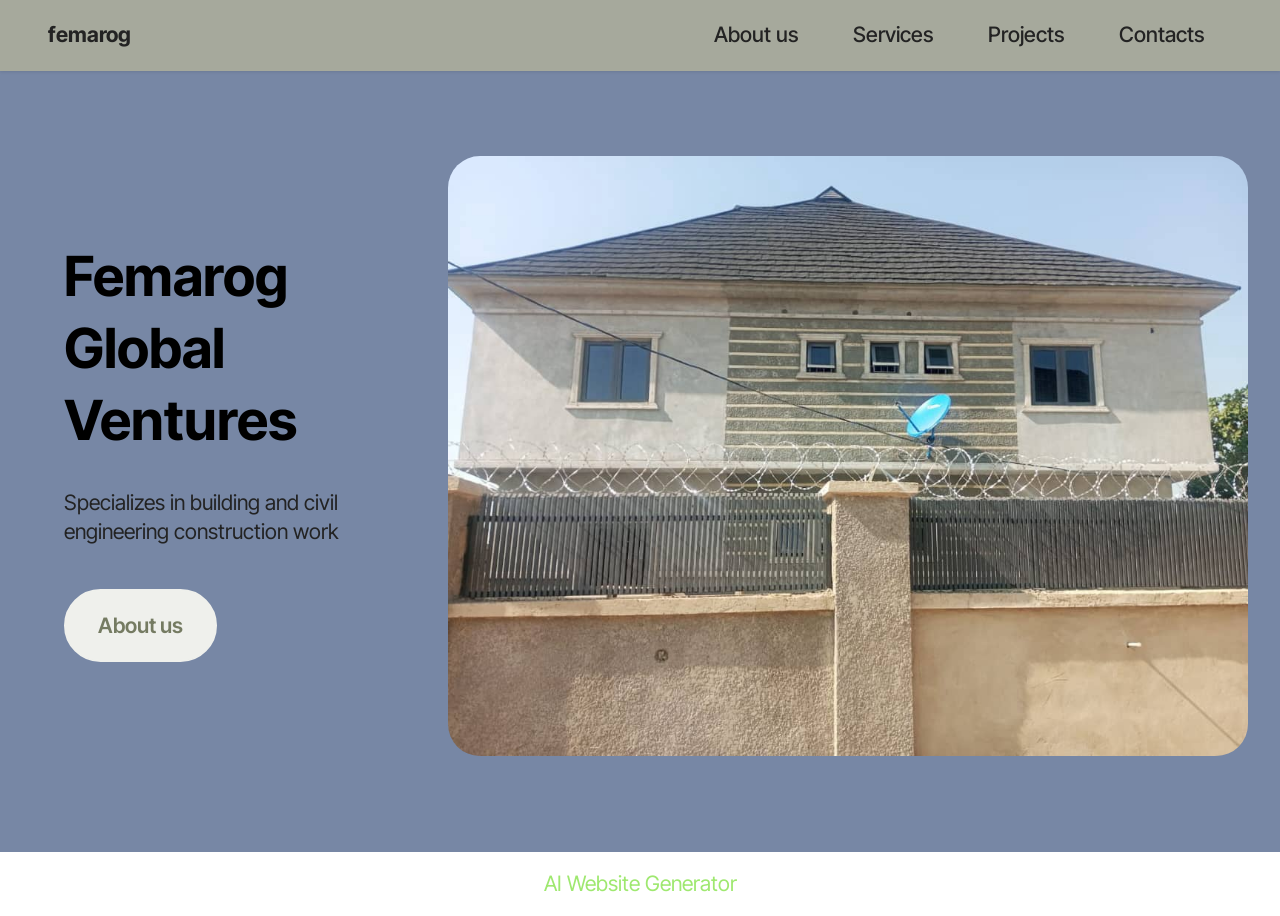
<file: index.html>
<!DOCTYPE html>
<html  >
<head>
  <!-- Site made with Mobirise Website Builder v6.1.5, https://mobirise.com -->
  <meta charset="UTF-8">
  <meta http-equiv="X-UA-Compatible" content="IE=edge">
  <meta name="generator" content="Mobirise v6.1.5, mobirise.com">
  <meta name="viewport" content="width=device-width, initial-scale=1, minimum-scale=1">
  <link rel="shortcut icon" href="assets/images/whatsapp20image202026-07-2920at2013.35.39-128x128.png" type="image/x-icon">
  <meta name="description" content="">
  
  
  <title>Home</title>
  <link rel="stylesheet" href="assets/bootstrap/css/bootstrap.min.css">
  <link rel="stylesheet" href="assets/dropdown/css/style.css">
  <link rel="stylesheet" href="assets/socicon/css/styles.css">
  <link rel="stylesheet" href="assets/theme/css/style.css">
  <link rel="preload" href="https://fonts.googleapis.com/css?family=Inter+Tight:100,200,300,400,500,600,700,800,900,100i,200i,300i,400i,500i,600i,700i,800i,900i&display=swap" as="style" onload="this.onload=null;this.rel='stylesheet'">
  <noscript><link rel="stylesheet" href="https://fonts.googleapis.com/css?family=Inter+Tight:100,200,300,400,500,600,700,800,900,100i,200i,300i,400i,500i,600i,700i,800i,900i&display=swap"></noscript>
  <link rel="preload" as="style" href="assets/mobirise/css/mbr-additional.css?v=5v5zsK"><link rel="stylesheet" href="assets/mobirise/css/mbr-additional.css?v=5v5zsK" type="text/css">

  
  
  
</head>
<body>
  
  <section data-bs-version="5.1" class="menu menu1 cid-vqHD6whtpl" once="menu" id="menu1-1">
    

    <nav class="navbar navbar-dropdown navbar-fixed-top navbar-expand-lg">
        <div class="container">
            <div class="navbar-brand">
                
                <span class="navbar-caption-wrap"><a class="navbar-caption text-black display-7" href="https://mobiri.se">femarog</a></span>
            </div>
            <button class="navbar-toggler" type="button" data-toggle="collapse" data-bs-toggle="collapse" data-target="#navbarSupportedContent" data-bs-target="#navbarSupportedContent" aria-controls="navbarNavAltMarkup" aria-expanded="false" aria-label="Toggle navigation">
                <div class="hamburger">
                    <span></span>
                    <span></span>
                    <span></span>
                    <span></span>
                </div>
            </button>
            <div class="collapse navbar-collapse" id="navbarSupportedContent">
                <ul class="navbar-nav nav-dropdown nav-right" data-app-modern-menu="true"><li class="nav-item"><a class="nav-link link text-black text-primary display-4" href="About-us.html">
                            About us</a></li>
                    <li class="nav-item"><a class="nav-link link text-black text-primary display-4" href="Services.html">
                            Services</a></li><li class="nav-item"><a class="nav-link link text-black text-primary display-4" href="Projects.html">Projects</a></li>
                    <li class="nav-item"><a class="nav-link link text-black display-4" href="https://mobiri.se">Contacts</a>
                    </li></ul>
                
                
            </div>
        </div>
    </nav>
</section>

<section data-bs-version="5.1" class="header1 cid-vqHCObIzRl" id="header01-0">
	

	
	

	<div class="container-fluid">
		<div class="row justify-content-center">
			<div class="col-12 col-md-12 col-lg-8 image-wrapper">
				<img class="w-100" src="assets/images/8989-1080x810.jpg" alt="Mobirise Website Builder">
			</div>
			<div class="col-12 col-lg col-md-12">
				<div class="text-wrapper align-left">
					<h1 class="mbr-section-title mbr-fonts-style mb-4 display-2"><strong>Femarog Global Ventures</strong></h1>
					<p class="mbr-text mbr-fonts-style mb-4 display-7">Specializes in building and civil engineering construction work</p>
					<div class="mbr-section-btn mt-3"><a class="btn btn-white display-7" href="About-us.html">About us</a></div>
				</div>
			</div>
		</div>
	</div>
</section><section class="display-7" style="padding: 0;align-items: center;justify-content: center;flex-wrap: wrap;    align-content: center;display: flex;position: relative;height: 4rem;"><a href="https://mobiri.se/" style="flex: 1 1;height: 4rem;position: absolute;width: 100%;z-index: 1;"><img alt="" style="height: 4rem;" src="[data-uri]"></a><p style="margin: 0;text-align: center;" class="display-7">&#8204;</p><a style="z-index:1" href="https://mobirise.com/builder/ai-website-generator.html">AI Website Generator</a></section><script src="assets/bootstrap/js/bootstrap.bundle.min.js"></script>  <script src="assets/smoothscroll/smooth-scroll.js"></script>  <script src="assets/ytplayer/index.js"></script>  <script src="assets/dropdown/js/navbar-dropdown.js"></script>  <script src="assets/theme/js/script.js"></script>  
  
  
</body>
</html>
</file>
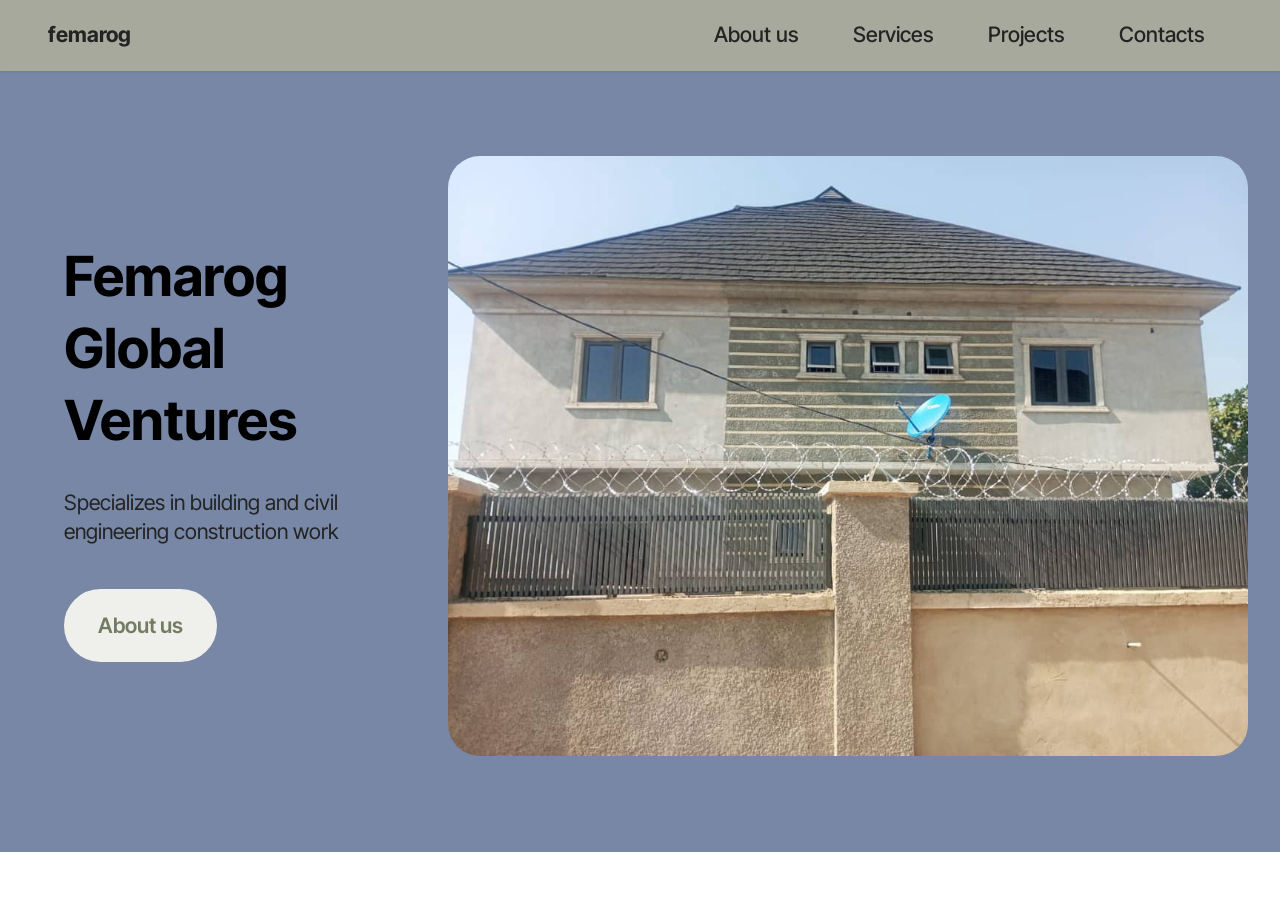
<file: Femarog-main/index.html>
<!DOCTYPE html>
<html  >
<head>
  
  <meta charset="UTF-8">
  <meta http-equiv="X-UA-Compatible" content="IE=edge">
  <meta name="viewport" content="width=device-width, initial-scale=1, minimum-scale=1">
  <link rel="shortcut icon" href="assets/images/whatsapp20image202026-07-2920at2013.35.39-128x128.png" type="image/x-icon">
  <meta name="description" content="">
  
  
  <title>Home</title>
  <link rel="stylesheet" href="assets/bootstrap/css/bootstrap.min.css">
  <link rel="stylesheet" href="assets/dropdown/css/style.css">
  <link rel="stylesheet" href="assets/socicon/css/styles.css">
  <link rel="stylesheet" href="assets/theme/css/style.css">
  <link rel="preload" href="https://fonts.googleapis.com/css?family=Inter+Tight:100,200,300,400,500,600,700,800,900,100i,200i,300i,400i,500i,600i,700i,800i,900i&display=swap" as="style" onload="this.onload=null;this.rel='stylesheet'">
  <noscript><link rel="stylesheet" href="https://fonts.googleapis.com/css?family=Inter+Tight:100,200,300,400,500,600,700,800,900,100i,200i,300i,400i,500i,600i,700i,800i,900i&display=swap"></noscript>
  <link rel="preload" as="style" href="assets/mobirise/css/mbr-additional.css?v=SyfDSm"><link rel="stylesheet" href="assets/mobirise/css/mbr-additional.css?v=SyfDSm" type="text/css">

  
  
  
</head>
<body>
  
  <section data-bs-version="5.1" class="menu menu1 cid-vqHD6whtpl" once="menu" id="menu1-1">
    

    <nav class="navbar navbar-dropdown navbar-fixed-top navbar-expand-lg">
        <div class="container">
            <div class="navbar-brand">
                
                <span class="navbar-caption-wrap"><a class="navbar-caption text-black display-7" href="https://mobiri.se">femarog</a></span>
            </div>
            <button class="navbar-toggler" type="button" data-toggle="collapse" data-bs-toggle="collapse" data-target="#navbarSupportedContent" data-bs-target="#navbarSupportedContent" aria-controls="navbarNavAltMarkup" aria-expanded="false" aria-label="Toggle navigation">
                <div class="hamburger">
                    <span></span>
                    <span></span>
                    <span></span>
                    <span></span>
                </div>
            </button>
            <div class="collapse navbar-collapse" id="navbarSupportedContent">
                <ul class="navbar-nav nav-dropdown nav-right" data-app-modern-menu="true"><li class="nav-item"><a class="nav-link link text-black text-primary display-4" href="About-us.html">
                            About us</a></li>
                    <li class="nav-item"><a class="nav-link link text-black text-primary display-4" href="Services.html">
                            Services</a></li><li class="nav-item"><a class="nav-link link text-black text-primary display-4" href="Projects.html">Projects</a></li>
                    <li class="nav-item"><a class="nav-link link text-black display-4" href="https://mobiri.se">Contacts</a>
                    </li></ul>
                
                
            </div>
        </div>
    </nav>
</section>

<section data-bs-version="5.1" class="header1 cid-vqHCObIzRl" id="header01-0">
	

	
	

	<div class="container-fluid">
		<div class="row justify-content-center">
			<div class="col-12 col-md-12 col-lg-8 image-wrapper">
				<img class="w-100" src="assets/images/8989-1080x810.jpg" alt="">
			</div>
			<div class="col-12 col-lg col-md-12">
				<div class="text-wrapper align-left">
					<h1 class="mbr-section-title mbr-fonts-style mb-4 display-2"><strong>Femarog Global Ventures</strong></h1>
					<p class="mbr-text mbr-fonts-style mb-4 display-7">Specializes in building and civil engineering construction work</p>
					<div class="mbr-section-btn mt-3"><a class="btn btn-white display-7" href="About-us.html">About us</a></div>
				</div>
			</div>
		</div>
	</div>
</section><script src="assets/bootstrap/js/bootstrap.bundle.min.js"></script>  <script src="assets/smoothscroll/smooth-scroll.js"></script>  <script src="assets/ytplayer/index.js"></script>  <script src="assets/dropdown/js/navbar-dropdown.js"></script>  <script src="assets/theme/js/script.js"></script>  
  
  
</body>
</html>
</file>
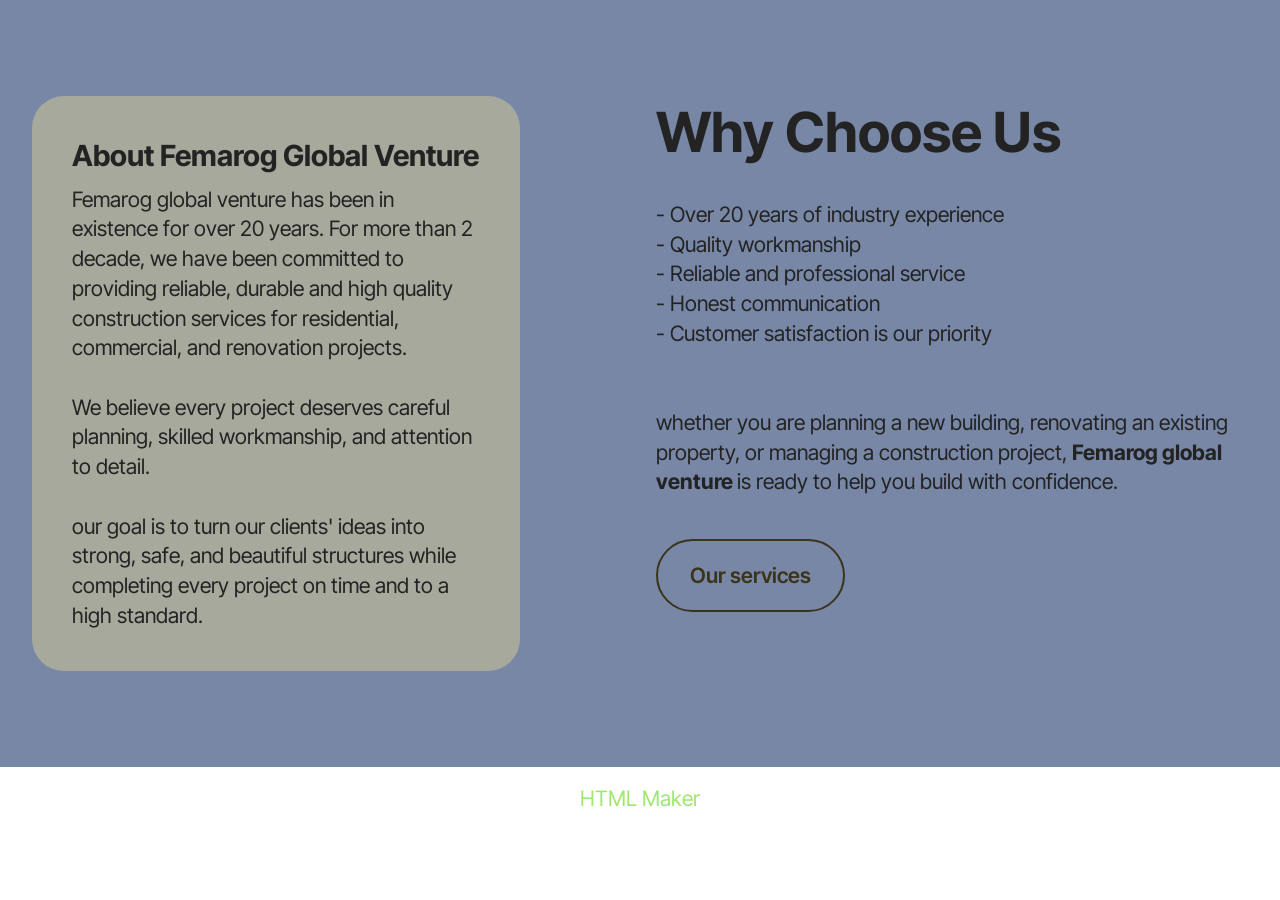
<file: About-us.html>
<!DOCTYPE html>
<html  >
<head>
  <!-- Site made with Mobirise Website Builder v6.1.5, https://mobirise.com -->
  <meta charset="UTF-8">
  <meta http-equiv="X-UA-Compatible" content="IE=edge">
  <meta name="generator" content="Mobirise v6.1.5, mobirise.com">
  <meta name="viewport" content="width=device-width, initial-scale=1, minimum-scale=1">
  <link rel="shortcut icon" href="assets/images/whatsapp20image202026-07-2920at2013.35.39-128x128.png" type="image/x-icon">
  <meta name="description" content="">
  
  
  <title>About us</title>
  <link rel="stylesheet" href="assets/bootstrap/css/bootstrap.min.css">
  <link rel="stylesheet" href="assets/theme/css/style.css">
  <link rel="preload" href="https://fonts.googleapis.com/css?family=Inter+Tight:100,200,300,400,500,600,700,800,900,100i,200i,300i,400i,500i,600i,700i,800i,900i&display=swap" as="style" onload="this.onload=null;this.rel='stylesheet'">
  <noscript><link rel="stylesheet" href="https://fonts.googleapis.com/css?family=Inter+Tight:100,200,300,400,500,600,700,800,900,100i,200i,300i,400i,500i,600i,700i,800i,900i&display=swap"></noscript>
  <link rel="preload" as="style" href="assets/mobirise/css/mbr-additional.css?v=eGM1gl"><link rel="stylesheet" href="assets/mobirise/css/mbr-additional.css?v=eGM1gl" type="text/css">

  
  
  
</head>
<body>
  
  <section data-bs-version="5.1" class="header6 cid-vqHHt4J8WQ" id="header06-2">
	

	
	

	<div class="container">
		<div class="row">
			<div class="col-12 col-lg-5">
				<div class="card-wrapper">
					<h3 class="mbr-section-cardtitle mbr-fonts-style mb-2 display-5"><strong>About Femarog Global Venture</strong></h3>

					<p class="mbr-cardtext mbr-fonts-style mb-0 display-7">Femarog global venture has been in existence for over 20 years. For more than 2 decade, we have been committed to providing reliable, durable and high quality construction services for residential, commercial, and renovation projects. <br><br>We believe every project deserves careful planning, skilled workmanship, and attention to detail.<br><br>our goal is to turn our clients' ideas into strong, safe, and beautiful structures while completing every project on time and to a high standard.</p>
				</div>
			</div>
			<div class="col-12 col-lg-6">
				<h1 class="mbr-section-title mbr-fonts-style mb-4 display-2"><strong>Why Choose Us</strong></h1>
				
				<p class="mbr-text mbr-fonts-style mb-4 display-7">- Over 20 years of industry experience<br>- Quality workmanship<br>- Reliable and professional service<br>- Honest communication<br>- Customer satisfaction is our priority<br><br><br>whether you are planning a new building, renovating an existing property, or managing a construction project, <strong>Femarog global</strong> <strong>venture </strong>is ready to help you build with confidence.</p>
				<div class="mbr-section-btn mt-4"><a class="btn btn-success-outline display-7" href="Services.html">Our services</a></div>
			</div>
		</div>
	</div>
</section><section class="display-7" style="padding: 0;align-items: center;justify-content: center;flex-wrap: wrap;    align-content: center;display: flex;position: relative;height: 4rem;"><a href="https://mobiri.se/" style="flex: 1 1;height: 4rem;position: absolute;width: 100%;z-index: 1;"><img alt="" style="height: 4rem;" src="[data-uri]"></a><p style="margin: 0;text-align: center;" class="display-7">&#8204;</p><a style="z-index:1" href="https://mobirise.com/html-builder.html">HTML Maker</a></section><script src="assets/bootstrap/js/bootstrap.bundle.min.js"></script>  <script src="assets/smoothscroll/smooth-scroll.js"></script>  <script src="assets/ytplayer/index.js"></script>  <script src="assets/theme/js/script.js"></script>  
  
  
</body>
</html>
</file>
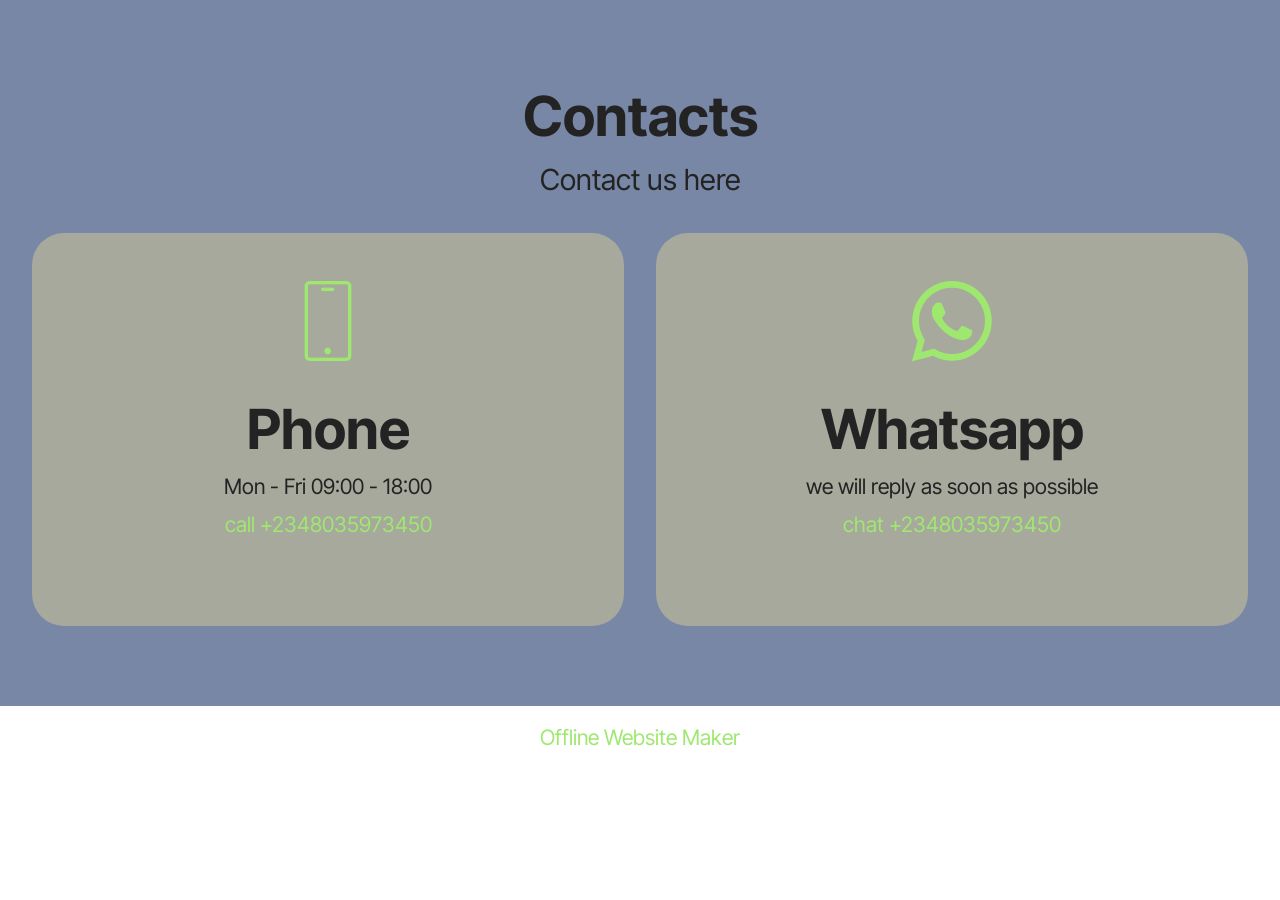
<file: Contacts.html>
<!DOCTYPE html>
<html  >
<head>
  <!-- Site made with Mobirise Website Builder v6.1.5, https://mobirise.com -->
  <meta charset="UTF-8">
  <meta http-equiv="X-UA-Compatible" content="IE=edge">
  <meta name="generator" content="Mobirise v6.1.5, mobirise.com">
  <meta name="viewport" content="width=device-width, initial-scale=1, minimum-scale=1">
  <link rel="shortcut icon" href="assets/images/whatsapp20image202026-07-2920at2013.35.39-128x128.png" type="image/x-icon">
  <meta name="description" content="">
  
  
  <title>Contacts</title>
  <link rel="stylesheet" href="assets/web/assets/mobirise-icons2/mobirise2.css">
  <link rel="stylesheet" href="assets/web/assets/mobirise-icons/mobirise-icons.css">
  <link rel="stylesheet" href="assets/bootstrap/css/bootstrap.min.css">
  <link rel="stylesheet" href="assets/socicon/css/styles.css">
  <link rel="stylesheet" href="assets/theme/css/style.css">
  <link rel="preload" href="https://fonts.googleapis.com/css?family=Inter+Tight:100,200,300,400,500,600,700,800,900,100i,200i,300i,400i,500i,600i,700i,800i,900i&display=swap" as="style" onload="this.onload=null;this.rel='stylesheet'">
  <noscript><link rel="stylesheet" href="https://fonts.googleapis.com/css?family=Inter+Tight:100,200,300,400,500,600,700,800,900,100i,200i,300i,400i,500i,600i,700i,800i,900i&display=swap"></noscript>
  <link rel="preload" as="style" href="assets/mobirise/css/mbr-additional.css?v=2Cg1TD"><link rel="stylesheet" href="assets/mobirise/css/mbr-additional.css?v=2Cg1TD" type="text/css">

  
  
  
</head>
<body>
  
  <section data-bs-version="5.1" class="contacts1 cid-vqI6K6jVNj" id="contacts1-f">

    

    
    
    <div class="container">
        <div class="mbr-section-head">
            <h3 class="mbr-section-title mbr-fonts-style align-center mb-0 display-2">
                <strong>Contacts</strong>
            </h3>
            <h4 class="mbr-section-subtitle mbr-fonts-style align-center mb-0 mt-2 display-5">
                Contact us here</h4>
        </div>
        <div class="row justify-content-center mt-4">
            <div class="card col-12 col-lg-6">
                <div class="card-wrapper">
                    <div class="card-box align-center">
                        <div class="image-wrapper">
                            <a href="tel:+2348035973450"><span class="mbr-iconfont mbri-mobile"></span></a>
                        </div>
                        <h4 class="card-title mbr-fonts-style mb-2 display-2"><strong>Phone</strong></h4>
                        <p class="mbr-text mbr-fonts-style mb-2 display-4">Mon - Fri 09:00 - 18:00</p>
                        <h5 class="link mbr-fonts-style display-7"><a href="tel:+2348035973450" class="text-primary">call +2348035973450</a></h5>
                    </div>
                </div>
            </div>
            <div class="card col-12 col-lg-6">
                <div class="card-wrapper">
                    <div class="card-box align-center">
                        <div class="image-wrapper">
                            <span class="mbr-iconfont socicon-whatsapp socicon"></span>
                        </div>
                        <h4 class="card-title mbr-fonts-style align-center mb-2 display-2"><strong>Whatsapp</strong></h4>
                        <p class="mbr-text mbr-fonts-style mb-2 display-4">we will reply as soon as possible</p>
                        <h5 class="link mbr-black mbr-fonts-style display-7"><a href="tel:+2348035973450" class="text-primary">chat +2348035973450</a><br><br></h5>
                    </div>
                </div>
            </div>
        </div>
    </div>
</section><section class="display-7" style="padding: 0;align-items: center;justify-content: center;flex-wrap: wrap;    align-content: center;display: flex;position: relative;height: 4rem;"><a href="https://mobiri.se/" style="flex: 1 1;height: 4rem;position: absolute;width: 100%;z-index: 1;"><img alt="" style="height: 4rem;" src="[data-uri]"></a><p style="margin: 0;text-align: center;" class="display-7">&#8204;</p><a style="z-index:1" href="https://mobirise.com/offline-website-builder.html">Offline Website Maker</a></section><script src="assets/bootstrap/js/bootstrap.bundle.min.js"></script>  <script src="assets/smoothscroll/smooth-scroll.js"></script>  <script src="assets/ytplayer/index.js"></script>  <script src="assets/theme/js/script.js"></script>  
  
  
</body>
</html>
</file>
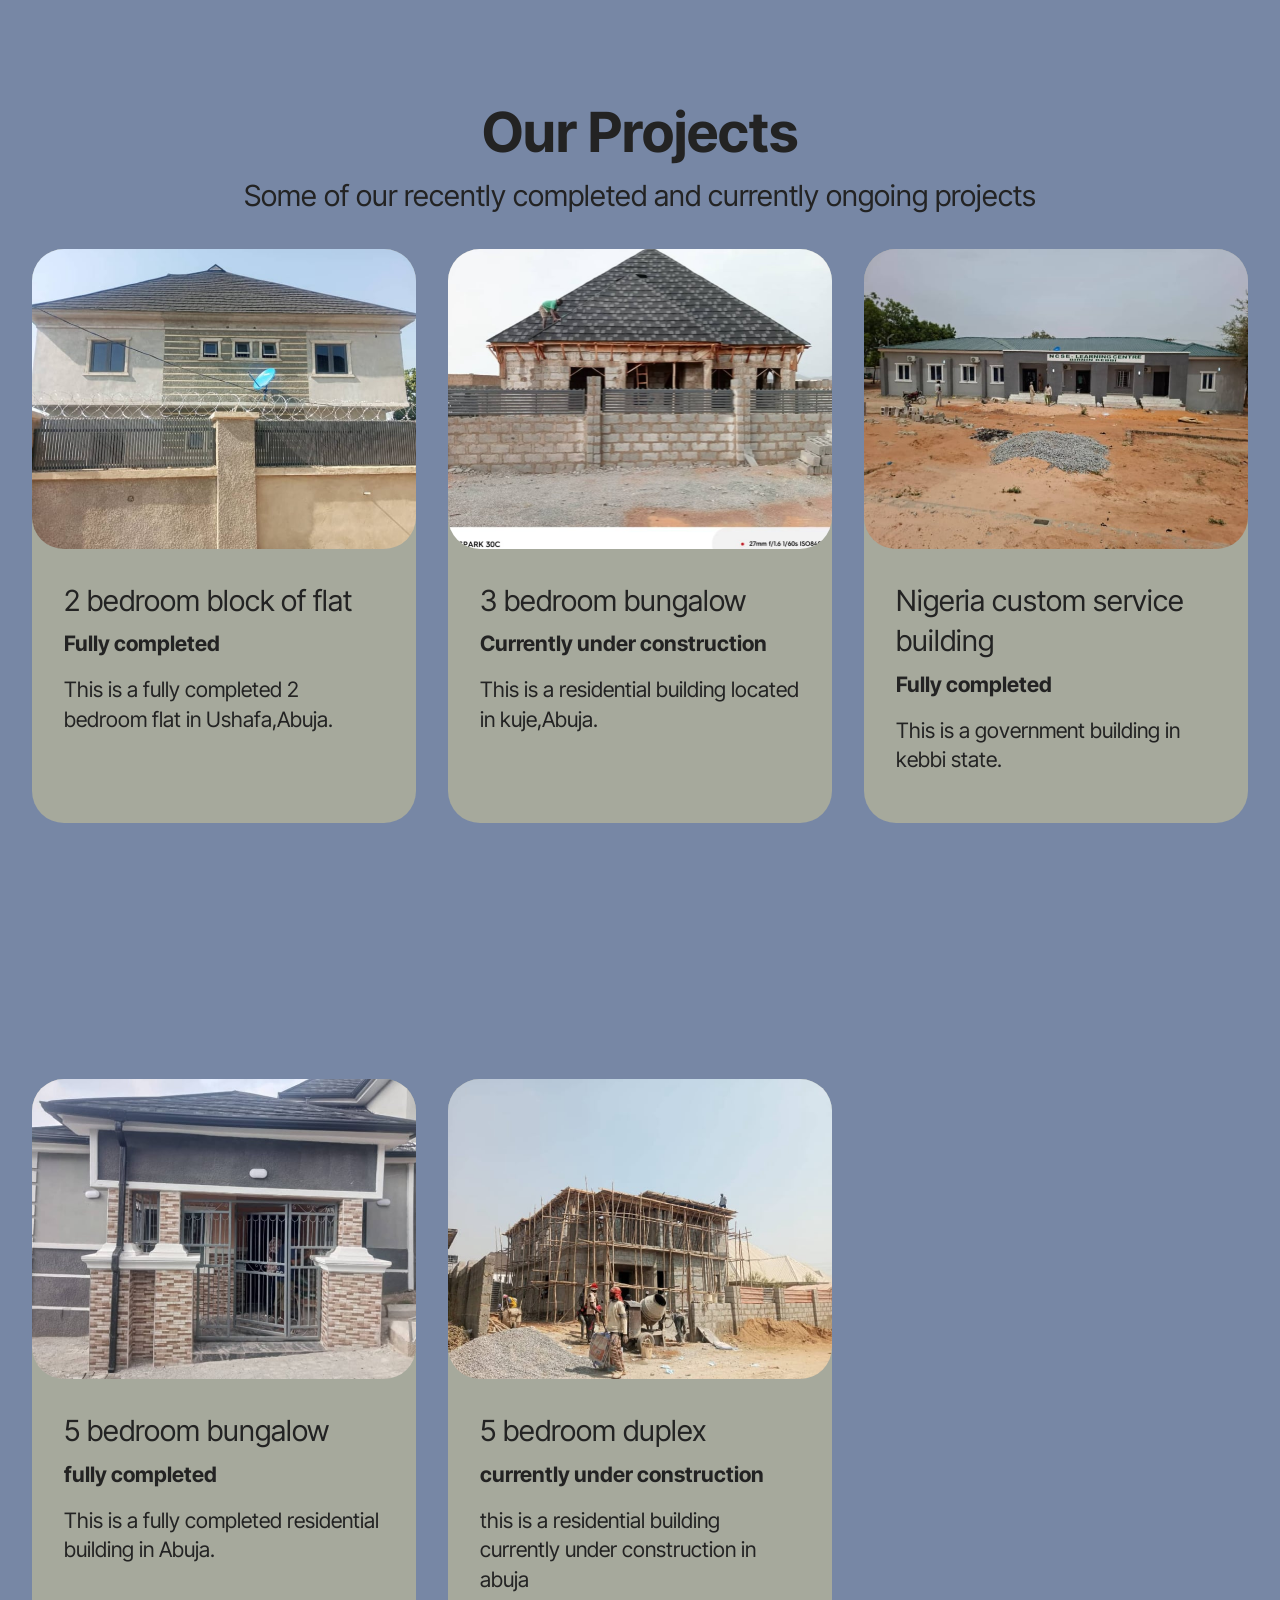
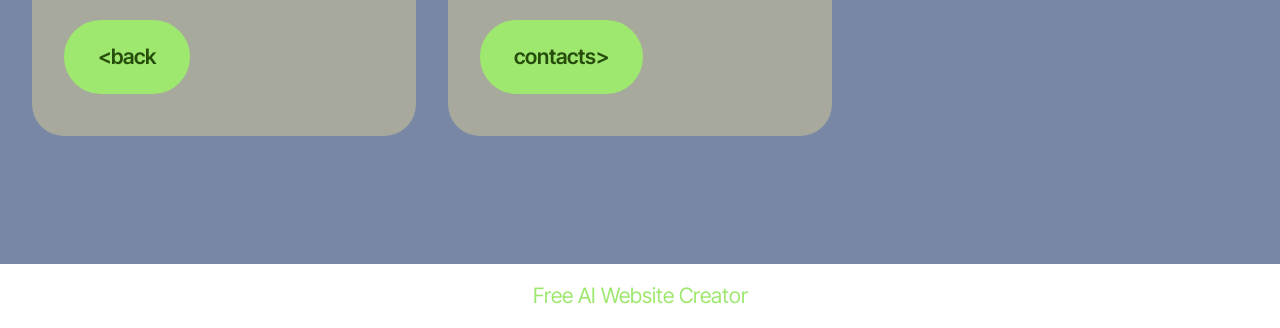
<file: Projects.html>
<!DOCTYPE html>
<html  >
<head>
  <!-- Site made with Mobirise Website Builder v6.1.5, https://mobirise.com -->
  <meta charset="UTF-8">
  <meta http-equiv="X-UA-Compatible" content="IE=edge">
  <meta name="generator" content="Mobirise v6.1.5, mobirise.com">
  <meta name="viewport" content="width=device-width, initial-scale=1, minimum-scale=1">
  <link rel="shortcut icon" href="assets/images/whatsapp20image202026-07-2920at2013.35.39-128x128.png" type="image/x-icon">
  <meta name="description" content="">
  
  
  <title>Projects</title>
  <link rel="stylesheet" href="assets/bootstrap/css/bootstrap.min.css">
  <link rel="stylesheet" href="assets/theme/css/style.css">
  <link rel="preload" href="https://fonts.googleapis.com/css?family=Inter+Tight:100,200,300,400,500,600,700,800,900,100i,200i,300i,400i,500i,600i,700i,800i,900i&display=swap" as="style" onload="this.onload=null;this.rel='stylesheet'">
  <noscript><link rel="stylesheet" href="https://fonts.googleapis.com/css?family=Inter+Tight:100,200,300,400,500,600,700,800,900,100i,200i,300i,400i,500i,600i,700i,800i,900i&display=swap"></noscript>
  <link rel="preload" as="style" href="assets/mobirise/css/mbr-additional.css?v=r7oOHG"><link rel="stylesheet" href="assets/mobirise/css/mbr-additional.css?v=r7oOHG" type="text/css">

  
  
  
</head>
<body>
  
  <section data-bs-version="5.1" class="content2 cid-vqHYfCpz1S" id="content2-9">
    
    
    <div class="container">
        <div class="mbr-section-head">
            <h4 class="mbr-section-title mbr-fonts-style align-center mb-0 display-2"><strong>Our Projects</strong></h4>
            <h5 class="mbr-section-subtitle mbr-fonts-style align-center mb-0 mt-2 display-5">Some of our recently completed and currently ongoing projects</h5>
        </div>
        <div class="row mt-4">
            <div class="item features-image col-12 col-md-6 col-lg-4">
                <div class="item-wrapper">
                    <div class="item-img">
                        <img src="assets/images/8989-770x578.jpg" alt="Mobirise Website Builder" title="">
                    </div>
                    <div class="item-content">
                        <h5 class="item-title mbr-fonts-style display-5">2 bedroom block of flat</h5>
                        <h6 class="item-subtitle mbr-fonts-style mt-1 display-7"><strong>Fully completed</strong></h6>
                        <p class="mbr-text mbr-fonts-style mt-3 display-7">This is a fully completed 2 bedroom flat in Ushafa,Abuja.</p>
                    </div>
                    
                </div>
            </div>
            <div class="item features-image col-12 col-md-6 col-lg-4">
                <div class="item-wrapper">
                    <div class="item-img">
                        <img src="assets/images/whatsapp-image-2026-07-28-at-16.54.10-770x650.jpg" alt="Mobirise Website Builder" title="">
                    </div>
                    <div class="item-content">
                        <h5 class="item-title mbr-fonts-style display-5">3 bedroom bungalow&nbsp;</h5>
                        <h6 class="item-subtitle mbr-fonts-style mt-1 display-7"><strong>Currently under construction</strong></h6>
                        <p class="mbr-text mbr-fonts-style mt-3 display-7">This is a residential building located in kuje,Abuja.</p>
                    </div>
                    
                </div>
            </div>
            <div class="item features-image col-12 col-md-6 col-lg-4">
                <div class="item-wrapper">
                    <div class="item-img">
                        <img src="assets/images/whatsapp-image-2026-07-28-at-16.57.47-770x578.jpg" alt="Mobirise Website Builder" title="">
                    </div>
                    <div class="item-content">
                        <h5 class="item-title mbr-fonts-style display-5">Nigeria custom service building</h5>
                        <h6 class="item-subtitle mbr-fonts-style mt-1 display-7"><strong>Fully completed</strong></h6>
                        <p class="mbr-text mbr-fonts-style mt-3 display-7">This is a government building in kebbi state.</p>
                    </div>
                    
                </div>
            </div>

        </div>
    </div>
</section>

<section data-bs-version="5.1" class="content2 cid-vqI3j6sGdw" id="content2-b">
    
    
    <div class="container">
        <div class="mbr-section-head">
            <h4 class="mbr-section-title mbr-fonts-style align-center mb-0 display-2"></h4>
            <h5 class="mbr-section-subtitle mbr-fonts-style align-center mb-0 mt-2 display-5"></h5>
        </div>
        <div class="row mt-4">
            <div class="item features-image col-12 col-md-6 col-lg-4">
                <div class="item-wrapper">
                    <div class="item-img">
                        <img src="assets/images/whatsapp-image-2026-07-28-at-16.54.14-770x578.jpg" alt="Mobirise Website Builder" title="">
                    </div>
                    <div class="item-content">
                        <h5 class="item-title mbr-fonts-style display-5">5 bedroom bungalow</h5>
                        <h6 class="item-subtitle mbr-fonts-style mt-1 display-7"><strong>fully completed</strong></h6>
                        <p class="mbr-text mbr-fonts-style mt-3 display-7">This is a fully completed residential building in Abuja.</p>
                    </div>
                    <div class="mbr-section-btn item-footer mt-2"><a href="Services.html" class="btn item-btn btn-primary display-7" target="_blank">&lt;back</a></div>
                </div>
            </div>
            <div class="item features-image col-12 col-md-6 col-lg-4">
                <div class="item-wrapper">
                    <div class="item-img">
                        <img src="assets/images/whatsapp20image202026-07-2820at2016.54.95-770x578.jpg" alt="Mobirise Website Builder" title="">
                    </div>
                    <div class="item-content">
                        <h5 class="item-title mbr-fonts-style display-5">5 bedroom duplex</h5>
                        <h6 class="item-subtitle mbr-fonts-style mt-1 display-7"><strong>currently under construction</strong></h6>
                        <p class="mbr-text mbr-fonts-style mt-3 display-7">this is a residential building currently under construction in abuja</p>
                    </div>
                    <div class="mbr-section-btn item-footer mt-2"><a href="Contacts.html" class="btn btn-primary item-btn display-7" target="_blank">contacts&gt;</a></div>
                </div>
            </div>
            

        </div>
    </div>
</section><section class="display-7" style="padding: 0;align-items: center;justify-content: center;flex-wrap: wrap;    align-content: center;display: flex;position: relative;height: 4rem;"><a href="https://mobiri.se/" style="flex: 1 1;height: 4rem;position: absolute;width: 100%;z-index: 1;"><img alt="" style="height: 4rem;" src="[data-uri]"></a><p style="margin: 0;text-align: center;" class="display-7">&#8204;</p><a style="z-index:1" href="https://mobirise.com/builder/ai-website-creator.html">Free AI Website Creator</a></section><script src="assets/bootstrap/js/bootstrap.bundle.min.js"></script>  <script src="assets/smoothscroll/smooth-scroll.js"></script>  <script src="assets/ytplayer/index.js"></script>  <script src="assets/theme/js/script.js"></script>  
  
  
</body>
</html>
</file>
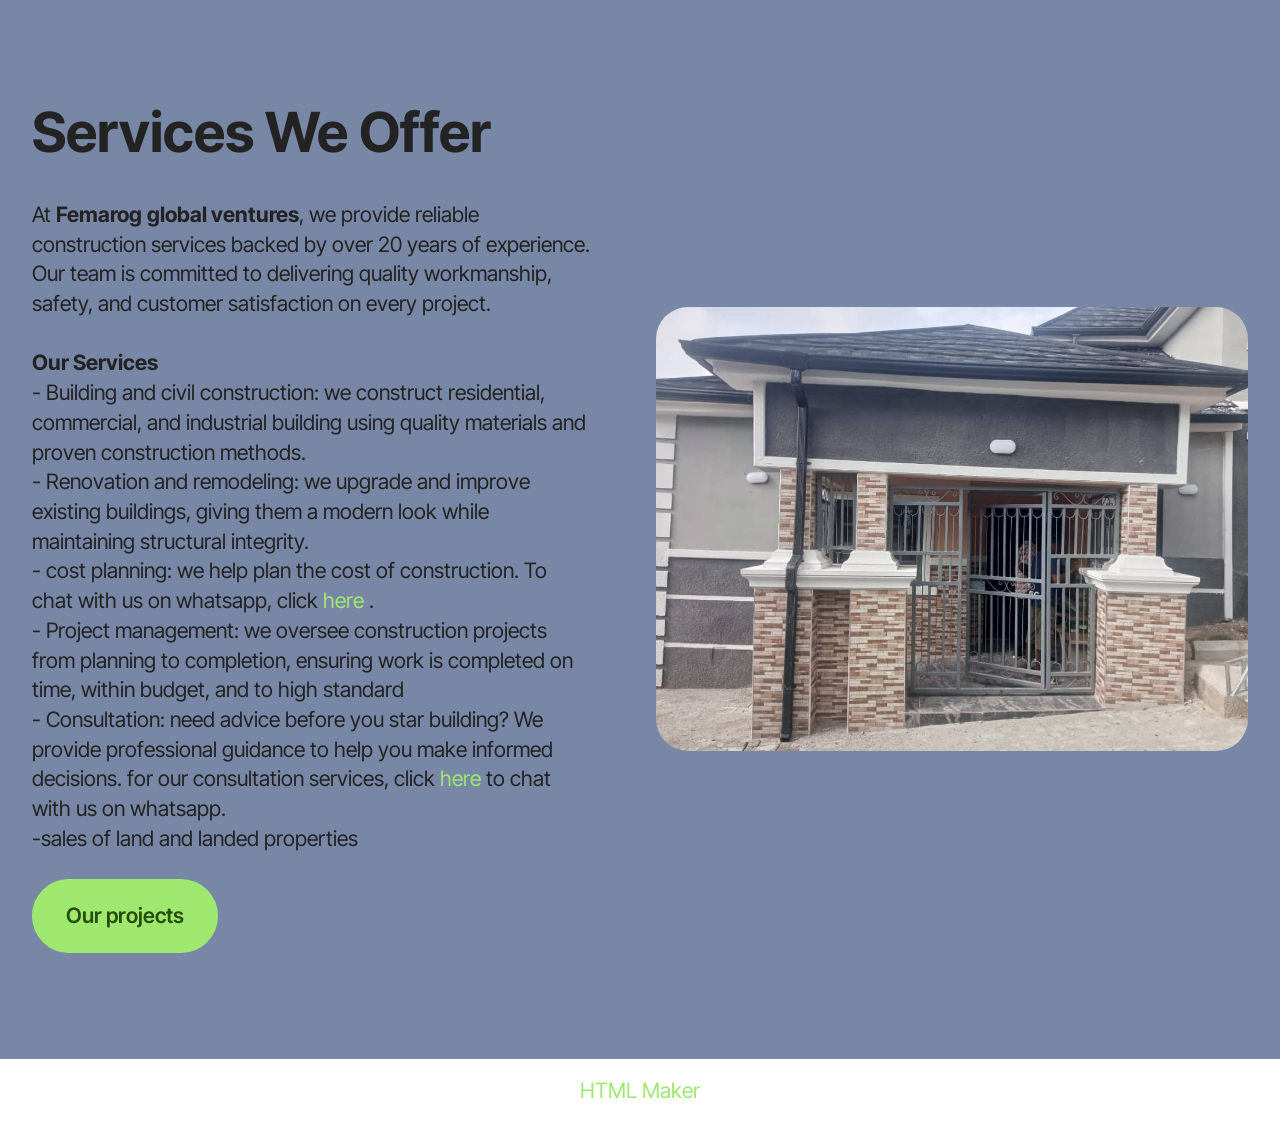
<file: Services.html>
<!DOCTYPE html>
<html  >
<head>
  <!-- Site made with Mobirise Website Builder v6.1.5, https://mobirise.com -->
  <meta charset="UTF-8">
  <meta http-equiv="X-UA-Compatible" content="IE=edge">
  <meta name="generator" content="Mobirise v6.1.5, mobirise.com">
  <meta name="viewport" content="width=device-width, initial-scale=1, minimum-scale=1">
  <link rel="shortcut icon" href="assets/images/whatsapp20image202026-07-2920at2013.35.39-128x128.png" type="image/x-icon">
  <meta name="description" content="">
  
  
  <title>Services</title>
  <link rel="stylesheet" href="assets/web/assets/mobirise-icons2/mobirise2.css">
  <link rel="stylesheet" href="assets/bootstrap/css/bootstrap.min.css">
  <link rel="stylesheet" href="assets/theme/css/style.css">
  <link rel="preload" href="https://fonts.googleapis.com/css?family=Inter+Tight:100,200,300,400,500,600,700,800,900,100i,200i,300i,400i,500i,600i,700i,800i,900i&display=swap" as="style" onload="this.onload=null;this.rel='stylesheet'">
  <noscript><link rel="stylesheet" href="https://fonts.googleapis.com/css?family=Inter+Tight:100,200,300,400,500,600,700,800,900,100i,200i,300i,400i,500i,600i,700i,800i,900i&display=swap"></noscript>
  <link rel="preload" as="style" href="assets/mobirise/css/mbr-additional.css?v=KQH12D"><link rel="stylesheet" href="assets/mobirise/css/mbr-additional.css?v=KQH12D" type="text/css">

  
  
  
</head>
<body>
  
  <section data-bs-version="5.1" class="features19 cid-vqHO0WH0Lw" id="features19-4">

    

    
    
    <div class="container">
        <div class="row justify-content-center">
            <div class="card col-12 col-lg">
                <div class="card-wrapper">
                    <h6 class="card-title mbr-fonts-style mb-4 display-2"><strong>Services We Offer</strong></h6>
                    <p class="mbr-text mbr-fonts-style display-7">At <strong>Femarog</strong> <strong>global ventures</strong>, we provide reliable construction services backed by over 20 years of experience. Our team is committed to delivering quality workmanship, safety, and customer satisfaction on every project.<br><br><strong>Our Services</strong><br>-&nbsp;Building and civil construction: we construct residential, commercial, and industrial building using quality materials and proven construction methods.<br>- Renovation and remodeling: we upgrade and improve existing buildings, giving them a modern look while maintaining structural integrity.<br>- cost planning: we help plan the cost of construction. To chat with us on whatsapp, click <a href="https://wa.me/2348035973450?text=Hello%20%20I%20would%20like%20to%20make%20an%20enquiry%20about%20your%20construction%20services." class="text-primary">here&nbsp;</a>.<br>- Project management: we oversee construction projects from planning to completion, ensuring work is completed on time, within budget, and to high standard<br>- Consultation: need advice before you star building? We provide professional guidance to help you make informed decisions. for our consultation services, click <a href="https://wa.me/2348035973450?text=Hello%20%20I%20would%20like%20to%20make%20an%20enquiry%20about%20your%20construction%20services." class="text-primary">here </a>to chat with us on whatsapp.<br>-sales of land and landed properties</p>
                    <div class="mbr-section-btn"><a class="btn btn-primary display-4" href="Projects.html">Our projects</a></div>
                </div>
            </div>
            <div class="col-12 col-lg-6">
                <div class="image-wrapper">
                    <img src="assets/images/whatsapp-image-2026-07-28-at-16.54.14-1080x810.jpg" alt="Mobirise Website Builder">
                </div>
            </div>
        </div>
    </div>
</section><section class="display-7" style="padding: 0;align-items: center;justify-content: center;flex-wrap: wrap;    align-content: center;display: flex;position: relative;height: 4rem;"><a href="https://mobiri.se/" style="flex: 1 1;height: 4rem;position: absolute;width: 100%;z-index: 1;"><img alt="" style="height: 4rem;" src="[data-uri]"></a><p style="margin: 0;text-align: center;" class="display-7">&#8204;</p><a style="z-index:1" href="https://mobirise.com/html-builder.html">HTML Maker</a></section><script src="assets/bootstrap/js/bootstrap.bundle.min.js"></script>  <script src="assets/smoothscroll/smooth-scroll.js"></script>  <script src="assets/ytplayer/index.js"></script>  <script src="assets/theme/js/script.js"></script>  
  
  
</body>
</html>
</file>
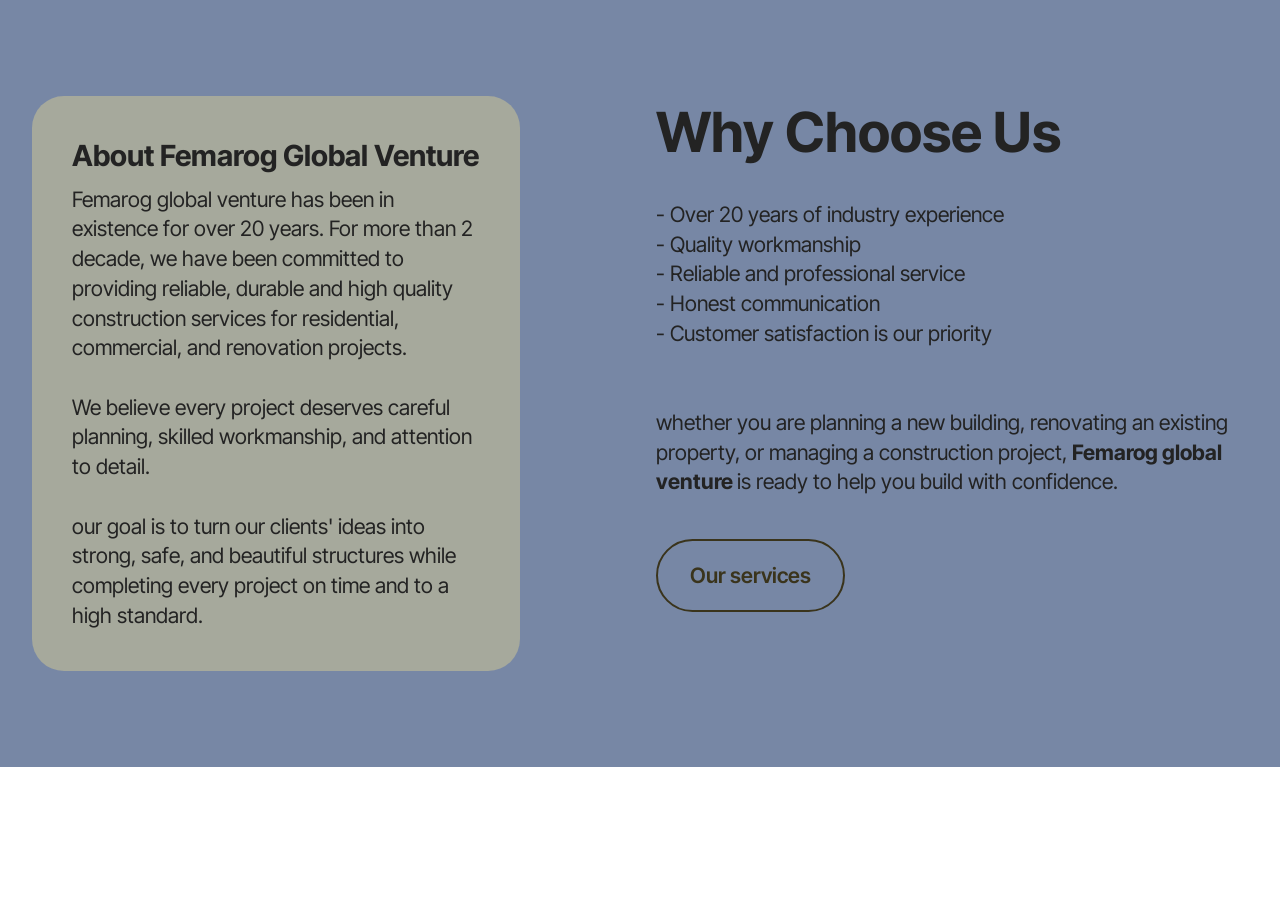
<file: Femarog-main/About-us.html>
<!DOCTYPE html>
<html  >
<head>
  
  <meta charset="UTF-8">
  <meta http-equiv="X-UA-Compatible" content="IE=edge">
  <meta name="viewport" content="width=device-width, initial-scale=1, minimum-scale=1">
  <link rel="shortcut icon" href="assets/images/whatsapp20image202026-07-2920at2013.35.39-128x128.png" type="image/x-icon">
  <meta name="description" content="">
  
  
  <title>About us</title>
  <link rel="stylesheet" href="assets/bootstrap/css/bootstrap.min.css">
  <link rel="stylesheet" href="assets/theme/css/style.css">
  <link rel="preload" href="https://fonts.googleapis.com/css?family=Inter+Tight:100,200,300,400,500,600,700,800,900,100i,200i,300i,400i,500i,600i,700i,800i,900i&display=swap" as="style" onload="this.onload=null;this.rel='stylesheet'">
  <noscript><link rel="stylesheet" href="https://fonts.googleapis.com/css?family=Inter+Tight:100,200,300,400,500,600,700,800,900,100i,200i,300i,400i,500i,600i,700i,800i,900i&display=swap"></noscript>
  <link rel="preload" as="style" href="assets/mobirise/css/mbr-additional.css?v=mEwpru"><link rel="stylesheet" href="assets/mobirise/css/mbr-additional.css?v=mEwpru" type="text/css">

  
  
  
</head>
<body>
  
  <section data-bs-version="5.1" class="header6 cid-vqHHt4J8WQ" id="header06-2">
	

	
	

	<div class="container">
		<div class="row">
			<div class="col-12 col-lg-5">
				<div class="card-wrapper">
					<h3 class="mbr-section-cardtitle mbr-fonts-style mb-2 display-5"><strong>About Femarog Global Venture</strong></h3>

					<p class="mbr-cardtext mbr-fonts-style mb-0 display-7">Femarog global venture has been in existence for over 20 years. For more than 2 decade, we have been committed to providing reliable, durable and high quality construction services for residential, commercial, and renovation projects. <br><br>We believe every project deserves careful planning, skilled workmanship, and attention to detail.<br><br>our goal is to turn our clients' ideas into strong, safe, and beautiful structures while completing every project on time and to a high standard.</p>
				</div>
			</div>
			<div class="col-12 col-lg-6">
				<h1 class="mbr-section-title mbr-fonts-style mb-4 display-2"><strong>Why Choose Us</strong></h1>
				
				<p class="mbr-text mbr-fonts-style mb-4 display-7">- Over 20 years of industry experience<br>- Quality workmanship<br>- Reliable and professional service<br>- Honest communication<br>- Customer satisfaction is our priority<br><br><br>whether you are planning a new building, renovating an existing property, or managing a construction project, <strong>Femarog global</strong> <strong>venture </strong>is ready to help you build with confidence.</p>
				<div class="mbr-section-btn mt-4"><a class="btn btn-success-outline display-7" href="Services.html">Our services</a></div>
			</div>
		</div>
	</div>
</section><script src="assets/bootstrap/js/bootstrap.bundle.min.js"></script>  <script src="assets/smoothscroll/smooth-scroll.js"></script>  <script src="assets/ytplayer/index.js"></script>  <script src="assets/theme/js/script.js"></script>  
  
  
</body>
</html>
</file>
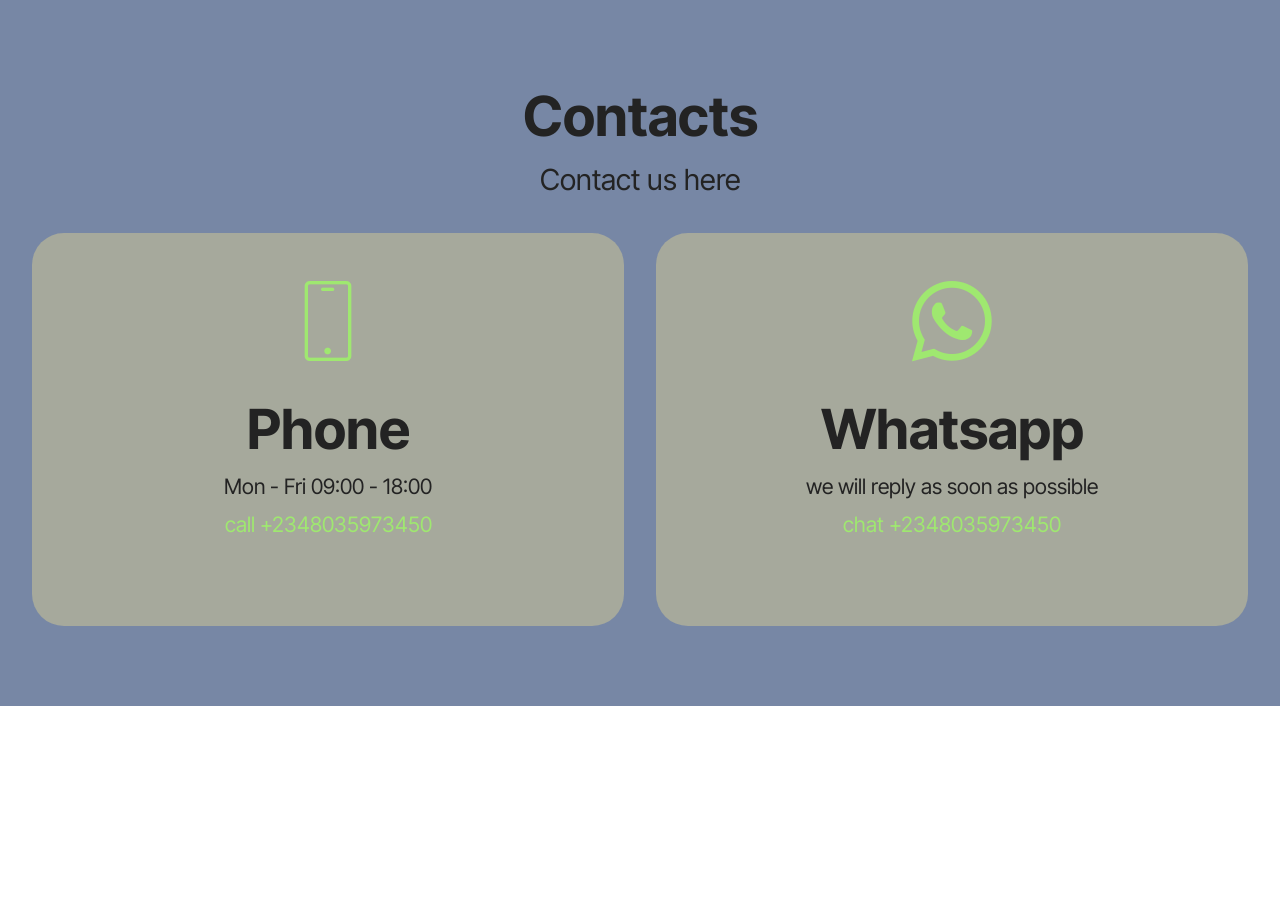
<file: Femarog-main/Contacts.html>
<!DOCTYPE html>
<html  >
<head>
  
  <meta charset="UTF-8">
  <meta http-equiv="X-UA-Compatible" content="IE=edge">
  <meta name="viewport" content="width=device-width, initial-scale=1, minimum-scale=1">
  <link rel="shortcut icon" href="assets/images/whatsapp20image202026-07-2920at2013.35.39-128x128.png" type="image/x-icon">
  <meta name="description" content="">
  
  
  <title>Contacts</title>
  <link rel="stylesheet" href="assets/web/assets/mobirise-icons2/mobirise2.css">
  <link rel="stylesheet" href="assets/web/assets/mobirise-icons/mobirise-icons.css">
  <link rel="stylesheet" href="assets/bootstrap/css/bootstrap.min.css">
  <link rel="stylesheet" href="assets/socicon/css/styles.css">
  <link rel="stylesheet" href="assets/theme/css/style.css">
  <link rel="preload" href="https://fonts.googleapis.com/css?family=Inter+Tight:100,200,300,400,500,600,700,800,900,100i,200i,300i,400i,500i,600i,700i,800i,900i&display=swap" as="style" onload="this.onload=null;this.rel='stylesheet'">
  <noscript><link rel="stylesheet" href="https://fonts.googleapis.com/css?family=Inter+Tight:100,200,300,400,500,600,700,800,900,100i,200i,300i,400i,500i,600i,700i,800i,900i&display=swap"></noscript>
  <link rel="preload" as="style" href="assets/mobirise/css/mbr-additional.css?v=m49dsb"><link rel="stylesheet" href="assets/mobirise/css/mbr-additional.css?v=m49dsb" type="text/css">

  
  
  
</head>
<body>
  
  <section data-bs-version="5.1" class="contacts1 cid-vqI6K6jVNj" id="contacts1-f">

    

    
    
    <div class="container">
        <div class="mbr-section-head">
            <h3 class="mbr-section-title mbr-fonts-style align-center mb-0 display-2">
                <strong>Contacts</strong>
            </h3>
            <h4 class="mbr-section-subtitle mbr-fonts-style align-center mb-0 mt-2 display-5">
                Contact us here</h4>
        </div>
        <div class="row justify-content-center mt-4">
            <div class="card col-12 col-lg-6">
                <div class="card-wrapper">
                    <div class="card-box align-center">
                        <div class="image-wrapper">
                            <a href="tel:+2348035973450"><span class="mbr-iconfont mbri-mobile"></span></a>
                        </div>
                        <h4 class="card-title mbr-fonts-style mb-2 display-2"><strong>Phone</strong></h4>
                        <p class="mbr-text mbr-fonts-style mb-2 display-4">Mon - Fri 09:00 - 18:00</p>
                        <h5 class="link mbr-fonts-style display-7"><a href="tel:+2348035973450" class="text-primary">call +2348035973450</a></h5>
                    </div>
                </div>
            </div>
            <div class="card col-12 col-lg-6">
                <div class="card-wrapper">
                    <div class="card-box align-center">
                        <div class="image-wrapper">
                            <span class="mbr-iconfont socicon-whatsapp socicon"></span>
                        </div>
                        <h4 class="card-title mbr-fonts-style align-center mb-2 display-2"><strong>Whatsapp</strong></h4>
                        <p class="mbr-text mbr-fonts-style mb-2 display-4">we will reply as soon as possible</p>
                        <h5 class="link mbr-black mbr-fonts-style display-7"><a href="tel:+2348035973450" class="text-primary">chat +2348035973450</a><br><br></h5>
                    </div>
                </div>
            </div>
        </div>
    </div>
</section><script src="assets/bootstrap/js/bootstrap.bundle.min.js"></script>  <script src="assets/smoothscroll/smooth-scroll.js"></script>  <script src="assets/ytplayer/index.js"></script>  <script src="assets/theme/js/script.js"></script>  
  
  
</body>
</html>
</file>
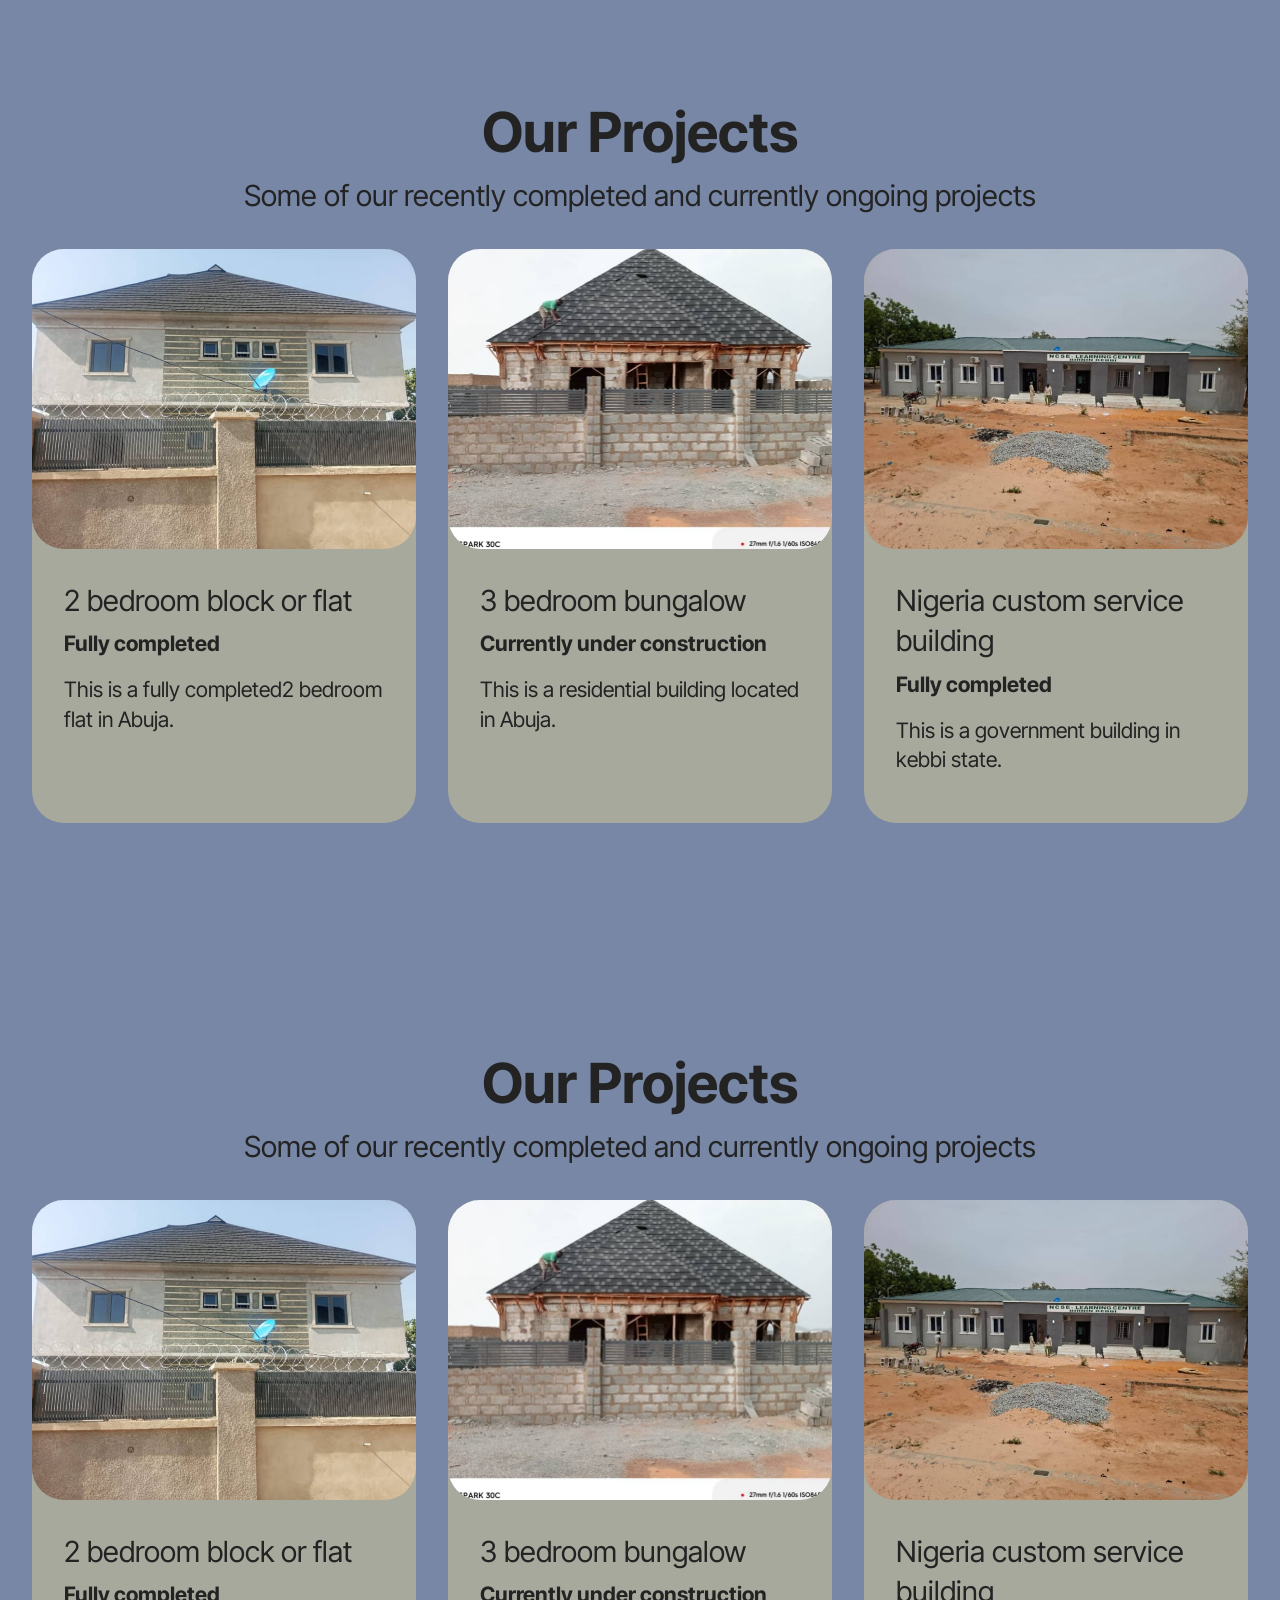
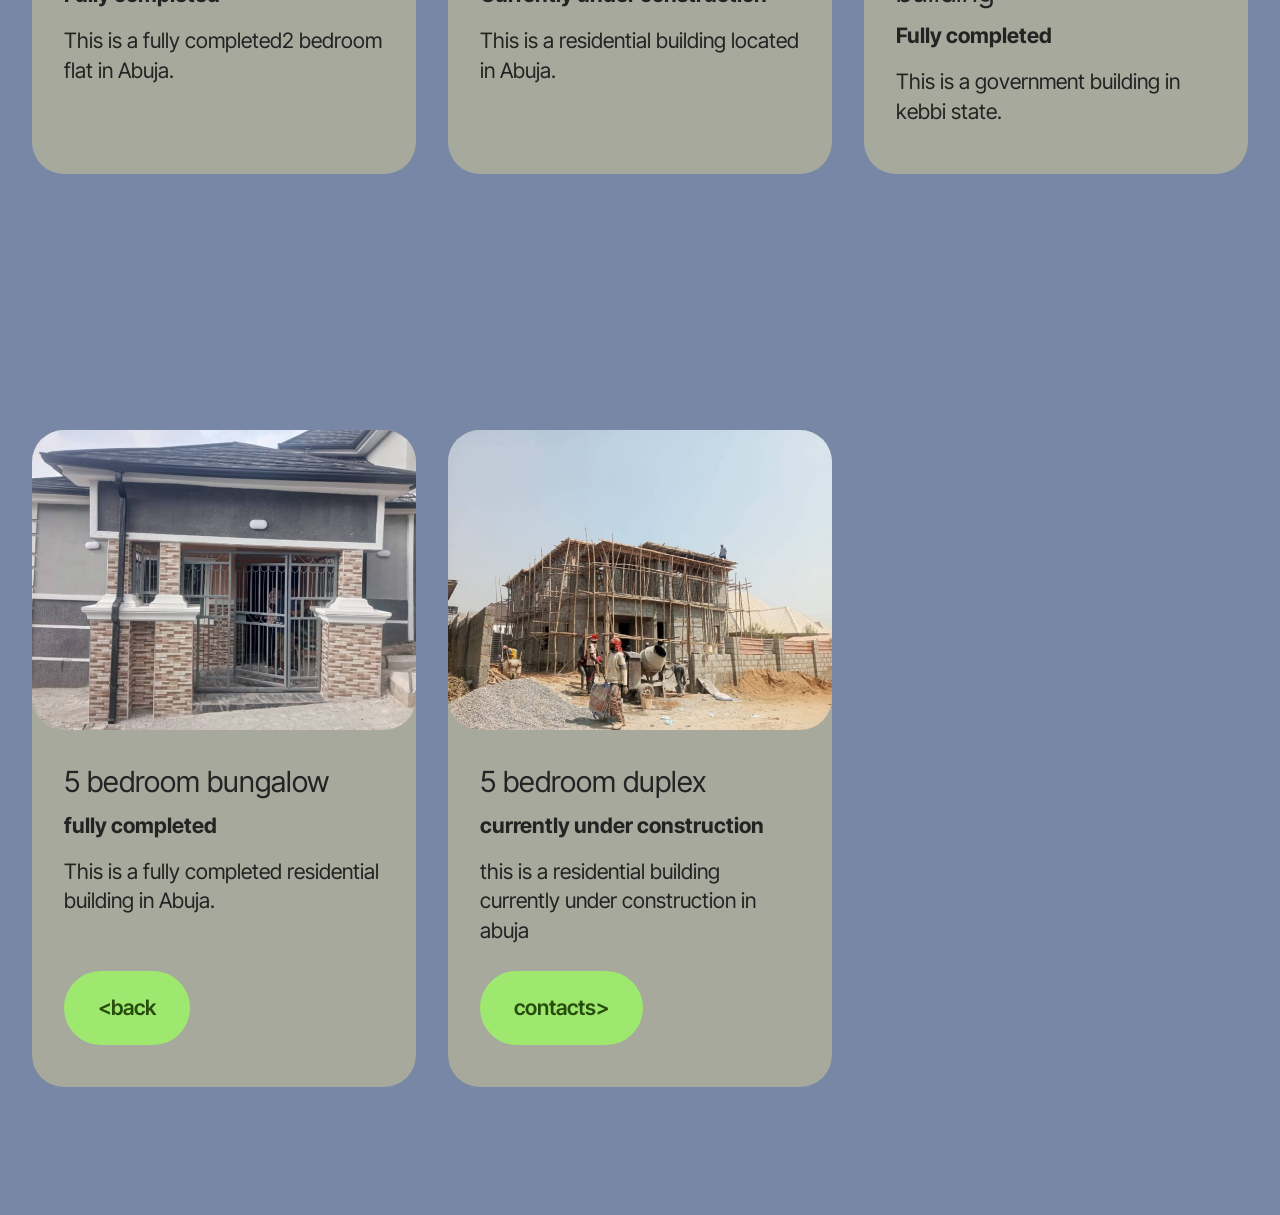
<file: Femarog-main/Projects.html>
<!DOCTYPE html>
<html  >
<head>
  
  <meta charset="UTF-8">
  <meta http-equiv="X-UA-Compatible" content="IE=edge">
  <meta name="viewport" content="width=device-width, initial-scale=1, minimum-scale=1">
  <link rel="shortcut icon" href="assets/images/whatsapp20image202026-07-2920at2013.35.39-128x128.png" type="image/x-icon">
  <meta name="description" content="">
  
  
  <title>Projects</title>
  <link rel="stylesheet" href="assets/bootstrap/css/bootstrap.min.css">
  <link rel="stylesheet" href="assets/theme/css/style.css">
  <link rel="preload" href="https://fonts.googleapis.com/css?family=Inter+Tight:100,200,300,400,500,600,700,800,900,100i,200i,300i,400i,500i,600i,700i,800i,900i&display=swap" as="style" onload="this.onload=null;this.rel='stylesheet'">
  <noscript><link rel="stylesheet" href="https://fonts.googleapis.com/css?family=Inter+Tight:100,200,300,400,500,600,700,800,900,100i,200i,300i,400i,500i,600i,700i,800i,900i&display=swap"></noscript>
  <link rel="preload" as="style" href="assets/mobirise/css/mbr-additional.css?v=7sQ0j1"><link rel="stylesheet" href="assets/mobirise/css/mbr-additional.css?v=7sQ0j1" type="text/css">

  
  
  
</head>
<body>
  
  <section data-bs-version="5.1" class="content2 cid-vqHYfCpz1S" id="content2-9">
    
    
    <div class="container">
        <div class="mbr-section-head">
            <h4 class="mbr-section-title mbr-fonts-style align-center mb-0 display-2"><strong>Our Projects</strong></h4>
            <h5 class="mbr-section-subtitle mbr-fonts-style align-center mb-0 mt-2 display-5">Some of our recently completed and currently ongoing projects</h5>
        </div>
        <div class="row mt-4">
            <div class="item features-image col-12 col-md-6 col-lg-4">
                <div class="item-wrapper">
                    <div class="item-img">
                        <img src="assets/images/8989-770x578.jpg" alt="" title="">
                    </div>
                    <div class="item-content">
                        <h5 class="item-title mbr-fonts-style display-5">2 bedroom block or flat</h5>
                        <h6 class="item-subtitle mbr-fonts-style mt-1 display-7"><strong>Fully completed</strong></h6>
                        <p class="mbr-text mbr-fonts-style mt-3 display-7">This is a fully completed2 bedroom flat in Abuja.</p>
                    </div>
                    
                </div>
            </div>
            <div class="item features-image col-12 col-md-6 col-lg-4">
                <div class="item-wrapper">
                    <div class="item-img">
                        <img src="assets/images/whatsapp-image-2026-07-28-at-16.54.10-770x650.jpg" alt="" title="">
                    </div>
                    <div class="item-content">
                        <h5 class="item-title mbr-fonts-style display-5">3 bedroom bungalow&nbsp;</h5>
                        <h6 class="item-subtitle mbr-fonts-style mt-1 display-7"><strong>Currently under construction</strong></h6>
                        <p class="mbr-text mbr-fonts-style mt-3 display-7">This is a residential building located in Abuja.</p>
                    </div>
                    
                </div>
            </div>
            <div class="item features-image col-12 col-md-6 col-lg-4">
                <div class="item-wrapper">
                    <div class="item-img">
                        <img src="assets/images/whatsapp-image-2026-07-28-at-16.57.47-770x578.jpg" alt="" title="">
                    </div>
                    <div class="item-content">
                        <h5 class="item-title mbr-fonts-style display-5">Nigeria custom service building</h5>
                        <h6 class="item-subtitle mbr-fonts-style mt-1 display-7"><strong>Fully completed</strong></h6>
                        <p class="mbr-text mbr-fonts-style mt-3 display-7">This is a government building in kebbi state.</p>
                    </div>
                    
                </div>
            </div>

        </div>
    </div>
</section>

<section data-bs-version="5.1" class="content2 cid-vqNInyDkLN" id="content2-g">
    
    
    <div class="container">
        <div class="mbr-section-head">
            <h4 class="mbr-section-title mbr-fonts-style align-center mb-0 display-2"><strong>Our Projects</strong></h4>
            <h5 class="mbr-section-subtitle mbr-fonts-style align-center mb-0 mt-2 display-5">Some of our recently completed and currently ongoing projects</h5>
        </div>
        <div class="row mt-4">
            <div class="item features-image col-12 col-md-6 col-lg-4">
                <div class="item-wrapper">
                    <div class="item-img">
                        <img src="assets/images/8989-770x578.jpg" alt="" title="">
                    </div>
                    <div class="item-content">
                        <h5 class="item-title mbr-fonts-style display-5">2 bedroom block or flat</h5>
                        <h6 class="item-subtitle mbr-fonts-style mt-1 display-7"><strong>Fully completed</strong></h6>
                        <p class="mbr-text mbr-fonts-style mt-3 display-7">This is a fully completed2 bedroom flat in Abuja.</p>
                    </div>
                    
                </div>
            </div>
            <div class="item features-image col-12 col-md-6 col-lg-4">
                <div class="item-wrapper">
                    <div class="item-img">
                        <img src="assets/images/whatsapp-image-2026-07-28-at-16.54.10-770x650.jpg" alt="" title="">
                    </div>
                    <div class="item-content">
                        <h5 class="item-title mbr-fonts-style display-5">3 bedroom bungalow&nbsp;</h5>
                        <h6 class="item-subtitle mbr-fonts-style mt-1 display-7"><strong>Currently under construction</strong></h6>
                        <p class="mbr-text mbr-fonts-style mt-3 display-7">This is a residential building located in Abuja.</p>
                    </div>
                    
                </div>
            </div>
            <div class="item features-image col-12 col-md-6 col-lg-4">
                <div class="item-wrapper">
                    <div class="item-img">
                        <img src="assets/images/whatsapp-image-2026-07-28-at-16.57.47-770x578.jpg" alt="" title="">
                    </div>
                    <div class="item-content">
                        <h5 class="item-title mbr-fonts-style display-5">Nigeria custom service building</h5>
                        <h6 class="item-subtitle mbr-fonts-style mt-1 display-7"><strong>Fully completed</strong></h6>
                        <p class="mbr-text mbr-fonts-style mt-3 display-7">This is a government building in kebbi state.</p>
                    </div>
                    
                </div>
            </div>

        </div>
    </div>
</section>

<section data-bs-version="5.1" class="content2 cid-vqI3j6sGdw" id="content2-b">
    
    
    <div class="container">
        <div class="mbr-section-head">
            <h4 class="mbr-section-title mbr-fonts-style align-center mb-0 display-2"></h4>
            <h5 class="mbr-section-subtitle mbr-fonts-style align-center mb-0 mt-2 display-5"></h5>
        </div>
        <div class="row mt-4">
            <div class="item features-image col-12 col-md-6 col-lg-4">
                <div class="item-wrapper">
                    <div class="item-img">
                        <img src="assets/images/whatsapp-image-2026-07-28-at-16.54.14-770x578.jpg" alt="" title="">
                    </div>
                    <div class="item-content">
                        <h5 class="item-title mbr-fonts-style display-5">5 bedroom bungalow</h5>
                        <h6 class="item-subtitle mbr-fonts-style mt-1 display-7"><strong>fully completed</strong></h6>
                        <p class="mbr-text mbr-fonts-style mt-3 display-7">This is a fully completed residential building in Abuja.</p>
                    </div>
                    <div class="mbr-section-btn item-footer mt-2"><a href="Services.html" class="btn item-btn btn-primary display-7" target="_blank">&lt;back</a></div>
                </div>
            </div>
            <div class="item features-image col-12 col-md-6 col-lg-4">
                <div class="item-wrapper">
                    <div class="item-img">
                        <img src="assets/images/whatsapp20image202026-07-2820at2016.54.95-770x578.jpg" alt="" title="">
                    </div>
                    <div class="item-content">
                        <h5 class="item-title mbr-fonts-style display-5">5 bedroom duplex</h5>
                        <h6 class="item-subtitle mbr-fonts-style mt-1 display-7"><strong>currently under construction</strong></h6>
                        <p class="mbr-text mbr-fonts-style mt-3 display-7">this is a residential building currently under construction in abuja</p>
                    </div>
                    <div class="mbr-section-btn item-footer mt-2"><a href="Contacts.html" class="btn btn-primary item-btn display-7" target="_blank">contacts&gt;</a></div>
                </div>
            </div>
            

        </div>
    </div>
</section><script src="assets/bootstrap/js/bootstrap.bundle.min.js"></script>  <script src="assets/smoothscroll/smooth-scroll.js"></script>  <script src="assets/ytplayer/index.js"></script>  <script src="assets/theme/js/script.js"></script>  
  
  
</body>
</html>
</file>
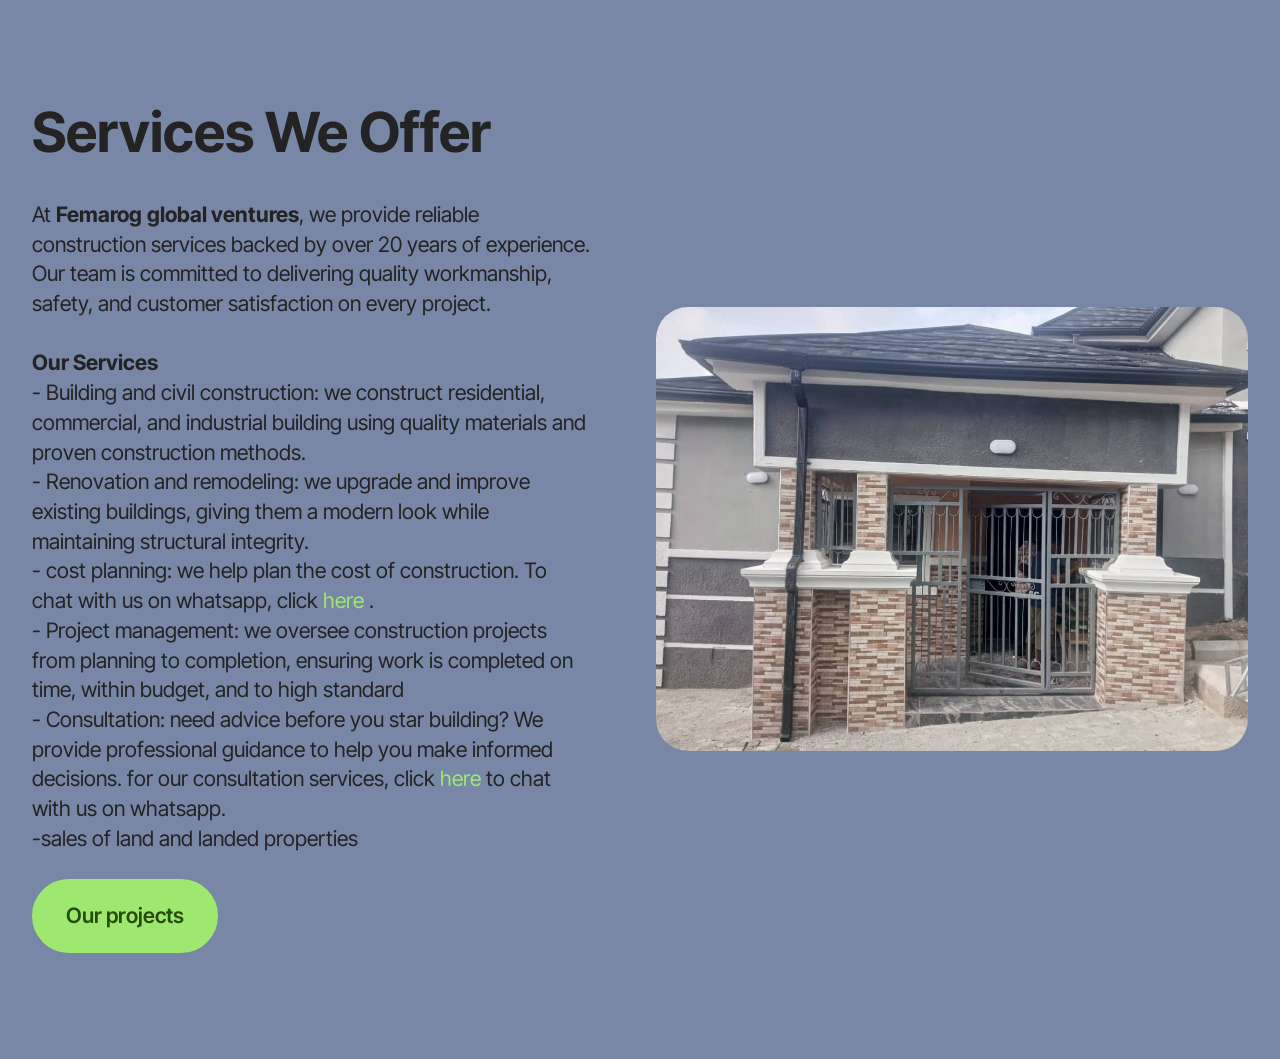
<file: Femarog-main/Services.html>
<!DOCTYPE html>
<html  >
<head>
  
  <meta charset="UTF-8">
  <meta http-equiv="X-UA-Compatible" content="IE=edge">
  <meta name="viewport" content="width=device-width, initial-scale=1, minimum-scale=1">
  <link rel="shortcut icon" href="assets/images/whatsapp20image202026-07-2920at2013.35.39-128x128.png" type="image/x-icon">
  <meta name="description" content="">
  
  
  <title>Services</title>
  <link rel="stylesheet" href="assets/web/assets/mobirise-icons2/mobirise2.css">
  <link rel="stylesheet" href="assets/bootstrap/css/bootstrap.min.css">
  <link rel="stylesheet" href="assets/theme/css/style.css">
  <link rel="preload" href="https://fonts.googleapis.com/css?family=Inter+Tight:100,200,300,400,500,600,700,800,900,100i,200i,300i,400i,500i,600i,700i,800i,900i&display=swap" as="style" onload="this.onload=null;this.rel='stylesheet'">
  <noscript><link rel="stylesheet" href="https://fonts.googleapis.com/css?family=Inter+Tight:100,200,300,400,500,600,700,800,900,100i,200i,300i,400i,500i,600i,700i,800i,900i&display=swap"></noscript>
  <link rel="preload" as="style" href="assets/mobirise/css/mbr-additional.css?v=n6iS7L"><link rel="stylesheet" href="assets/mobirise/css/mbr-additional.css?v=n6iS7L" type="text/css">

  
  
  
</head>
<body>
  
  <section data-bs-version="5.1" class="features19 cid-vqHO0WH0Lw" id="features19-4">

    

    
    
    <div class="container">
        <div class="row justify-content-center">
            <div class="card col-12 col-lg">
                <div class="card-wrapper">
                    <h6 class="card-title mbr-fonts-style mb-4 display-2"><strong>Services We Offer</strong></h6>
                    <p class="mbr-text mbr-fonts-style display-7">At <strong>Femarog</strong> <strong>global ventures</strong>, we provide reliable construction services backed by over 20 years of experience. Our team is committed to delivering quality workmanship, safety, and customer satisfaction on every project.<br><br><strong>Our Services</strong><br>-&nbsp;Building and civil construction: we construct residential, commercial, and industrial building using quality materials and proven construction methods.<br>- Renovation and remodeling: we upgrade and improve existing buildings, giving them a modern look while maintaining structural integrity.<br>- cost planning: we help plan the cost of construction. To chat with us on whatsapp, click <a href="https://wa.me/2348035973450?text=Hello%20%20I%20would%20like%20to%20make%20an%20enquiry%20about%20your%20construction%20services." class="text-primary">here&nbsp;</a>.<br>- Project management: we oversee construction projects from planning to completion, ensuring work is completed on time, within budget, and to high standard<br>- Consultation: need advice before you star building? We provide professional guidance to help you make informed decisions. for our consultation services, click <a href="https://wa.me/2348035973450?text=Hello%20%20I%20would%20like%20to%20make%20an%20enquiry%20about%20your%20construction%20services." class="text-primary">here </a>to chat with us on whatsapp.<br>-sales of land and landed properties</p>
                    <div class="mbr-section-btn"><a class="btn btn-primary display-4" href="Projects.html">Our projects</a></div>
                </div>
            </div>
            <div class="col-12 col-lg-6">
                <div class="image-wrapper">
                    <img src="assets/images/whatsapp-image-2026-07-28-at-16.54.14-1080x810.jpg" alt="">
                </div>
            </div>
        </div>
    </div>
</section><script src="assets/bootstrap/js/bootstrap.bundle.min.js"></script>  <script src="assets/smoothscroll/smooth-scroll.js"></script>  <script src="assets/ytplayer/index.js"></script>  <script src="assets/theme/js/script.js"></script>  
  
  
</body>
</html>
</file>
<file: assets/dropdown/css/style.css>
.navbar-dropdown {
  left: 0;
  padding: 0;
  position: absolute;
  right: 0;
  top: 0;
  transition: all 0.45s ease;
  z-index: 1030;
  background: #282828; }
  .navbar-dropdown .navbar-logo {
    margin-right: 0.8rem;
    transition: margin 0.3s ease-in-out;
    vertical-align: middle; }
    .navbar-dropdown .navbar-logo img {
      height: 3.125rem;
      transition: all 0.3s ease-in-out; }
    .navbar-dropdown .navbar-logo.mbr-iconfont {
      font-size: 3.125rem;
      line-height: 3.125rem; }
  .navbar-dropdown .navbar-caption {
    font-weight: 700;
    white-space: normal;
    vertical-align: -4px;
    line-height: 3.125rem !important; }
    .navbar-dropdown .navbar-caption, .navbar-dropdown .navbar-caption:hover {
      color: inherit;
      text-decoration: none; }
  .navbar-dropdown .mbr-iconfont + .navbar-caption {
    vertical-align: -1px; }
  .navbar-dropdown.navbar-fixed-top {
    position: fixed; }
  .navbar-dropdown .navbar-brand span {
    vertical-align: -4px; }
  .navbar-dropdown.bg-color.transparent {
    background: none; }
  .navbar-dropdown.navbar-short .navbar-brand {
    padding: 0.625rem 0; }
    .navbar-dropdown.navbar-short .navbar-brand span {
      vertical-align: -1px; }
  .navbar-dropdown.navbar-short .navbar-caption {
    line-height: 2.375rem !important;
    vertical-align: -2px; }
  .navbar-dropdown.navbar-short .navbar-logo {
    margin-right: 0.5rem; }
    .navbar-dropdown.navbar-short .navbar-logo img {
      height: 2.375rem; }
    .navbar-dropdown.navbar-short .navbar-logo.mbr-iconfont {
      font-size: 2.375rem;
      line-height: 2.375rem; }
  .navbar-dropdown.navbar-short .mbr-table-cell {
    height: 3.625rem; }
  .navbar-dropdown .navbar-close {
    left: 0.6875rem;
    position: fixed;
    top: 0.75rem;
    z-index: 1000; }
  .navbar-dropdown .hamburger-icon {
    content: "";
    display: inline-block;
    vertical-align: middle;
    width: 16px;
    -webkit-box-shadow: 0 -6px 0 1px #282828,0 0 0 1px #282828,0 6px 0 1px #282828;
    -moz-box-shadow: 0 -6px 0 1px #282828,0 0 0 1px #282828,0 6px 0 1px #282828;
    box-shadow: 0 -6px 0 1px #282828,0 0 0 1px #282828,0 6px 0 1px #282828; }

.dropdown-menu .dropdown-toggle[data-toggle="dropdown-submenu"]::after {
  border-bottom: 0.35em solid transparent;
  border-left: 0.35em solid;
  border-right: 0;
  border-top: 0.35em solid transparent;
  margin-left: 0.3rem; }

.dropdown-menu .dropdown-item:focus {
  outline: 0; }

.nav-dropdown {
  font-size: 0.75rem;
  font-weight: 500;
  height: auto !important; }
  .nav-dropdown .nav-btn {
    padding-left: 1rem; }
  .nav-dropdown .link {
    margin: .667em 1.667em;
    font-weight: 500;
    padding: 0;
    transition: color .2s ease-in-out; }
    .nav-dropdown .link.dropdown-toggle {
      margin-right: 2.583em; }
      .nav-dropdown .link.dropdown-toggle::after {
        margin-left: .25rem;
        border-top: 0.35em solid;
        border-right: 0.35em solid transparent;
        border-left: 0.35em solid transparent;
        border-bottom: 0; }
      .nav-dropdown .link.dropdown-toggle[aria-expanded="true"] {
        margin: 0;
        padding: 0.667em 3.263em  0.667em 1.667em; }
  .nav-dropdown .link::after,
  .nav-dropdown .dropdown-item::after {
    color: inherit; }
  .nav-dropdown .btn {
    font-size: 0.75rem;
    font-weight: 700;
    letter-spacing: 0;
    margin-bottom: 0;
    padding-left: 1.25rem;
    padding-right: 1.25rem; }
  .nav-dropdown .dropdown-menu {
    border-radius: 0;
    border: 0;
    left: 0;
    margin: 0;
    padding-bottom: 1.25rem;
    padding-top: 1.25rem;
    position: relative; }
  .nav-dropdown .dropdown-submenu {
    margin-left: 0.125rem;
    top: 0; }
  .nav-dropdown .dropdown-item {
    font-weight: 500;
    line-height: 2;
    padding: 0.3846em 4.615em 0.3846em 1.5385em;
    position: relative;
    transition: color .2s ease-in-out, background-color .2s ease-in-out; }
    .nav-dropdown .dropdown-item::after {
      margin-top: -0.3077em;
      position: absolute;
      right: 1.1538em;
      top: 50%; }
    .nav-dropdown .dropdown-item:focus, .nav-dropdown .dropdown-item:hover {
      background: none; }

@media (max-width: 767px) {
  .nav-dropdown.navbar-toggleable-sm {
    bottom: 0;
    display: none;
    left: 0;
    overflow-x: hidden;
    position: fixed;
    top: 0;
    transform: translateX(-100%);
    -ms-transform: translateX(-100%);
    -webkit-transform: translateX(-100%);
    width: 18.75rem;
    z-index: 999; } }
.nav-dropdown.navbar-toggleable-xl {
  bottom: 0;
  display: none;
  left: 0;
  overflow-x: hidden;
  position: fixed;
  top: 0;
  transform: translateX(-100%);
  -ms-transform: translateX(-100%);
  -webkit-transform: translateX(-100%);
  width: 18.75rem;
  z-index: 999; }

.nav-dropdown-sm {
  display: block !important;
  overflow-x: hidden;
  overflow: auto;
  padding-top: 3.875rem; }
  .nav-dropdown-sm::after {
    content: "";
    display: block;
    height: 3rem;
    width: 100%; }
  .nav-dropdown-sm.collapse.in ~ .navbar-close {
    display: block !important; }
  .nav-dropdown-sm.collapsing, .nav-dropdown-sm.collapse.in {
    transform: translateX(0);
    -ms-transform: translateX(0);
    -webkit-transform: translateX(0);
    transition: all 0.25s ease-out;
    -webkit-transition: all 0.25s ease-out;
    background: #282828; }
  .nav-dropdown-sm.collapsing[aria-expanded="false"] {
    transform: translateX(-100%);
    -ms-transform: translateX(-100%);
    -webkit-transform: translateX(-100%); }
  .nav-dropdown-sm .nav-item {
    display: block;
    margin-left: 0 !important;
    padding-left: 0; }
  .nav-dropdown-sm .link,
  .nav-dropdown-sm .dropdown-item {
    border-top: 1px dotted rgba(255, 255, 255, 0.1);
    font-size: 0.8125rem;
    line-height: 1.6;
    margin: 0 !important;
    padding: 0.875rem 2.4rem 0.875rem 1.5625rem !important;
    position: relative;
    white-space: normal; }
    .nav-dropdown-sm .link:focus, .nav-dropdown-sm .link:hover,
    .nav-dropdown-sm .dropdown-item:focus,
    .nav-dropdown-sm .dropdown-item:hover {
      background: rgba(0, 0, 0, 0.2) !important;
      color: #c0a375; }
  .nav-dropdown-sm .nav-btn {
    position: relative;
    padding: 1.5625rem 1.5625rem 0 1.5625rem; }
    .nav-dropdown-sm .nav-btn::before {
      border-top: 1px dotted rgba(255, 255, 255, 0.1);
      content: "";
      left: 0;
      position: absolute;
      top: 0;
      width: 100%; }
    .nav-dropdown-sm .nav-btn + .nav-btn {
      padding-top: 0.625rem; }
      .nav-dropdown-sm .nav-btn + .nav-btn::before {
        display: none; }
  .nav-dropdown-sm .btn {
    padding: 0.625rem 0; }
  .nav-dropdown-sm .dropdown-toggle[data-toggle="dropdown-submenu"]::after {
    margin-left: .25rem;
    border-top: 0.35em solid;
    border-right: 0.35em solid transparent;
    border-left: 0.35em solid transparent;
    border-bottom: 0; }
  .nav-dropdown-sm .dropdown-toggle[data-toggle="dropdown-submenu"][aria-expanded="true"]::after {
    border-top: 0;
    border-right: 0.35em solid transparent;
    border-left: 0.35em solid transparent;
    border-bottom: 0.35em solid; }
  .nav-dropdown-sm .dropdown-menu {
    margin: 0;
    padding: 0;
    position: relative;
    top: 0;
    left: 0;
    width: 100%;
    border: 0;
    float: none;
    border-radius: 0;
    background: none; }
  .nav-dropdown-sm .dropdown-submenu {
    left: 100%;
    margin-left: 0.125rem;
    margin-top: -1.25rem;
    top: 0; }

.navbar-toggleable-sm .nav-dropdown .dropdown-menu {
  position: absolute; }

.navbar-toggleable-sm .nav-dropdown .dropdown-submenu {
  left: 100%;
  margin-left: 0.125rem;
  margin-top: -1.25rem;
  top: 0; }

.navbar-toggleable-sm.opened .nav-dropdown .dropdown-menu {
  position: relative; }

.navbar-toggleable-sm.opened .nav-dropdown .dropdown-submenu {
  left: 0;
  margin-left: 00rem;
  margin-top: 0rem;
  top: 0; }

.is-builder .nav-dropdown.collapsing {
  transition: none !important; }
</file>
<file: assets/socicon/css/styles.css>
@charset "UTF-8";

@font-face {
  font-family: 'Socicon';
  src:  url('../fonts/socicon.eot');
  src:  url('../fonts/socicon.eot?#iefix') format('embedded-opentype'),
    url('../fonts/socicon.woff2') format('woff2'),
    url('../fonts/socicon.ttf') format('truetype'),
    url('../fonts/socicon.woff') format('woff'),
    url('../fonts/socicon.svg#socicon') format('svg');
  font-weight: normal;
  font-style: normal;
  font-display: swap;
}

[data-icon]:before {
  font-family: "socicon" !important;
  content: attr(data-icon);
  font-style: normal !important;
  font-weight: normal !important;
  font-variant: normal !important;
  text-transform: none !important;
  speak: none;
  line-height: 1;
  -webkit-font-smoothing: antialiased;
  -moz-osx-font-smoothing: grayscale;
}

[class^="socicon-"], [class*=" socicon-"] {
  /* use !important to prevent issues with browser extensions that change fonts */
  font-family: 'Socicon' !important;
  speak: none;
  font-style: normal;
  font-weight: normal;
  font-variant: normal;
  text-transform: none;
  line-height: 1;

  /* Better Font Rendering =========== */
  -webkit-font-smoothing: antialiased;
  -moz-osx-font-smoothing: grayscale;
}

.socicon-500px:before {
  content: "\e000";
}
.socicon-8tracks:before {
  content: "\e001";
}
.socicon-airbnb:before {
  content: "\e002";
}
.socicon-alliance:before {
  content: "\e003";
}
.socicon-amazon:before {
  content: "\e004";
}
.socicon-amplement:before {
  content: "\e005";
}
.socicon-android:before {
  content: "\e006";
}
.socicon-angellist:before {
  content: "\e007";
}
.socicon-apple:before {
  content: "\e008";
}
.socicon-appnet:before {
  content: "\e009";
}
.socicon-baidu:before {
  content: "\e00a";
}
.socicon-bandcamp:before {
  content: "\e00b";
}
.socicon-battlenet:before {
  content: "\e00c";
}
.socicon-mixer:before {
  content: "\e00d";
}
.socicon-bebee:before {
  content: "\e00e";
}
.socicon-bebo:before {
  content: "\e00f";
}
.socicon-behance:before {
  content: "\e010";
}
.socicon-blizzard:before {
  content: "\e011";
}
.socicon-blogger:before {
  content: "\e012";
}
.socicon-buffer:before {
  content: "\e013";
}
.socicon-chrome:before {
  content: "\e014";
}
.socicon-coderwall:before {
  content: "\e015";
}
.socicon-curse:before {
  content: "\e016";
}
.socicon-dailymotion:before {
  content: "\e017";
}
.socicon-deezer:before {
  content: "\e018";
}
.socicon-delicious:before {
  content: "\e019";
}
.socicon-deviantart:before {
  content: "\e01a";
}
.socicon-diablo:before {
  content: "\e01b";
}
.socicon-digg:before {
  content: "\e01c";
}
.socicon-discord:before {
  content: "\e01d";
}
.socicon-disqus:before {
  content: "\e01e";
}
.socicon-douban:before {
  content: "\e01f";
}
.socicon-draugiem:before {
  content: "\e020";
}
.socicon-dribbble:before {
  content: "\e021";
}
.socicon-drupal:before {
  content: "\e022";
}
.socicon-ebay:before {
  content: "\e023";
}
.socicon-ello:before {
  content: "\e024";
}
.socicon-endomodo:before {
  content: "\e025";
}
.socicon-envato:before {
  content: "\e026";
}
.socicon-etsy:before {
  content: "\e027";
}
.socicon-facebook:before {
  content: "\e028";
}
.socicon-feedburner:before {
  content: "\e029";
}
.socicon-filmweb:before {
  content: "\e02a";
}
.socicon-firefox:before {
  content: "\e02b";
}
.socicon-flattr:before {
  content: "\e02c";
}
.socicon-flickr:before {
  content: "\e02d";
}
.socicon-formulr:before {
  content: "\e02e";
}
.socicon-forrst:before {
  content: "\e02f";
}
.socicon-foursquare:before {
  content: "\e030";
}
.socicon-friendfeed:before {
  content: "\e031";
}
.socicon-github:before {
  content: "\e032";
}
.socicon-goodreads:before {
  content: "\e033";
}
.socicon-google:before {
  content: "\e034";
}
.socicon-googlescholar:before {
  content: "\e035";
}
.socicon-googlegroups:before {
  content: "\e036";
}
.socicon-googlephotos:before {
  content: "\e037";
}
.socicon-googleplus:before {
  content: "\e038";
}
.socicon-grooveshark:before {
  content: "\e039";
}
.socicon-hackerrank:before {
  content: "\e03a";
}
.socicon-hearthstone:before {
  content: "\e03b";
}
.socicon-hellocoton:before {
  content: "\e03c";
}
.socicon-heroes:before {
  content: "\e03d";
}
.socicon-smashcast:before {
  content: "\e03e";
}
.socicon-horde:before {
  content: "\e03f";
}
.socicon-houzz:before {
  content: "\e040";
}
.socicon-icq:before {
  content: "\e041";
}
.socicon-identica:before {
  content: "\e042";
}
.socicon-imdb:before {
  content: "\e043";
}
.socicon-instagram:before {
  content: "\e044";
}
.socicon-issuu:before {
  content: "\e045";
}
.socicon-istock:before {
  content: "\e046";
}
.socicon-itunes:before {
  content: "\e047";
}
.socicon-keybase:before {
  content: "\e048";
}
.socicon-lanyrd:before {
  content: "\e049";
}
.socicon-lastfm:before {
  content: "\e04a";
}
.socicon-line:before {
  content: "\e04b";
}
.socicon-linkedin:before {
  content: "\e04c";
}
.socicon-livejournal:before {
  content: "\e04d";
}
.socicon-lyft:before {
  content: "\e04e";
}
.socicon-macos:before {
  content: "\e04f";
}
.socicon-mail:before {
  content: "\e050";
}
.socicon-medium:before {
  content: "\e051";
}
.socicon-meetup:before {
  content: "\e052";
}
.socicon-mixcloud:before {
  content: "\e053";
}
.socicon-modelmayhem:before {
  content: "\e054";
}
.socicon-mumble:before {
  content: "\e055";
}
.socicon-myspace:before {
  content: "\e056";
}
.socicon-newsvine:before {
  content: "\e057";
}
.socicon-nintendo:before {
  content: "\e058";
}
.socicon-npm:before {
  content: "\e059";
}
.socicon-odnoklassniki:before {
  content: "\e05a";
}
.socicon-openid:before {
  content: "\e05b";
}
.socicon-opera:before {
  content: "\e05c";
}
.socicon-outlook:before {
  content: "\e05d";
}
.socicon-overwatch:before {
  content: "\e05e";
}
.socicon-patreon:before {
  content: "\e05f";
}
.socicon-paypal:before {
  content: "\e060";
}
.socicon-periscope:before {
  content: "\e061";
}
.socicon-persona:before {
  content: "\e062";
}
.socicon-pinterest:before {
  content: "\e063";
}
.socicon-play:before {
  content: "\e064";
}
.socicon-player:before {
  content: "\e065";
}
.socicon-playstation:before {
  content: "\e066";
}
.socicon-pocket:before {
  content: "\e067";
}
.socicon-qq:before {
  content: "\e068";
}
.socicon-quora:before {
  content: "\e069";
}
.socicon-raidcall:before {
  content: "\e06a";
}
.socicon-ravelry:before {
  content: "\e06b";
}
.socicon-reddit:before {
  content: "\e06c";
}
.socicon-renren:before {
  content: "\e06d";
}
.socicon-researchgate:before {
  content: "\e06e";
}
.socicon-residentadvisor:before {
  content: "\e06f";
}
.socicon-reverbnation:before {
  content: "\e070";
}
.socicon-rss:before {
  content: "\e071";
}
.socicon-sharethis:before {
  content: "\e072";
}
.socicon-skype:before {
  content: "\e073";
}
.socicon-slideshare:before {
  content: "\e074";
}
.socicon-smugmug:before {
  content: "\e075";
}
.socicon-snapchat:before {
  content: "\e076";
}
.socicon-songkick:before {
  content: "\e077";
}
.socicon-soundcloud:before {
  content: "\e078";
}
.socicon-spotify:before {
  content: "\e079";
}
.socicon-stackexchange:before {
  content: "\e07a";
}
.socicon-stackoverflow:before {
  content: "\e07b";
}
.socicon-starcraft:before {
  content: "\e07c";
}
.socicon-stayfriends:before {
  content: "\e07d";
}
.socicon-steam:before {
  content: "\e07e";
}
.socicon-storehouse:before {
  content: "\e07f";
}
.socicon-strava:before {
  content: "\e080";
}
.socicon-streamjar:before {
  content: "\e081";
}
.socicon-stumbleupon:before {
  content: "\e082";
}
.socicon-swarm:before {
  content: "\e083";
}
.socicon-teamspeak:before {
  content: "\e084";
}
.socicon-teamviewer:before {
  content: "\e085";
}
.socicon-technorati:before {
  content: "\e086";
}
.socicon-telegram:before {
  content: "\e087";
}
.socicon-tripadvisor:before {
  content: "\e088";
}
.socicon-tripit:before {
  content: "\e089";
}
.socicon-triplej:before {
  content: "\e08a";
}
.socicon-tumblr:before {
  content: "\e08b";
}
.socicon-twitch:before {
  content: "\e08c";
}
.socicon-twitter:before {
  content: "\e08d";
}
.socicon-uber:before {
  content: "\e08e";
}
.socicon-ventrilo:before {
  content: "\e08f";
}
.socicon-viadeo:before {
  content: "\e090";
}
.socicon-viber:before {
  content: "\e091";
}
.socicon-viewbug:before {
  content: "\e092";
}
.socicon-vimeo:before {
  content: "\e093";
}
.socicon-vine:before {
  content: "\e094";
}
.socicon-vkontakte:before {
  content: "\e095";
}
.socicon-warcraft:before {
  content: "\e096";
}
.socicon-wechat:before {
  content: "\e097";
}
.socicon-weibo:before {
  content: "\e098";
}
.socicon-whatsapp:before {
  content: "\e099";
}
.socicon-wikipedia:before {
  content: "\e09a";
}
.socicon-windows:before {
  content: "\e09b";
}
.socicon-wordpress:before {
  content: "\e09c";
}
.socicon-wykop:before {
  content: "\e09d";
}
.socicon-xbox:before {
  content: "\e09e";
}
.socicon-xing:before {
  content: "\e09f";
}
.socicon-yahoo:before {
  content: "\e0a0";
}
.socicon-yammer:before {
  content: "\e0a1";
}
.socicon-yandex:before {
  content: "\e0a2";
}
.socicon-yelp:before {
  content: "\e0a3";
}
.socicon-younow:before {
  content: "\e0a4";
}
.socicon-youtube:before {
  content: "\e0a5";
}
.socicon-zapier:before {
  content: "\e0a6";
}
.socicon-zerply:before {
  content: "\e0a7";
}
.socicon-zomato:before {
  content: "\e0a8";
}
.socicon-zynga:before {
  content: "\e0a9";
}
.socicon-bluesky:before {
  content: "\e0aa";
}
.socicon-threads:before {
  content: "\e0ab";
}
.socicon-spreadshirt:before {
  content: "\e901";
}
.socicon-gamejolt:before {
  content: "\e902";
}
.socicon-trello:before {
  content: "\e903";
}
.socicon-tunein:before {
  content: "\e904";
}
.socicon-bloglovin:before {
  content: "\e905";
}
.socicon-gamewisp:before {
  content: "\e906";
}
.socicon-messenger:before {
  content: "\e907";
}
.socicon-pandora:before {
  content: "\e908";
}
.socicon-augment:before {
  content: "\e909";
}
.socicon-bitbucket:before {
  content: "\e90a";
}
.socicon-fyuse:before {
  content: "\e90b";
}
.socicon-yt-gaming:before {
  content: "\e90c";
}
.socicon-sketchfab:before {
  content: "\e90d";
}
.socicon-mobcrush:before {
  content: "\e90e";
}
.socicon-microsoft:before {
  content: "\e90f";
}
.socicon-realtor:before {
  content: "\e910";
}
.socicon-tidal:before {
  content: "\e911";
}
.socicon-qobuz:before {
  content: "\e912";
}
.socicon-natgeo:before {
  content: "\e913";
}
.socicon-mastodon:before {
  content: "\e914";
}
.socicon-unsplash:before {
  content: "\e915";
}
.socicon-homeadvisor:before {
  content: "\e916";
}
.socicon-angieslist:before {
  content: "\e917";
}
.socicon-codepen:before {
  content: "\e918";
}
.socicon-slack:before {
  content: "\e919";
}
.socicon-openaigym:before {
  content: "\e91a";
}
.socicon-logmein:before {
  content: "\e91b";
}
.socicon-fiverr:before {
  content: "\e91c";
}
.socicon-gotomeeting:before {
  content: "\e91d";
}
.socicon-aliexpress:before {
  content: "\e91e";
}
.socicon-guru:before {
  content: "\e91f";
}
.socicon-appstore:before {
  content: "\e920";
}
.socicon-homes:before {
  content: "\e921";
}
.socicon-zoom:before {
  content: "\e922";
}
.socicon-alibaba:before {
  content: "\e923";
}
.socicon-craigslist:before {
  content: "\e924";
}
.socicon-wix:before {
  content: "\e925";
}
.socicon-redfin:before {
  content: "\e926";
}
.socicon-googlecalendar:before {
  content: "\e927";
}
.socicon-shopify:before {
  content: "\e928";
}
.socicon-freelancer:before {
  content: "\e929";
}
.socicon-seedrs:before {
  content: "\e92a";
}
.socicon-bing:before {
  content: "\e92b";
}
.socicon-doodle:before {
  content: "\e92c";
}
.socicon-bonanza:before {
  content: "\e92d";
}
.socicon-squarespace:before {
  content: "\e92e";
}
.socicon-toptal:before {
  content: "\e92f";
}
.socicon-gust:before {
  content: "\e930";
}
.socicon-ask:before {
  content: "\e931";
}
.socicon-trulia:before {
  content: "\e932";
}
.socicon-loomly:before {
  content: "\e933";
}
.socicon-ghost:before {
  content: "\e934";
}
.socicon-upwork:before {
  content: "\e935";
}
.socicon-fundable:before {
  content: "\e936";
}
.socicon-booking:before {
  content: "\e937";
}
.socicon-googlemaps:before {
  content: "\e938";
}
.socicon-zillow:before {
  content: "\e939";
}
.socicon-niconico:before {
  content: "\e93a";
}
.socicon-toneden:before {
  content: "\e93b";
}
.socicon-crunchbase:before {
  content: "\e93c";
}
.socicon-homefy:before {
  content: "\e93d";
}
.socicon-calendly:before {
  content: "\e93e";
}
.socicon-livemaster:before {
  content: "\e93f";
}
.socicon-udemy:before {
  content: "\e940";
}
.socicon-codered:before {
  content: "\e941";
}
.socicon-origin:before {
  content: "\e942";
}
.socicon-nextdoor:before {
  content: "\e943";
}
.socicon-portfolio:before {
  content: "\e944";
}
.socicon-instructables:before {
  content: "\e945";
}
.socicon-gitlab:before {
  content: "\e946";
}
.socicon-hackernews:before {
  content: "\e947";
}
.socicon-smashwords:before {
  content: "\e948";
}
.socicon-kobo:before {
  content: "\e949";
}
.socicon-bookbub:before {
  content: "\e94a";
}
.socicon-mailru:before {
  content: "\e94b";
}
.socicon-moddb:before {
  content: "\e94c";
}
.socicon-indiedb:before {
  content: "\e94d";
}
.socicon-traxsource:before {
  content: "\e94e";
}
.socicon-gamefor:before {
  content: "\e94f";
}
.socicon-pixiv:before {
  content: "\e950";
}
.socicon-myanimelist:before {
  content: "\e951";
}
.socicon-blackberry:before {
  content: "\e952";
}
.socicon-wickr:before {
  content: "\e953";
}
.socicon-spip:before {
  content: "\e954";
}
.socicon-napster:before {
  content: "\e955";
}
.socicon-beatport:before {
  content: "\e956";
}
.socicon-hackerone:before {
  content: "\e957";
}
.socicon-internet:before {
  content: "\e958";
}
.socicon-ubuntu:before {
  content: "\e959";
}
.socicon-artstation:before {
  content: "\e95a";
}
.socicon-invision:before {
  content: "\e95b";
}
.socicon-torial:before {
  content: "\e95c";
}
.socicon-collectorz:before {
  content: "\e95d";
}
.socicon-seenthis:before {
  content: "\e95e";
}
.socicon-googleplaymusic:before {
  content: "\e95f";
}
.socicon-debian:before {
  content: "\e960";
}
.socicon-filmfreeway:before {
  content: "\e961";
}
.socicon-gnome:before {
  content: "\e962";
}
.socicon-itchio:before {
  content: "\e963";
}
.socicon-jamendo:before {
  content: "\e964";
}
.socicon-mix:before {
  content: "\e965";
}
.socicon-sharepoint:before {
  content: "\e966";
}
.socicon-tinder:before {
  content: "\e967";
}
.socicon-windguru:before {
  content: "\e968";
}
.socicon-cdbaby:before {
  content: "\e969";
}
.socicon-elementaryos:before {
  content: "\e96a";
}
.socicon-stage32:before {
  content: "\e96b";
}
.socicon-tiktok:before {
  content: "\e96c";
}
.socicon-gitter:before {
  content: "\e96d";
}
.socicon-letterboxd:before {
  content: "\e96e";
}
.socicon-threema:before {
  content: "\e96f";
}
.socicon-splice:before {
  content: "\e970";
}
.socicon-metapop:before {
  content: "\e971";
}
.socicon-naver:before {
  content: "\e972";
}
.socicon-remote:before {
  content: "\e973";
}
.socicon-flipboard:before {
  content: "\e974";
}
.socicon-googlehangouts:before {
  content: "\e975";
}
.socicon-dlive:before {
  content: "\e976";
}
.socicon-vsco:before {
  content: "\e977";
}
.socicon-stitcher:before {
  content: "\e978";
}
.socicon-avvo:before {
  content: "\e979";
}
.socicon-redbubble:before {
  content: "\e97a";
}
.socicon-society6:before {
  content: "\e97b";
}
.socicon-zazzle:before {
  content: "\e97c";
}
.socicon-eitaa:before {
  content: "\e97d";
}
.socicon-soroush:before {
  content: "\e97e";
}
.socicon-bale:before {
  content: "\e97f";
}
</file>
<file: assets/theme/css/style.css>
@charset "UTF-8";
section {
  background-color: #ffffff;
}

body {
  font-style: normal;
  line-height: 1.5;
  font-weight: 400;
  color: #232323;
  position: relative;
}

button {
  background-color: transparent;
  border-color: transparent;
}

.embla__button,
.carousel-control {
  background-color: #edefea !important;
  opacity: 0.8 !important;
  color: #464845 !important;
  border-color: #edefea !important;
}

.carousel .close,
.modalWindow .close {
  background-color: #edefea !important;
  color: #464845 !important;
  border-color: #edefea !important;
  opacity: 0.8 !important;
}

.carousel .close:hover,
.modalWindow .close:hover {
  opacity: 1 !important;
}

.carousel-indicators li {
  background-color: #edefea !important;
  border: 2px solid #464845 !important;
}

.carousel-indicators li:hover,
.carousel-indicators li:active {
  opacity: 0.8 !important;
}

.embla__button:hover,
.carousel-control:hover {
  background-color: #edefea !important;
  opacity: 1 !important;
}

.modalWindow-video-container {
  height: 80%;
}

section,
.container,
.container-fluid {
  position: relative;
  word-wrap: break-word;
}

a.mbr-iconfont:hover {
  text-decoration: none;
}

.article .lead p,
.article .lead ul,
.article .lead ol,
.article .lead pre,
.article .lead blockquote {
  margin-bottom: 0;
}

a {
  font-style: normal;
  font-weight: 400;
  cursor: pointer;
}
a, a:hover {
  text-decoration: none;
}

.mbr-section-title {
  font-style: normal;
  line-height: 1.3;
}

.mbr-section-subtitle {
  line-height: 1.3;
}

.mbr-text {
  font-style: normal;
  line-height: 1.7;
}

h1,
h2,
h3,
h4,
h5,
h6,
.display-1,
.display-2,
.display-4,
.display-5,
.display-7,
span,
p,
a {
  line-height: 1;
  word-break: break-word;
  word-wrap: break-word;
  font-weight: 400;
}

b,
strong {
  font-weight: bold;
}

input:-webkit-autofill, input:-webkit-autofill:hover, input:-webkit-autofill:focus, input:-webkit-autofill:active {
  transition-delay: 9999s;
  -webkit-transition-property: background-color, color;
  transition-property: background-color, color;
}

textarea[type=hidden] {
  display: none;
}

section {
  background-position: 50% 50%;
  background-repeat: no-repeat;
  background-size: cover;
}
section .mbr-background-video,
section .mbr-background-video-preview {
  position: absolute;
  bottom: 0;
  left: 0;
  right: 0;
  top: 0;
}

.hidden {
  visibility: hidden;
}

.mbr-z-index20 {
  z-index: 20;
}

/*! Base colors */
.mbr-white {
  color: #ffffff;
}

.mbr-black {
  color: #111111;
}

.mbr-bg-white {
  background-color: #ffffff;
}

.mbr-bg-black {
  background-color: #000000;
}

/*! Text-aligns */
.align-left {
  text-align: left;
}

.align-center {
  text-align: center;
}

.align-right {
  text-align: right;
}

/*! Font-weight  */
.mbr-light {
  font-weight: 300;
}

.mbr-regular {
  font-weight: 400;
}

.mbr-semibold {
  font-weight: 500;
}

.mbr-bold {
  font-weight: 700;
}

/*! Media  */
.media-content {
  flex-basis: 100%;
}

.media-container-row {
  display: flex;
  flex-direction: row;
  flex-wrap: wrap;
  justify-content: center;
  align-content: center;
  align-items: start;
}
.media-container-row .media-size-item {
  width: 400px;
}

.media-container-column {
  display: flex;
  flex-direction: column;
  flex-wrap: wrap;
  justify-content: center;
  align-content: center;
  align-items: stretch;
}
.media-container-column > * {
  width: 100%;
}

@media (min-width: 992px) {
  .media-container-row {
    flex-wrap: nowrap;
  }
}
figure {
  margin-bottom: 0;
  overflow: hidden;
}

figure[mbr-media-size] {
  transition: width 0.1s;
}

img,
iframe {
  display: block;
  width: 100%;
}

.card {
  background-color: transparent;
  border: none;
}

.card-box {
  width: 100%;
}

.card-img {
  text-align: center;
  flex-shrink: 0;
  -webkit-flex-shrink: 0;
}

.media {
  max-width: 100%;
  margin: 0 auto;
}

.mbr-figure {
  align-self: center;
}

.media-container > div {
  max-width: 100%;
}

.mbr-figure img,
.card-img img {
  width: 100%;
}

@media (max-width: 991px) {
  .media-size-item {
    width: auto !important;
  }
  .media {
    width: auto;
  }
  .mbr-figure {
    width: 100% !important;
  }
}
/*! Buttons */
.mbr-section-btn {
  margin-left: -0.6rem;
  margin-right: -0.6rem;
  font-size: 0;
}

.btn {
  font-weight: 600;
  border-width: 1px;
  font-style: normal;
  margin: 0.6rem 0.6rem;
  white-space: normal;
  transition: all 0.2s ease-in-out;
  display: inline-flex;
  align-items: center;
  justify-content: center;
  word-break: break-word;
}

.btn-sm {
  font-weight: 600;
  letter-spacing: 0px;
  transition: all 0.3s ease-in-out;
}

.btn-md {
  font-weight: 600;
  letter-spacing: 0px;
  transition: all 0.3s ease-in-out;
}

.btn-lg {
  font-weight: 600;
  letter-spacing: 0px;
  transition: all 0.3s ease-in-out;
}

.btn-form {
  margin: 0;
}
.btn-form:hover {
  cursor: pointer;
}

nav .mbr-section-btn {
  margin-left: 0rem;
  margin-right: 0rem;
}

/*! Btn icon margin */
.btn .mbr-iconfont,
.btn.btn-sm .mbr-iconfont {
  order: 1;
  cursor: pointer;
  margin-left: 0.5rem;
  vertical-align: sub;
}

.btn.btn-md .mbr-iconfont,
.btn.btn-md .mbr-iconfont {
  margin-left: 0.8rem;
}

.mbr-regular {
  font-weight: 400;
}

.mbr-semibold {
  font-weight: 500;
}

.mbr-bold {
  font-weight: 700;
}

[type=submit] {
  -webkit-appearance: none;
}

/*! Full-screen */
.mbr-fullscreen .mbr-overlay {
  min-height: 100vh;
}

.mbr-fullscreen {
  display: flex;
  display: -moz-flex;
  display: -ms-flex;
  display: -o-flex;
  align-items: center;
  min-height: 100vh;
  padding-top: 3rem;
  padding-bottom: 3rem;
}

/*! Map */
.map {
  height: 25rem;
  position: relative;
}
.map iframe {
  width: 100%;
  height: 100%;
}

/*! Scroll to top arrow */
.mbr-arrow-up {
  bottom: 25px;
  right: 90px;
  position: fixed;
  text-align: right;
  z-index: 5000;
  color: #ffffff;
  font-size: 22px;
}

.mbr-arrow-up a {
  background: rgba(0, 0, 0, 0.2);
  border-radius: 50%;
  color: #fff;
  display: inline-block;
  height: 60px;
  width: 60px;
  border: 2px solid #fff;
  outline-style: none !important;
  position: relative;
  text-decoration: none;
  transition: all 0.3s ease-in-out;
  cursor: pointer;
  text-align: center;
}
.mbr-arrow-up a:hover {
  background-color: rgba(0, 0, 0, 0.4);
}
.mbr-arrow-up a i {
  line-height: 60px;
}

.mbr-arrow-up-icon {
  display: block;
  color: #fff;
}

.mbr-arrow-up-icon::before {
  content: "›";
  display: inline-block;
  font-family: serif;
  font-size: 22px;
  line-height: 1;
  font-style: normal;
  position: relative;
  top: 6px;
  left: -4px;
  transform: rotate(-90deg);
}

/*! Arrow Down */
.mbr-arrow {
  position: absolute;
  bottom: 45px;
  left: 50%;
  width: 60px;
  height: 60px;
  cursor: pointer;
  background-color: rgba(80, 80, 80, 0.5);
  border-radius: 50%;
  transform: translateX(-50%);
}
@media (max-width: 767px) {
  .mbr-arrow {
    display: none;
  }
}
.mbr-arrow > a {
  display: inline-block;
  text-decoration: none;
  outline-style: none;
  animation: arrowdown 1.7s ease-in-out infinite;
  color: #ffffff;
}
.mbr-arrow > a > i {
  position: absolute;
  top: -2px;
  left: 15px;
  font-size: 2rem;
}

#scrollToTop a i::before {
  content: "";
  position: absolute;
  display: block;
  border-bottom: 2.5px solid #fff;
  border-left: 2.5px solid #fff;
  width: 27.8%;
  height: 27.8%;
  left: 50%;
  top: 51%;
  transform: translateY(-30%) translateX(-50%) rotate(135deg);
}

@keyframes arrowdown {
  0% {
    transform: translateY(0px);
  }
  50% {
    transform: translateY(-5px);
  }
  100% {
    transform: translateY(0px);
  }
}
@media (max-width: 500px) {
  .mbr-arrow-up {
    left: 0;
    right: 0;
    text-align: center;
  }
}
/*Gradients animation*/
@keyframes gradient-animation {
  from {
    background-position: 0% 100%;
    animation-timing-function: ease-in-out;
  }
  to {
    background-position: 100% 0%;
    animation-timing-function: ease-in-out;
  }
}
.bg-gradient {
  background-size: 200% 200%;
  animation: gradient-animation 5s infinite alternate;
  -webkit-animation: gradient-animation 5s infinite alternate;
}

.menu .navbar-brand {
  display: -webkit-flex;
}
.menu .navbar-brand span {
  display: flex;
  display: -webkit-flex;
}
.menu .navbar-brand .navbar-caption-wrap {
  display: -webkit-flex;
}
.menu .navbar-brand .navbar-logo img {
  display: -webkit-flex;
  width: auto;
}
@media (min-width: 768px) and (max-width: 991px) {
  .menu .navbar-toggleable-sm .navbar-nav {
    display: -ms-flexbox;
  }
}
@media (max-width: 991px) {
  .menu .navbar-collapse {
    max-height: 93.5vh;
  }
  .menu .navbar-collapse.show {
    overflow: auto;
  }
}
@media (min-width: 992px) {
  .menu .navbar-nav.nav-dropdown {
    display: -webkit-flex;
  }
  .menu .navbar-toggleable-sm .navbar-collapse {
    display: -webkit-flex !important;
  }
  .menu .collapsed .navbar-collapse {
    max-height: 93.5vh;
  }
  .menu .collapsed .navbar-collapse.show {
    overflow: auto;
  }
}
@media (max-width: 767px) {
  .menu .navbar-collapse {
    max-height: 80vh;
  }
}

.nav-link .mbr-iconfont {
  margin-right: 0.5rem;
}

.navbar {
  display: -webkit-flex;
  -webkit-flex-wrap: wrap;
  -webkit-align-items: center;
  -webkit-justify-content: space-between;
}

.navbar-collapse {
  -webkit-flex-basis: 100%;
  -webkit-flex-grow: 1;
  -webkit-align-items: center;
}

.nav-dropdown .link {
  padding: 0.667em 1.667em !important;
  margin: 0 !important;
}

.nav {
  display: -webkit-flex;
  -webkit-flex-wrap: wrap;
}

.row {
  display: -webkit-flex;
  -webkit-flex-wrap: wrap;
}

.justify-content-center {
  -webkit-justify-content: center;
}

.form-inline {
  display: -webkit-flex;
}

.card-wrapper {
  -webkit-flex: 1;
}

.carousel-control {
  z-index: 10;
  display: -webkit-flex;
}

.carousel-controls {
  display: -webkit-flex;
}

.media {
  display: -webkit-flex;
}

.form-group:focus {
  outline: none;
}

.jq-selectbox__select {
  padding: 7px 0;
  position: relative;
}

.jq-selectbox__dropdown {
  overflow: hidden;
  border-radius: 10px;
  position: absolute;
  top: 100%;
  left: 0 !important;
  width: 100% !important;
}

.jq-selectbox__trigger-arrow {
  right: 0;
  transform: translateY(-50%);
}

.jq-selectbox li {
  padding: 1.07em 0.5em;
}

input[type=range] {
  padding-left: 0 !important;
  padding-right: 0 !important;
}

.modal-dialog,
.modal-content {
  height: 100%;
}

.modal-dialog .carousel-inner {
  height: calc(100vh - 1.75rem);
}
@media (max-width: 575px) {
  .modal-dialog .carousel-inner {
    height: calc(100vh - 1rem);
  }
}

.carousel-item {
  text-align: center;
}

.carousel-item img {
  margin: auto;
}

.navbar-toggler {
  align-self: flex-start;
  padding: 0.25rem 0.75rem;
  font-size: 1.25rem;
  line-height: 1;
  background: transparent;
  border: 1px solid transparent;
  border-radius: 0.25rem;
}

.navbar-toggler:focus,
.navbar-toggler:hover {
  text-decoration: none;
  box-shadow: none;
}

.navbar-toggler-icon {
  display: inline-block;
  width: 1.5em;
  height: 1.5em;
  vertical-align: middle;
  content: "";
  background: no-repeat center center;
  background-size: 100% 100%;
}

.navbar-toggler-left {
  position: absolute;
  left: 1rem;
}

.navbar-toggler-right {
  position: absolute;
  right: 1rem;
}

.card-img {
  width: auto;
}

.menu .navbar.collapsed:not(.beta-menu) {
  flex-direction: column;
}

.carousel-item.active,
.carousel-item-next,
.carousel-item-prev {
  display: flex;
}

.note-air-layout .dropup .dropdown-menu,
.note-air-layout .navbar-fixed-bottom .dropdown .dropdown-menu {
  bottom: initial !important;
}

html,
body {
  height: auto;
  min-height: 100vh;
}

.dropup .dropdown-toggle::after {
  display: none;
}

.form-asterisk {
  font-family: initial;
  position: absolute;
  top: -2px;
  font-weight: normal;
}

.form-control-label {
  position: relative;
  cursor: pointer;
  margin-bottom: 0.357em;
  padding: 0;
}

.alert {
  color: #ffffff;
  border-radius: 0;
  border: 0;
  font-size: 1.1rem;
  line-height: 1.5;
  margin-bottom: 1.875rem;
  padding: 1.25rem;
  position: relative;
  text-align: center;
}
.alert.alert-form::after {
  background-color: inherit;
  bottom: -7px;
  content: "";
  display: block;
  height: 14px;
  left: 50%;
  margin-left: -7px;
  position: absolute;
  transform: rotate(45deg);
  width: 14px;
}

.form-control {
  background-color: #ffffff;
  background-clip: border-box;
  color: #232323;
  line-height: 1rem !important;
  height: auto;
  padding: 1.2rem 2rem;
  transition: border-color 0.25s ease 0s;
  border: 1px solid transparent !important;
  border-radius: 4px;
  box-shadow: rgba(0, 0, 0, 0.07) 0px 1px 1px 0px, rgba(0, 0, 0, 0.07) 0px 1px 3px 0px, rgba(0, 0, 0, 0.03) 0px 0px 0px 1px;
}
.form-active .form-control:invalid {
  border-color: red;
}

.row > * {
  padding-right: 1rem;
  padding-left: 1rem;
}

form .row {
  margin-left: -0.6rem;
  margin-right: -0.6rem;
}
form .row [class*=col] {
  padding-left: 0.6rem;
  padding-right: 0.6rem;
}

form .mbr-section-btn {
  padding-left: 0.6rem;
  padding-right: 0.6rem;
}

form .form-check-input {
  margin-top: 0.5;
}

textarea.form-control {
  line-height: 1.5rem !important;
}

.form-group {
  margin-bottom: 1.2rem;
}

.form-control,
form .btn {
  min-height: 48px;
}

.gdpr-block label span.textGDPR input[name=gdpr] {
  top: 7px;
}

.form-control:focus {
  box-shadow: none;
}

:focus {
  outline: none;
}

.mbr-overlay {
  background-color: #000;
  bottom: 0;
  left: 0;
  opacity: 0.5;
  position: absolute;
  right: 0;
  top: 0;
  z-index: 0;
  pointer-events: none;
}

blockquote {
  font-style: italic;
  padding: 3rem;
  font-size: 1.09rem;
  position: relative;
  border-left: 3px solid;
}

ul,
ol,
pre,
blockquote {
  margin-bottom: 2.3125rem;
}

.mt-4 {
  margin-top: 2rem !important;
}

.mb-4 {
  margin-bottom: 2rem !important;
}

.container,
.container-fluid {
  padding-left: 16px;
  padding-right: 16px;
}

.row {
  margin-left: -16px;
  margin-right: -16px;
}
.row > [class*=col] {
  padding-left: 16px;
  padding-right: 16px;
}

@media (min-width: 992px) {
  .container-fluid {
    padding-left: 32px;
    padding-right: 32px;
  }
}
@media (max-width: 991px) {
  .mbr-container {
    padding-left: 16px;
    padding-right: 16px;
  }
}
.app-video-wrapper > img {
  opacity: 1;
}

.app-video-wrapper {
  background: transparent;
}

.item {
  position: relative;
}

.dropdown-menu .dropdown-menu {
  left: 100%;
}

.dropdown-item + .dropdown-menu {
  display: none;
}

.dropdown-item:hover + .dropdown-menu,
.dropdown-menu:hover {
  display: block;
}

@media (min-aspect-ratio: 16/9) {
  .mbr-video-foreground {
    height: 300% !important;
    top: -100% !important;
  }
}
@media (max-aspect-ratio: 16/9) {
  .mbr-video-foreground {
    width: 300% !important;
    left: -100% !important;
  }
}.engine {
	position: absolute;
	text-indent: -2400px;
	text-align: center;
	padding: 0;
	top: 0;
	left: -2400px;
}
</file>
<file: assets/mobirise/css/mbr-additional.css>
.btn {
  border-width: 2px;
}
img,
.card-wrap,
.card-wrapper,
.video-wrapper,
.mbr-figure iframe,
.google-map iframe,
.slide-content,
.plan,
.card,
.item-wrapper {
  border-radius: 2rem !important;
}
.video-wrapper {
  overflow: hidden;
}
body {
  font-family: Inter Tight;
}
.display-1 {
  font-family: 'Inter Tight', sans-serif;
  font-size: 5rem;
  line-height: 1;
}
.display-1 > .mbr-iconfont {
  font-size: 6.25rem;
}
.display-2 {
  font-family: 'Inter Tight', sans-serif;
  font-size: 4rem;
  line-height: 1;
}
.display-2 > .mbr-iconfont {
  font-size: 5rem;
}
.display-4 {
  font-family: 'Inter Tight', sans-serif;
  font-size: 1.4rem;
  line-height: 1.5;
}
.display-4 > .mbr-iconfont {
  font-size: 1.75rem;
}
.display-5 {
  font-family: 'Inter Tight', sans-serif;
  font-size: 2rem;
  line-height: 1.5;
}
.display-5 > .mbr-iconfont {
  font-size: 2.5rem;
}
.display-7 {
  font-family: 'Inter Tight', sans-serif;
  font-size: 1.4rem;
  line-height: 1.3;
}
.display-7 > .mbr-iconfont {
  font-size: 1.75rem;
}
/* ---- Fluid typography for mobile devices ---- */
/* 1.4 - font scale ratio ( bootstrap == 1.42857 ) */
/* 100vw - current viewport width */
/* (48 - 20)  48 == 48rem == 768px, 20 == 20rem == 320px(minimal supported viewport) */
/* 0.65 - min scale variable, may vary */
@media (max-width: 992px) {
  .display-1 {
    font-size: 4rem;
  }
}
@media (max-width: 768px) {
  .display-1 {
    font-size: 3.5rem;
    font-size: calc( 2.4rem + (5 - 2.4) * ((100vw - 20rem) / (48 - 20)));
    line-height: calc( 1.1 * (2.4rem + (5 - 2.4) * ((100vw - 20rem) / (48 - 20))));
  }
  .display-2 {
    font-size: 3.2rem;
    font-size: calc( 2.05rem + (4 - 2.05) * ((100vw - 20rem) / (48 - 20)));
    line-height: calc( 1.3 * (2.05rem + (4 - 2.05) * ((100vw - 20rem) / (48 - 20))));
  }
  .display-4 {
    font-size: 1.12rem;
    font-size: calc( 1.14rem + (1.4 - 1.14) * ((100vw - 20rem) / (48 - 20)));
    line-height: calc( 1.4 * (1.14rem + (1.4 - 1.14) * ((100vw - 20rem) / (48 - 20))));
  }
  .display-5 {
    font-size: 1.6rem;
    font-size: calc( 1.35rem + (2 - 1.35) * ((100vw - 20rem) / (48 - 20)));
    line-height: calc( 1.4 * (1.35rem + (2 - 1.35) * ((100vw - 20rem) / (48 - 20))));
  }
  .display-7 {
    font-size: 1.12rem;
    font-size: calc( 1.14rem + (1.4 - 1.14) * ((100vw - 20rem) / (48 - 20)));
    line-height: calc( 1.4 * (1.14rem + (1.4 - 1.14) * ((100vw - 20rem) / (48 - 20))));
  }
}
@media (min-width: 992px) and (max-width: 1400px) {
  .display-1 {
    font-size: 3.5rem;
    font-size: calc( 2.4rem + (5 - 2.4) * ((100vw - 62rem) / (87 - 62)));
    line-height: calc( 1.1 * (2.4rem + (5 - 2.4) * ((100vw - 62rem) / (87 - 62))));
  }
  .display-2 {
    font-size: 3.2rem;
    font-size: calc( 2.05rem + (4 - 2.05) * ((100vw - 62rem) / (87 - 62)));
    line-height: calc( 1.3 * (2.05rem + (4 - 2.05) * ((100vw - 62rem) / (87 - 62))));
  }
  .display-4 {
    font-size: 1.12rem;
    font-size: calc( 1.14rem + (1.4 - 1.14) * ((100vw - 62rem) / (87 - 62)));
    line-height: calc( 1.4 * (1.14rem + (1.4 - 1.14) * ((100vw - 62rem) / (87 - 62))));
  }
  .display-5 {
    font-size: 1.6rem;
    font-size: calc( 1.35rem + (2 - 1.35) * ((100vw - 62rem) / (87 - 62)));
    line-height: calc( 1.4 * (1.35rem + (2 - 1.35) * ((100vw - 62rem) / (87 - 62))));
  }
  .display-7 {
    font-size: 1.12rem;
    font-size: calc( 1.14rem + (1.4 - 1.14) * ((100vw - 62rem) / (87 - 62)));
    line-height: calc( 1.4 * (1.14rem + (1.4 - 1.14) * ((100vw - 62rem) / (87 - 62))));
  }
}
/* Buttons */
.btn {
  padding: 1.25rem 2rem;
  border-radius: 4px;
}
@media (max-width: 767px) {
  .btn {
    padding: 0.75rem 1.5rem;
  }
}
.btn-sm {
  padding: 0.6rem 1.2rem;
  border-radius: 4px;
}
.btn-md {
  padding: 0.6rem 1.2rem;
  border-radius: 4px;
}
.btn-lg {
  padding: 1.25rem 2rem;
  border-radius: 4px;
}
.bg-primary {
  background-color: #9fe870 !important;
}
.bg-success {
  background-color: #3a341c !important;
}
.bg-info {
  background-color: #320707 !important;
}
.bg-warning {
  background-color: #a0e2e1 !important;
}
.bg-danger {
  background-color: #ffea64 !important;
}
.btn-primary,
.btn-primary:active {
  background-color: #9fe870 !important;
  border-color: #9fe870 !important;
  color: #264d0c !important;
  box-shadow: none;
}
.btn-primary:hover,
.btn-primary:focus,
.btn-primary.focus,
.btn-primary.active {
  color: inherit;
  background-color: #bcef9c !important;
  border-color: #bcef9c !important;
  box-shadow: none;
}
.btn-primary.disabled,
.btn-primary:disabled {
  color: #264d0c !important;
  background-color: #bcef9c !important;
  border-color: #bcef9c !important;
}
.btn-secondary,
.btn-secondary:active {
  background-color: #ffd7ef !important;
  border-color: #ffd7ef !important;
  color: #d70081 !important;
  box-shadow: none;
}
.btn-secondary:hover,
.btn-secondary:focus,
.btn-secondary.focus,
.btn-secondary.active {
  color: inherit;
  background-color: #ffffff !important;
  border-color: #ffffff !important;
  box-shadow: none;
}
.btn-secondary.disabled,
.btn-secondary:disabled {
  color: #d70081 !important;
  background-color: #ffffff !important;
  border-color: #ffffff !important;
}
.btn-info,
.btn-info:active {
  background-color: #320707 !important;
  border-color: #320707 !important;
  color: #ffffff !important;
  box-shadow: none;
}
.btn-info:hover,
.btn-info:focus,
.btn-info.focus,
.btn-info.active {
  color: inherit;
  background-color: #5f0d0d !important;
  border-color: #5f0d0d !important;
  box-shadow: none;
}
.btn-info.disabled,
.btn-info:disabled {
  color: #ffffff !important;
  background-color: #5f0d0d !important;
  border-color: #5f0d0d !important;
}
.btn-success,
.btn-success:active {
  background-color: #3a341c !important;
  border-color: #3a341c !important;
  color: #ffffff !important;
  box-shadow: none;
}
.btn-success:hover,
.btn-success:focus,
.btn-success.focus,
.btn-success.active {
  color: inherit;
  background-color: #5c532d !important;
  border-color: #5c532d !important;
  box-shadow: none;
}
.btn-success.disabled,
.btn-success:disabled {
  color: #ffffff !important;
  background-color: #5c532d !important;
  border-color: #5c532d !important;
}
.btn-warning,
.btn-warning:active {
  background-color: #a0e2e1 !important;
  border-color: #a0e2e1 !important;
  color: #1f6463 !important;
  box-shadow: none;
}
.btn-warning:hover,
.btn-warning:focus,
.btn-warning.focus,
.btn-warning.active {
  color: inherit;
  background-color: #c7eeed !important;
  border-color: #c7eeed !important;
  box-shadow: none;
}
.btn-warning.disabled,
.btn-warning:disabled {
  color: #1f6463 !important;
  background-color: #c7eeed !important;
  border-color: #c7eeed !important;
}
.btn-danger,
.btn-danger:active {
  background-color: #ffea64 !important;
  border-color: #ffea64 !important;
  color: #645600 !important;
  box-shadow: none;
}
.btn-danger:hover,
.btn-danger:focus,
.btn-danger.focus,
.btn-danger.active {
  color: inherit;
  background-color: #fff197 !important;
  border-color: #fff197 !important;
  box-shadow: none;
}
.btn-danger.disabled,
.btn-danger:disabled {
  color: #645600 !important;
  background-color: #fff197 !important;
  border-color: #fff197 !important;
}
.btn-white,
.btn-white:active {
  background-color: #eff0ec !important;
  border-color: #eff0ec !important;
  color: #757b62 !important;
  box-shadow: none;
}
.btn-white:hover,
.btn-white:focus,
.btn-white.focus,
.btn-white.active {
  color: inherit;
  background-color: #ffffff !important;
  border-color: #ffffff !important;
  box-shadow: none;
}
.btn-white.disabled,
.btn-white:disabled {
  color: #757b62 !important;
  background-color: #ffffff !important;
  border-color: #ffffff !important;
}
.btn-black,
.btn-black:active {
  background-color: #232323 !important;
  border-color: #232323 !important;
  color: #ffffff !important;
  box-shadow: none;
}
.btn-black:hover,
.btn-black:focus,
.btn-black.focus,
.btn-black.active {
  color: inherit;
  background-color: #3d3d3d !important;
  border-color: #3d3d3d !important;
  box-shadow: none;
}
.btn-black.disabled,
.btn-black:disabled {
  color: #ffffff !important;
  background-color: #3d3d3d !important;
  border-color: #3d3d3d !important;
}
.btn-primary-outline,
.btn-primary-outline:active {
  background-color: transparent !important;
  border-color: #9fe870;
  color: #9fe870;
}
.btn-primary-outline:hover,
.btn-primary-outline:focus,
.btn-primary-outline.focus,
.btn-primary-outline.active {
  color: #6ddc25 !important;
  background-color: transparent !important;
  border-color: #6ddc25 !important;
  box-shadow: none !important;
}
.btn-primary-outline.disabled,
.btn-primary-outline:disabled {
  color: #264d0c !important;
  background-color: #9fe870 !important;
  border-color: #9fe870 !important;
}
.btn-secondary-outline,
.btn-secondary-outline:active {
  background-color: transparent !important;
  border-color: #ffd7ef;
  color: #ffd7ef;
}
.btn-secondary-outline:hover,
.btn-secondary-outline:focus,
.btn-secondary-outline.focus,
.btn-secondary-outline.active {
  color: #ff80cc !important;
  background-color: transparent !important;
  border-color: #ff80cc !important;
  box-shadow: none !important;
}
.btn-secondary-outline.disabled,
.btn-secondary-outline:disabled {
  color: #d70081 !important;
  background-color: #ffd7ef !important;
  border-color: #ffd7ef !important;
}
.btn-info-outline,
.btn-info-outline:active {
  background-color: transparent !important;
  border-color: #320707;
  color: #320707;
}
.btn-info-outline:hover,
.btn-info-outline:focus,
.btn-info-outline.focus,
.btn-info-outline.active {
  color: #000000 !important;
  background-color: transparent !important;
  border-color: #000000 !important;
  box-shadow: none !important;
}
.btn-info-outline.disabled,
.btn-info-outline:disabled {
  color: #ffffff !important;
  background-color: #320707 !important;
  border-color: #320707 !important;
}
.btn-success-outline,
.btn-success-outline:active {
  background-color: transparent !important;
  border-color: #3a341c;
  color: #3a341c;
}
.btn-success-outline:hover,
.btn-success-outline:focus,
.btn-success-outline.focus,
.btn-success-outline.active {
  color: #000000 !important;
  background-color: transparent !important;
  border-color: #000000 !important;
  box-shadow: none !important;
}
.btn-success-outline.disabled,
.btn-success-outline:disabled {
  color: #ffffff !important;
  background-color: #3a341c !important;
  border-color: #3a341c !important;
}
.btn-warning-outline,
.btn-warning-outline:active {
  background-color: transparent !important;
  border-color: #a0e2e1;
  color: #a0e2e1;
}
.btn-warning-outline:hover,
.btn-warning-outline:focus,
.btn-warning-outline.focus,
.btn-warning-outline.active {
  color: #5ececc !important;
  background-color: transparent !important;
  border-color: #5ececc !important;
  box-shadow: none !important;
}
.btn-warning-outline.disabled,
.btn-warning-outline:disabled {
  color: #1f6463 !important;
  background-color: #a0e2e1 !important;
  border-color: #a0e2e1 !important;
}
.btn-danger-outline,
.btn-danger-outline:active {
  background-color: transparent !important;
  border-color: #ffea64;
  color: #ffea64;
}
.btn-danger-outline:hover,
.btn-danger-outline:focus,
.btn-danger-outline.focus,
.btn-danger-outline.active {
  color: #ffde0d !important;
  background-color: transparent !important;
  border-color: #ffde0d !important;
  box-shadow: none !important;
}
.btn-danger-outline.disabled,
.btn-danger-outline:disabled {
  color: #645600 !important;
  background-color: #ffea64 !important;
  border-color: #ffea64 !important;
}
.btn-black-outline,
.btn-black-outline:active {
  background-color: transparent !important;
  border-color: #232323;
  color: #232323;
}
.btn-black-outline:hover,
.btn-black-outline:focus,
.btn-black-outline.focus,
.btn-black-outline.active {
  color: #000000 !important;
  background-color: transparent !important;
  border-color: #000000 !important;
  box-shadow: none !important;
}
.btn-black-outline.disabled,
.btn-black-outline:disabled {
  color: #ffffff !important;
  background-color: #232323 !important;
  border-color: #232323 !important;
}
.btn-white-outline,
.btn-white-outline:active {
  background-color: transparent !important;
  border-color: #fafafa;
  color: #fafafa;
}
.btn-white-outline:hover,
.btn-white-outline:focus,
.btn-white-outline.focus,
.btn-white-outline.active {
  color: #cfcfcf !important;
  background-color: transparent !important;
  border-color: #cfcfcf !important;
  box-shadow: none !important;
}
.btn-white-outline.disabled,
.btn-white-outline:disabled {
  color: #7a7a7a !important;
  background-color: #fafafa !important;
  border-color: #fafafa !important;
}
.text-primary {
  color: #9fe870 !important;
}
.text-secondary {
  color: #ffd7ef !important;
}
.text-success {
  color: #3a341c !important;
}
.text-info {
  color: #320707 !important;
}
.text-warning {
  color: #a0e2e1 !important;
}
.text-danger {
  color: #ffea64 !important;
}
.text-white {
  color: #fafafa !important;
}
.text-black {
  color: #232323 !important;
}
a.text-primary:hover,
a.text-primary:focus,
a.text-primary.active {
  color: #66d022 !important;
}
a.text-secondary:hover,
a.text-secondary:focus,
a.text-secondary.active {
  color: #ff71c6 !important;
}
a.text-success:hover,
a.text-success:focus,
a.text-success.active {
  color: #000000 !important;
}
a.text-info:hover,
a.text-info:focus,
a.text-info.active {
  color: #000000 !important;
}
a.text-warning:hover,
a.text-warning:focus,
a.text-warning.active {
  color: #52cac8 !important;
}
a.text-danger:hover,
a.text-danger:focus,
a.text-danger.active {
  color: #fddb00 !important;
}
a.text-white:hover,
a.text-white:focus,
a.text-white.active {
  color: #c7c7c7 !important;
}
a.text-black:hover,
a.text-black:focus,
a.text-black.active {
  color: #000000 !important;
}
a[class*="text-"]:not(.nav-link):not(.dropdown-item):not([role]):not(.navbar-caption) {
  position: relative;
  background-image: transparent;
  background-size: 10000px 2px;
  background-repeat: no-repeat;
  background-position: 0px 1.2em;
  background-position: -10000px 1.2em;
}
a[class*="text-"]:not(.nav-link):not(.dropdown-item):not([role]):not(.navbar-caption):hover {
  transition: background-position 2s ease-in-out;
  background-image: linear-gradient(currentColor 50%, currentColor 50%);
  background-position: 0px 1.2em;
}
.nav-tabs .nav-link.active {
  color: #9fe870;
}
.nav-tabs .nav-link:not(.active) {
  color: #232323;
}
.alert-success {
  background-color: #70c770;
}
.alert-info {
  background-color: #320707;
}
.alert-warning {
  background-color: #a0e2e1;
}
.alert-danger {
  background-color: #ffea64;
}
.mbr-section-btn .btn:not(.btn-form) {
  border-radius: 100px;
}
.mbr-gallery-filter li a {
  border-radius: 100px !important;
}
.mbr-gallery-filter li.active .btn {
  background-color: #9fe870;
  border-color: #9fe870;
  color: #306310;
}
.mbr-gallery-filter li.active .btn:focus {
  box-shadow: none;
}
.nav-tabs .nav-link {
  border-radius: 100px !important;
}
a,
a:hover {
  color: #9fe870;
}
.mbr-plan-header.bg-primary .mbr-plan-subtitle,
.mbr-plan-header.bg-primary .mbr-plan-price-desc {
  color: #ffffff;
}
.mbr-plan-header.bg-success .mbr-plan-subtitle,
.mbr-plan-header.bg-success .mbr-plan-price-desc {
  color: #c0b27c;
}
.mbr-plan-header.bg-info .mbr-plan-subtitle,
.mbr-plan-header.bg-info .mbr-plan-price-desc {
  color: #f3abab;
}
.mbr-plan-header.bg-warning .mbr-plan-subtitle,
.mbr-plan-header.bg-warning .mbr-plan-price-desc {
  color: #ffffff;
}
.mbr-plan-header.bg-danger .mbr-plan-subtitle,
.mbr-plan-header.bg-danger .mbr-plan-price-desc {
  color: #ffffff;
}
/* Scroll to top button*/
.scrollToTop_wraper {
  display: none;
}
.form-control {
  font-family: 'Inter Tight', sans-serif;
  font-size: 1.4rem;
  line-height: 1.3;
  font-weight: 400;
  border-radius: 40px !important;
}
.form-control > .mbr-iconfont {
  font-size: 1.75rem;
}
.form-control:hover,
.form-control:focus {
  box-shadow: rgba(0, 0, 0, 0.07) 0px 1px 1px 0px, rgba(0, 0, 0, 0.07) 0px 1px 3px 0px, rgba(0, 0, 0, 0.03) 0px 0px 0px 1px;
  border-color: #9fe870 !important;
}
.form-control:-webkit-input-placeholder {
  font-family: 'Inter Tight', sans-serif;
  font-size: 1.4rem;
  line-height: 1.3;
  font-weight: 400;
}
.form-control:-webkit-input-placeholder > .mbr-iconfont {
  font-size: 1.75rem;
}
blockquote {
  border-color: #9fe870;
}
/* Forms */
.mbr-form .input-group-btn .btn {
  border-radius: 100px !important;
}
.mbr-form .input-group-btn .btn:hover {
  box-shadow: 0 10px 40px 0 rgba(0, 0, 0, 0.2);
}
.mbr-form .input-group-btn button[type="submit"] {
  border-radius: 100px !important;
  padding: 1rem 3rem;
}
.mbr-form .input-group-btn button[type="submit"]:hover {
  box-shadow: 0 10px 40px 0 rgba(0, 0, 0, 0.2);
}
.jq-selectbox li:hover,
.jq-selectbox li.selected {
  background-color: #9fe870;
  color: #000000;
}
.jq-number__spin {
  transition: 0.25s ease;
}
.jq-number__spin:hover {
  border-color: #9fe870;
}
.jq-selectbox .jq-selectbox__trigger-arrow,
.jq-number__spin.minus:after,
.jq-number__spin.plus:after {
  transition: 0.4s;
  border-top-color: #232323;
  border-bottom-color: #232323;
}
.jq-selectbox:hover .jq-selectbox__trigger-arrow,
.jq-number__spin.minus:hover:after,
.jq-number__spin.plus:hover:after {
  border-top-color: #9fe870;
  border-bottom-color: #9fe870;
}
.xdsoft_datetimepicker .xdsoft_calendar td.xdsoft_default,
.xdsoft_datetimepicker .xdsoft_calendar td.xdsoft_current,
.xdsoft_datetimepicker .xdsoft_timepicker .xdsoft_time_box > div > div.xdsoft_current {
  color: #000000 !important;
  background-color: #9fe870 !important;
  box-shadow: none !important;
}
.xdsoft_datetimepicker .xdsoft_calendar td:hover,
.xdsoft_datetimepicker .xdsoft_timepicker .xdsoft_time_box > div > div:hover {
  color: #000000 !important;
  background: #ffd7ef !important;
  box-shadow: none !important;
}
.lazy-bg {
  background-image: none !important;
}
.lazy-placeholder:not(section),
.lazy-none {
  display: block;
  position: relative;
  padding-bottom: 56.25%;
  width: 100%;
  height: auto;
}
iframe.lazy-placeholder,
.lazy-placeholder:after {
  content: '';
  position: absolute;
  width: 200px;
  height: 200px;
  background: transparent no-repeat center;
  background-size: contain;
  top: 50%;
  left: 50%;
  transform: translateX(-50%) translateY(-50%);
  background-image: url("data:image/svg+xml;charset=UTF-8,%3csvg width='32' height='32' viewBox='0 0 64 64' xmlns='http://www.w3.org/2000/svg' stroke='%239fe870' %3e%3cg fill='none' fill-rule='evenodd'%3e%3cg transform='translate(16 16)' stroke-width='2'%3e%3ccircle stroke-opacity='.5' cx='16' cy='16' r='16'/%3e%3cpath d='M32 16c0-9.94-8.06-16-16-16'%3e%3canimateTransform attributeName='transform' type='rotate' from='0 16 16' to='360 16 16' dur='1s' repeatCount='indefinite'/%3e%3c/path%3e%3c/g%3e%3c/g%3e%3c/svg%3e");
}
section.lazy-placeholder:after {
  opacity: 0.5;
}
body {
  overflow-x: hidden;
}
a {
  transition: color 0.6s;
}
@media (max-width: 1400px) {
  .container {
    max-width: 100%;
  }
}
@media (max-width: 1400px) and (min-width: 768px) {
  .container {
    padding-left: 32px;
    padding-right: 32px;
  }
}
@media (max-width: 1400px) and (min-width: 768px) {
  .container-fluid {
    padding-left: 32px;
    padding-right: 32px;
  }
}
@media (max-width: 767px) {
  .container-fluid {
    padding-left: 16px;
    padding-right: 16px;
  }
}
*:focus-visible {
  outline: red solid 2px !important;
  outline-offset: 2px !important;
  transition: outline 0.2s ease-in-out;
}
.cid-vqHD6whtpl {
  z-index: 1000;
  width: 100%;
  position: relative;
  min-height: 60px;
}
.cid-vqHD6whtpl nav.navbar {
  position: fixed;
}
.cid-vqHD6whtpl .dropdown-item:before {
  font-family: Moririse2 !important;
  content: "\e966";
  display: inline-block;
  width: 0;
  position: absolute;
  left: 1rem;
  top: 0.5rem;
  margin-right: 0.5rem;
  line-height: 1;
  font-size: inherit;
  vertical-align: middle;
  text-align: center;
  overflow: hidden;
  transform: scale(0, 1);
  transition: all 0.25s ease-in-out;
}
.cid-vqHD6whtpl .dropdown-menu {
  padding: 0;
  border-radius: 4px;
  box-shadow: 0 1px 3px 0 rgba(0, 0, 0, 0.1);
}
.cid-vqHD6whtpl .dropdown-item {
  border-bottom: 1px solid #e6e6e6;
}
.cid-vqHD6whtpl .dropdown-item:hover,
.cid-vqHD6whtpl .dropdown-item:focus {
  background: #9fe870 !important;
  color: white !important;
}
.cid-vqHD6whtpl .dropdown-item:hover span {
  color: white;
}
.cid-vqHD6whtpl .dropdown-item:first-child {
  border-top-left-radius: 4px;
  border-top-right-radius: 4px;
}
.cid-vqHD6whtpl .dropdown-item:last-child {
  border-bottom: none;
  border-bottom-left-radius: 4px;
  border-bottom-right-radius: 4px;
}
.cid-vqHD6whtpl .nav-dropdown .link {
  padding: 0 0.3em !important;
  margin: 0.667em 1em !important;
}
.cid-vqHD6whtpl .nav-dropdown .link.dropdown-toggle::after {
  margin-left: 0.5rem;
  margin-top: 0.2rem;
}
.cid-vqHD6whtpl .nav-link {
  position: relative;
}
.cid-vqHD6whtpl .container {
  display: flex;
  margin: auto;
}
@media (min-width: 992px) {
  .cid-vqHD6whtpl .container {
    flex-wrap: nowrap;
  }
}
.cid-vqHD6whtpl .iconfont-wrapper {
  color: #000000 !important;
  font-size: 1.5rem;
  padding-right: 0.5rem;
}
.cid-vqHD6whtpl .dropdown-menu,
.cid-vqHD6whtpl .navbar.opened {
  background: #a6a99c !important;
}
.cid-vqHD6whtpl .nav-item:focus,
.cid-vqHD6whtpl .nav-link:focus {
  outline: none;
}
.cid-vqHD6whtpl .dropdown .dropdown-menu .dropdown-item {
  width: auto;
  transition: all 0.25s ease-in-out;
}
.cid-vqHD6whtpl .dropdown .dropdown-menu .dropdown-item::after {
  right: 0.5rem;
}
.cid-vqHD6whtpl .dropdown .dropdown-menu .dropdown-item .mbr-iconfont {
  margin-right: 0.5rem;
  vertical-align: sub;
}
.cid-vqHD6whtpl .dropdown .dropdown-menu .dropdown-item .mbr-iconfont:before {
  display: inline-block;
  transform: scale(1, 1);
  transition: all 0.25s ease-in-out;
}
.cid-vqHD6whtpl .collapsed .dropdown-menu .dropdown-item:before {
  display: none;
}
.cid-vqHD6whtpl .collapsed .dropdown .dropdown-menu .dropdown-item {
  padding: 0.235em 1.5em 0.235em 1.5em !important;
  transition: none;
  margin: 0 !important;
}
.cid-vqHD6whtpl .navbar {
  min-height: 70px;
  transition: all 0.3s;
  border-bottom: 1px solid transparent;
  box-shadow: 0 1px 3px 0 rgba(0, 0, 0, 0.1);
  background: #a6a99c;
}
.cid-vqHD6whtpl .navbar.opened {
  transition: all 0.3s;
}
.cid-vqHD6whtpl .navbar .dropdown-item {
  padding: 0.5rem 1.8rem;
}
.cid-vqHD6whtpl .navbar .navbar-logo img {
  width: auto;
}
.cid-vqHD6whtpl .navbar .navbar-collapse {
  justify-content: flex-end;
  z-index: 1;
}
.cid-vqHD6whtpl .navbar.collapsed {
  justify-content: center;
}
.cid-vqHD6whtpl .navbar.collapsed .nav-item .nav-link::before {
  display: none;
}
.cid-vqHD6whtpl .navbar.collapsed.opened .dropdown-menu {
  top: 0;
}
.cid-vqHD6whtpl .navbar.collapsed .dropdown-menu .dropdown-submenu {
  left: 0 !important;
}
.cid-vqHD6whtpl .navbar.collapsed .dropdown-menu .dropdown-item:after {
  right: auto;
}
.cid-vqHD6whtpl .navbar.collapsed .dropdown-menu .dropdown-toggle[data-toggle="dropdown-submenu"]:after {
  margin-left: 0.5rem;
  margin-top: 0.2rem;
  border-top: 0.35em solid;
  border-right: 0.35em solid transparent;
  border-left: 0.35em solid transparent;
  border-bottom: 0;
  top: 41%;
}
.cid-vqHD6whtpl .navbar.collapsed ul.navbar-nav li {
  margin: auto;
}
.cid-vqHD6whtpl .navbar.collapsed .dropdown-menu .dropdown-item {
  padding: 0.25rem 1.5rem;
  text-align: center;
}
.cid-vqHD6whtpl .navbar.collapsed .icons-menu {
  padding-left: 0;
  padding-right: 0;
  padding-top: 0.5rem;
  padding-bottom: 0.5rem;
}
@media (max-width: 991px) {
  .cid-vqHD6whtpl .navbar .nav-item .nav-link::before {
    display: none;
  }
  .cid-vqHD6whtpl .navbar.opened .dropdown-menu {
    top: 0;
  }
  .cid-vqHD6whtpl .navbar .dropdown-menu .dropdown-submenu {
    left: 0 !important;
  }
  .cid-vqHD6whtpl .navbar .dropdown-menu .dropdown-item:after {
    right: auto;
  }
  .cid-vqHD6whtpl .navbar .dropdown-menu .dropdown-toggle[data-toggle="dropdown-submenu"]:after {
    margin-left: 0.5rem;
    margin-top: 0.2rem;
    border-top: 0.35em solid;
    border-right: 0.35em solid transparent;
    border-left: 0.35em solid transparent;
    border-bottom: 0;
    top: 40%;
  }
  .cid-vqHD6whtpl .navbar .navbar-logo img {
    height: 3rem !important;
  }
  .cid-vqHD6whtpl .navbar ul.navbar-nav li {
    margin: auto;
  }
  .cid-vqHD6whtpl .navbar .dropdown-menu .dropdown-item {
    padding: 0.25rem 1.5rem !important;
    text-align: center;
  }
  .cid-vqHD6whtpl .navbar .navbar-brand {
    flex-shrink: initial;
    flex-basis: auto;
    word-break: break-word;
    padding-right: 2rem;
  }
  .cid-vqHD6whtpl .navbar .navbar-toggler {
    flex-basis: auto;
  }
  .cid-vqHD6whtpl .navbar .icons-menu {
    padding-left: 0;
    padding-top: 0.5rem;
    padding-bottom: 0.5rem;
  }
}
@media (max-width: 991px) and (max-width: 767px) {
  .cid-vqHD6whtpl .navbar .navbar-brand {
    width: calc(100% - 31px);
  }
}
.cid-vqHD6whtpl .navbar.navbar-short {
  min-height: 60px;
}
.cid-vqHD6whtpl .navbar.navbar-short .navbar-logo img {
  height: 2.5rem !important;
}
.cid-vqHD6whtpl .navbar.navbar-short .navbar-brand {
  min-height: 60px;
  padding: 0;
}
.cid-vqHD6whtpl .navbar-brand {
  min-height: 70px;
  flex-shrink: 0;
  align-items: center;
  margin-right: 0;
  padding: 10px 0;
  transition: all 0.3s;
  word-break: break-word;
  z-index: 1;
}
.cid-vqHD6whtpl .navbar-brand .navbar-caption {
  line-height: inherit !important;
}
.cid-vqHD6whtpl .navbar-brand .navbar-logo a {
  outline: none;
}
.cid-vqHD6whtpl .dropdown-item.active,
.cid-vqHD6whtpl .dropdown-item:active {
  background-color: transparent;
}
.cid-vqHD6whtpl .navbar-expand-lg .navbar-nav .nav-link {
  padding: 0;
}
.cid-vqHD6whtpl .nav-dropdown .link.dropdown-toggle {
  margin-right: 1.667em;
}
.cid-vqHD6whtpl .nav-dropdown .link.dropdown-toggle[aria-expanded="true"] {
  margin-right: 0;
  padding: 0.667em 1.667em;
}
.cid-vqHD6whtpl .navbar.navbar-expand-lg .dropdown .dropdown-menu {
  background: #a6a99c;
}
.cid-vqHD6whtpl .navbar.navbar-expand-lg .dropdown .dropdown-menu .dropdown-submenu {
  margin: 0;
  left: 100%;
}
.cid-vqHD6whtpl .navbar .dropdown.open > .dropdown-menu {
  display: block;
}
.cid-vqHD6whtpl ul.navbar-nav {
  flex-wrap: wrap;
}
.cid-vqHD6whtpl .navbar-buttons {
  text-align: center;
  min-width: 170px;
}
.cid-vqHD6whtpl button.navbar-toggler {
  outline: none;
  width: 31px;
  height: 20px;
  cursor: pointer;
  transition: all 0.2s;
  position: relative;
  align-self: center;
}
.cid-vqHD6whtpl button.navbar-toggler .hamburger span {
  position: absolute;
  right: 0;
  width: 30px;
  height: 2px;
  border-right: 5px;
  background-color: #000000;
}
.cid-vqHD6whtpl button.navbar-toggler .hamburger span:nth-child(1) {
  top: 0;
  transition: all 0.2s;
}
.cid-vqHD6whtpl button.navbar-toggler .hamburger span:nth-child(2) {
  top: 8px;
  transition: all 0.15s;
}
.cid-vqHD6whtpl button.navbar-toggler .hamburger span:nth-child(3) {
  top: 8px;
  transition: all 0.15s;
}
.cid-vqHD6whtpl button.navbar-toggler .hamburger span:nth-child(4) {
  top: 16px;
  transition: all 0.2s;
}
.cid-vqHD6whtpl nav.opened .hamburger span:nth-child(1) {
  top: 8px;
  width: 0;
  opacity: 0;
  right: 50%;
  transition: all 0.2s;
}
.cid-vqHD6whtpl nav.opened .hamburger span:nth-child(2) {
  transform: rotate(45deg);
  transition: all 0.25s;
}
.cid-vqHD6whtpl nav.opened .hamburger span:nth-child(3) {
  transform: rotate(-45deg);
  transition: all 0.25s;
}
.cid-vqHD6whtpl nav.opened .hamburger span:nth-child(4) {
  top: 8px;
  width: 0;
  opacity: 0;
  right: 50%;
  transition: all 0.2s;
}
.cid-vqHD6whtpl .navbar-dropdown {
  padding: 0 1rem;
  position: fixed;
}
.cid-vqHD6whtpl a.nav-link {
  display: flex;
  align-items: center;
  justify-content: center;
}
.cid-vqHD6whtpl .icons-menu {
  flex-wrap: nowrap;
  display: flex;
  justify-content: center;
  padding-left: 1rem;
  padding-right: 1rem;
  padding-top: 0.3rem;
  text-align: center;
}
@media screen and (-ms-high-contrast: active), (-ms-high-contrast: none) {
  .cid-vqHD6whtpl .navbar {
    height: 70px;
  }
  .cid-vqHD6whtpl .navbar.opened {
    height: auto;
  }
  .cid-vqHD6whtpl .nav-item .nav-link:hover::before {
    width: 175%;
    max-width: calc(100% + 2rem);
    left: -1rem;
  }
}
.cid-vqHCObIzRl {
  padding-top: 6rem;
  padding-bottom: 6rem;
  background-color: #7787a5;
}
.cid-vqHCObIzRl .mbr-fallback-image.disabled {
  display: none;
}
.cid-vqHCObIzRl .mbr-fallback-image {
  display: block;
  background-size: cover;
  background-position: center center;
  width: 100%;
  height: 100%;
  position: absolute;
  top: 0;
}
@media (max-width: 991px) {
  .cid-vqHCObIzRl .image-wrapper {
    margin-bottom: 1rem;
  }
}
.cid-vqHCObIzRl .row {
  flex-direction: row-reverse;
}
.cid-vqHCObIzRl .row {
  align-items: center;
}
@media (max-width: 991px) {
  .cid-vqHCObIzRl .image-wrapper {
    padding: 1rem;
  }
}
@media (min-width: 992px) {
  .cid-vqHCObIzRl .text-wrapper {
    padding: 0 2rem;
  }
}
.cid-vqHCObIzRl .mbr-section-title {
  color: #000000;
}
.cid-vqHCObIzRl .mbr-text,
.cid-vqHCObIzRl .mbr-section-btn {
  color: #232323;
}
.cid-vqHHt4J8WQ {
  padding-top: 6rem;
  padding-bottom: 6rem;
  background-color: #7787a5;
}
.cid-vqHHt4J8WQ .mbr-fallback-image.disabled {
  display: none;
}
.cid-vqHHt4J8WQ .mbr-fallback-image {
  display: block;
  background-size: cover;
  background-position: center center;
  width: 100%;
  height: 100%;
  position: absolute;
  top: 0;
}
.cid-vqHHt4J8WQ .card-wrapper {
  background: #a6a99c;
  padding: 2.5rem;
}
@media (max-width: 992px) {
  .cid-vqHHt4J8WQ .card-wrapper {
    margin-bottom: 2rem;
  }
}
@media (max-width: 767px) {
  .cid-vqHHt4J8WQ .card-wrapper {
    padding: 1.5rem;
  }
}
.cid-vqHHt4J8WQ .row {
  justify-content: space-between;
}
.cid-vqHO0WH0Lw {
  padding-top: 6rem;
  padding-bottom: 6rem;
  background-color: #7787a5;
}
.cid-vqHO0WH0Lw .mbr-fallback-image.disabled {
  display: none;
}
.cid-vqHO0WH0Lw .mbr-fallback-image {
  display: block;
  background-size: cover;
  background-position: center center;
  width: 100%;
  height: 100%;
  position: absolute;
  top: 0;
}
.cid-vqHO0WH0Lw .row {
  align-items: center;
}
@media (max-width: 991px) {
  .cid-vqHO0WH0Lw .row {
    flex-direction: column-reverse;
  }
  .cid-vqHO0WH0Lw .image-wrapper {
    margin-bottom: 2rem;
  }
  .cid-vqHO0WH0Lw .card-wrapper {
    padding: 0 1rem;
  }
}
@media (min-width: 992px) {
  .cid-vqHO0WH0Lw .card-wrapper {
    padding-right: 2rem;
  }
}
.cid-vqHO0WH0Lw .image-wrapper img {
  width: 100%;
  object-fit: cover;
}
.cid-vqHYfCpz1S {
  padding-top: 6rem;
  padding-bottom: 6rem;
  background-color: #7787a5;
}
.cid-vqHYfCpz1S img,
.cid-vqHYfCpz1S .item-img {
  height: 100%;
  height: 300px;
  object-fit: cover;
}
.cid-vqHYfCpz1S .item:focus,
.cid-vqHYfCpz1S span:focus {
  outline: none;
}
.cid-vqHYfCpz1S .item {
  cursor: pointer;
  margin-bottom: 2rem;
}
.cid-vqHYfCpz1S .item-wrapper {
  position: relative;
  border-radius: 4px;
  background: #a6a99c;
  height: 100%;
  display: flex;
  flex-flow: column nowrap;
}
@media (min-width: 992px) {
  .cid-vqHYfCpz1S .item-wrapper .item-content {
    padding: 2rem;
  }
}
@media (max-width: 991px) {
  .cid-vqHYfCpz1S .item-wrapper .item-content {
    padding: 1rem;
  }
}
.cid-vqHYfCpz1S .mbr-section-btn {
  margin-top: auto !important;
}
.cid-vqHYfCpz1S .mbr-section-title {
  color: #232323;
}
.cid-vqHYfCpz1S .mbr-text,
.cid-vqHYfCpz1S .mbr-section-btn {
  text-align: left;
}
.cid-vqHYfCpz1S .item-title {
  text-align: left;
}
.cid-vqHYfCpz1S .item-subtitle {
  text-align: left;
  color: #232323;
}
.cid-vqI3j6sGdw {
  padding-top: 6rem;
  padding-bottom: 6rem;
  background-color: #7787a5;
}
.cid-vqI3j6sGdw img,
.cid-vqI3j6sGdw .item-img {
  height: 100%;
  height: 300px;
  object-fit: cover;
}
.cid-vqI3j6sGdw .item:focus,
.cid-vqI3j6sGdw span:focus {
  outline: none;
}
.cid-vqI3j6sGdw .item {
  cursor: pointer;
  margin-bottom: 2rem;
}
.cid-vqI3j6sGdw .item-wrapper {
  position: relative;
  border-radius: 4px;
  background: #a6a99c;
  height: 100%;
  display: flex;
  flex-flow: column nowrap;
}
@media (min-width: 992px) {
  .cid-vqI3j6sGdw .item-wrapper .item-content {
    padding: 2rem 2rem 0;
  }
  .cid-vqI3j6sGdw .item-wrapper .item-footer {
    padding: 0 2rem 2rem;
  }
}
@media (max-width: 991px) {
  .cid-vqI3j6sGdw .item-wrapper .item-content {
    padding: 1rem 1rem 0;
  }
  .cid-vqI3j6sGdw .item-wrapper .item-footer {
    padding: 0 1rem 1rem;
  }
}
.cid-vqI3j6sGdw .mbr-section-btn {
  margin-top: auto !important;
}
.cid-vqI3j6sGdw .mbr-section-title {
  color: #232323;
}
.cid-vqI3j6sGdw .mbr-text,
.cid-vqI3j6sGdw .mbr-section-btn {
  text-align: left;
}
.cid-vqI3j6sGdw .item-title {
  text-align: left;
}
.cid-vqI3j6sGdw .item-subtitle {
  text-align: left;
  color: #232323;
}
.cid-vqI6K6jVNj {
  padding-top: 5rem;
  padding-bottom: 5rem;
  background-color: #7787a5;
}
.cid-vqI6K6jVNj .mbr-fallback-image.disabled {
  display: none;
}
.cid-vqI6K6jVNj .mbr-fallback-image {
  display: block;
  background-size: cover;
  background-position: center center;
  width: 100%;
  height: 100%;
  position: absolute;
  top: 0;
}
.cid-vqI6K6jVNj .mbr-iconfont {
  display: block;
  font-size: 5rem;
  color: #9fe870;
  margin-bottom: 2rem;
}
.cid-vqI6K6jVNj .card-wrapper {
  padding: 3rem;
  background: #a6a99c;
  border-radius: 4px;
}
@media (max-width: 992px) {
  .cid-vqI6K6jVNj .card-wrapper {
    margin-bottom: 2rem;
  }
}
@media (max-width: 767px) {
  .cid-vqI6K6jVNj .card-wrapper {
    padding: 3rem 1rem;
  }
}
</file>
<file: Femarog-main/assets/dropdown/css/style.css>
.navbar-dropdown {
  left: 0;
  padding: 0;
  position: absolute;
  right: 0;
  top: 0;
  transition: all 0.45s ease;
  z-index: 1030;
  background: #282828; }
  .navbar-dropdown .navbar-logo {
    margin-right: 0.8rem;
    transition: margin 0.3s ease-in-out;
    vertical-align: middle; }
    .navbar-dropdown .navbar-logo img {
      height: 3.125rem;
      transition: all 0.3s ease-in-out; }
    .navbar-dropdown .navbar-logo.mbr-iconfont {
      font-size: 3.125rem;
      line-height: 3.125rem; }
  .navbar-dropdown .navbar-caption {
    font-weight: 700;
    white-space: normal;
    vertical-align: -4px;
    line-height: 3.125rem !important; }
    .navbar-dropdown .navbar-caption, .navbar-dropdown .navbar-caption:hover {
      color: inherit;
      text-decoration: none; }
  .navbar-dropdown .mbr-iconfont + .navbar-caption {
    vertical-align: -1px; }
  .navbar-dropdown.navbar-fixed-top {
    position: fixed; }
  .navbar-dropdown .navbar-brand span {
    vertical-align: -4px; }
  .navbar-dropdown.bg-color.transparent {
    background: none; }
  .navbar-dropdown.navbar-short .navbar-brand {
    padding: 0.625rem 0; }
    .navbar-dropdown.navbar-short .navbar-brand span {
      vertical-align: -1px; }
  .navbar-dropdown.navbar-short .navbar-caption {
    line-height: 2.375rem !important;
    vertical-align: -2px; }
  .navbar-dropdown.navbar-short .navbar-logo {
    margin-right: 0.5rem; }
    .navbar-dropdown.navbar-short .navbar-logo img {
      height: 2.375rem; }
    .navbar-dropdown.navbar-short .navbar-logo.mbr-iconfont {
      font-size: 2.375rem;
      line-height: 2.375rem; }
  .navbar-dropdown.navbar-short .mbr-table-cell {
    height: 3.625rem; }
  .navbar-dropdown .navbar-close {
    left: 0.6875rem;
    position: fixed;
    top: 0.75rem;
    z-index: 1000; }
  .navbar-dropdown .hamburger-icon {
    content: "";
    display: inline-block;
    vertical-align: middle;
    width: 16px;
    -webkit-box-shadow: 0 -6px 0 1px #282828,0 0 0 1px #282828,0 6px 0 1px #282828;
    -moz-box-shadow: 0 -6px 0 1px #282828,0 0 0 1px #282828,0 6px 0 1px #282828;
    box-shadow: 0 -6px 0 1px #282828,0 0 0 1px #282828,0 6px 0 1px #282828; }

.dropdown-menu .dropdown-toggle[data-toggle="dropdown-submenu"]::after {
  border-bottom: 0.35em solid transparent;
  border-left: 0.35em solid;
  border-right: 0;
  border-top: 0.35em solid transparent;
  margin-left: 0.3rem; }

.dropdown-menu .dropdown-item:focus {
  outline: 0; }

.nav-dropdown {
  font-size: 0.75rem;
  font-weight: 500;
  height: auto !important; }
  .nav-dropdown .nav-btn {
    padding-left: 1rem; }
  .nav-dropdown .link {
    margin: .667em 1.667em;
    font-weight: 500;
    padding: 0;
    transition: color .2s ease-in-out; }
    .nav-dropdown .link.dropdown-toggle {
      margin-right: 2.583em; }
      .nav-dropdown .link.dropdown-toggle::after {
        margin-left: .25rem;
        border-top: 0.35em solid;
        border-right: 0.35em solid transparent;
        border-left: 0.35em solid transparent;
        border-bottom: 0; }
      .nav-dropdown .link.dropdown-toggle[aria-expanded="true"] {
        margin: 0;
        padding: 0.667em 3.263em  0.667em 1.667em; }
  .nav-dropdown .link::after,
  .nav-dropdown .dropdown-item::after {
    color: inherit; }
  .nav-dropdown .btn {
    font-size: 0.75rem;
    font-weight: 700;
    letter-spacing: 0;
    margin-bottom: 0;
    padding-left: 1.25rem;
    padding-right: 1.25rem; }
  .nav-dropdown .dropdown-menu {
    border-radius: 0;
    border: 0;
    left: 0;
    margin: 0;
    padding-bottom: 1.25rem;
    padding-top: 1.25rem;
    position: relative; }
  .nav-dropdown .dropdown-submenu {
    margin-left: 0.125rem;
    top: 0; }
  .nav-dropdown .dropdown-item {
    font-weight: 500;
    line-height: 2;
    padding: 0.3846em 4.615em 0.3846em 1.5385em;
    position: relative;
    transition: color .2s ease-in-out, background-color .2s ease-in-out; }
    .nav-dropdown .dropdown-item::after {
      margin-top: -0.3077em;
      position: absolute;
      right: 1.1538em;
      top: 50%; }
    .nav-dropdown .dropdown-item:focus, .nav-dropdown .dropdown-item:hover {
      background: none; }

@media (max-width: 767px) {
  .nav-dropdown.navbar-toggleable-sm {
    bottom: 0;
    display: none;
    left: 0;
    overflow-x: hidden;
    position: fixed;
    top: 0;
    transform: translateX(-100%);
    -ms-transform: translateX(-100%);
    -webkit-transform: translateX(-100%);
    width: 18.75rem;
    z-index: 999; } }
.nav-dropdown.navbar-toggleable-xl {
  bottom: 0;
  display: none;
  left: 0;
  overflow-x: hidden;
  position: fixed;
  top: 0;
  transform: translateX(-100%);
  -ms-transform: translateX(-100%);
  -webkit-transform: translateX(-100%);
  width: 18.75rem;
  z-index: 999; }

.nav-dropdown-sm {
  display: block !important;
  overflow-x: hidden;
  overflow: auto;
  padding-top: 3.875rem; }
  .nav-dropdown-sm::after {
    content: "";
    display: block;
    height: 3rem;
    width: 100%; }
  .nav-dropdown-sm.collapse.in ~ .navbar-close {
    display: block !important; }
  .nav-dropdown-sm.collapsing, .nav-dropdown-sm.collapse.in {
    transform: translateX(0);
    -ms-transform: translateX(0);
    -webkit-transform: translateX(0);
    transition: all 0.25s ease-out;
    -webkit-transition: all 0.25s ease-out;
    background: #282828; }
  .nav-dropdown-sm.collapsing[aria-expanded="false"] {
    transform: translateX(-100%);
    -ms-transform: translateX(-100%);
    -webkit-transform: translateX(-100%); }
  .nav-dropdown-sm .nav-item {
    display: block;
    margin-left: 0 !important;
    padding-left: 0; }
  .nav-dropdown-sm .link,
  .nav-dropdown-sm .dropdown-item {
    border-top: 1px dotted rgba(255, 255, 255, 0.1);
    font-size: 0.8125rem;
    line-height: 1.6;
    margin: 0 !important;
    padding: 0.875rem 2.4rem 0.875rem 1.5625rem !important;
    position: relative;
    white-space: normal; }
    .nav-dropdown-sm .link:focus, .nav-dropdown-sm .link:hover,
    .nav-dropdown-sm .dropdown-item:focus,
    .nav-dropdown-sm .dropdown-item:hover {
      background: rgba(0, 0, 0, 0.2) !important;
      color: #c0a375; }
  .nav-dropdown-sm .nav-btn {
    position: relative;
    padding: 1.5625rem 1.5625rem 0 1.5625rem; }
    .nav-dropdown-sm .nav-btn::before {
      border-top: 1px dotted rgba(255, 255, 255, 0.1);
      content: "";
      left: 0;
      position: absolute;
      top: 0;
      width: 100%; }
    .nav-dropdown-sm .nav-btn + .nav-btn {
      padding-top: 0.625rem; }
      .nav-dropdown-sm .nav-btn + .nav-btn::before {
        display: none; }
  .nav-dropdown-sm .btn {
    padding: 0.625rem 0; }
  .nav-dropdown-sm .dropdown-toggle[data-toggle="dropdown-submenu"]::after {
    margin-left: .25rem;
    border-top: 0.35em solid;
    border-right: 0.35em solid transparent;
    border-left: 0.35em solid transparent;
    border-bottom: 0; }
  .nav-dropdown-sm .dropdown-toggle[data-toggle="dropdown-submenu"][aria-expanded="true"]::after {
    border-top: 0;
    border-right: 0.35em solid transparent;
    border-left: 0.35em solid transparent;
    border-bottom: 0.35em solid; }
  .nav-dropdown-sm .dropdown-menu {
    margin: 0;
    padding: 0;
    position: relative;
    top: 0;
    left: 0;
    width: 100%;
    border: 0;
    float: none;
    border-radius: 0;
    background: none; }
  .nav-dropdown-sm .dropdown-submenu {
    left: 100%;
    margin-left: 0.125rem;
    margin-top: -1.25rem;
    top: 0; }

.navbar-toggleable-sm .nav-dropdown .dropdown-menu {
  position: absolute; }

.navbar-toggleable-sm .nav-dropdown .dropdown-submenu {
  left: 100%;
  margin-left: 0.125rem;
  margin-top: -1.25rem;
  top: 0; }

.navbar-toggleable-sm.opened .nav-dropdown .dropdown-menu {
  position: relative; }

.navbar-toggleable-sm.opened .nav-dropdown .dropdown-submenu {
  left: 0;
  margin-left: 00rem;
  margin-top: 0rem;
  top: 0; }

.is-builder .nav-dropdown.collapsing {
  transition: none !important; }
</file>
<file: Femarog-main/assets/socicon/css/styles.css>
@charset "UTF-8";

@font-face {
  font-family: 'Socicon';
  src:  url('../fonts/socicon.eot');
  src:  url('../fonts/socicon.eot?#iefix') format('embedded-opentype'),
    url('../fonts/socicon.woff2') format('woff2'),
    url('../fonts/socicon.ttf') format('truetype'),
    url('../fonts/socicon.woff') format('woff'),
    url('../fonts/socicon.svg#socicon') format('svg');
  font-weight: normal;
  font-style: normal;
  font-display: swap;
}

[data-icon]:before {
  font-family: "socicon" !important;
  content: attr(data-icon);
  font-style: normal !important;
  font-weight: normal !important;
  font-variant: normal !important;
  text-transform: none !important;
  speak: none;
  line-height: 1;
  -webkit-font-smoothing: antialiased;
  -moz-osx-font-smoothing: grayscale;
}

[class^="socicon-"], [class*=" socicon-"] {
  /* use !important to prevent issues with browser extensions that change fonts */
  font-family: 'Socicon' !important;
  speak: none;
  font-style: normal;
  font-weight: normal;
  font-variant: normal;
  text-transform: none;
  line-height: 1;

  /* Better Font Rendering =========== */
  -webkit-font-smoothing: antialiased;
  -moz-osx-font-smoothing: grayscale;
}

.socicon-500px:before {
  content: "\e000";
}
.socicon-8tracks:before {
  content: "\e001";
}
.socicon-airbnb:before {
  content: "\e002";
}
.socicon-alliance:before {
  content: "\e003";
}
.socicon-amazon:before {
  content: "\e004";
}
.socicon-amplement:before {
  content: "\e005";
}
.socicon-android:before {
  content: "\e006";
}
.socicon-angellist:before {
  content: "\e007";
}
.socicon-apple:before {
  content: "\e008";
}
.socicon-appnet:before {
  content: "\e009";
}
.socicon-baidu:before {
  content: "\e00a";
}
.socicon-bandcamp:before {
  content: "\e00b";
}
.socicon-battlenet:before {
  content: "\e00c";
}
.socicon-mixer:before {
  content: "\e00d";
}
.socicon-bebee:before {
  content: "\e00e";
}
.socicon-bebo:before {
  content: "\e00f";
}
.socicon-behance:before {
  content: "\e010";
}
.socicon-blizzard:before {
  content: "\e011";
}
.socicon-blogger:before {
  content: "\e012";
}
.socicon-buffer:before {
  content: "\e013";
}
.socicon-chrome:before {
  content: "\e014";
}
.socicon-coderwall:before {
  content: "\e015";
}
.socicon-curse:before {
  content: "\e016";
}
.socicon-dailymotion:before {
  content: "\e017";
}
.socicon-deezer:before {
  content: "\e018";
}
.socicon-delicious:before {
  content: "\e019";
}
.socicon-deviantart:before {
  content: "\e01a";
}
.socicon-diablo:before {
  content: "\e01b";
}
.socicon-digg:before {
  content: "\e01c";
}
.socicon-discord:before {
  content: "\e01d";
}
.socicon-disqus:before {
  content: "\e01e";
}
.socicon-douban:before {
  content: "\e01f";
}
.socicon-draugiem:before {
  content: "\e020";
}
.socicon-dribbble:before {
  content: "\e021";
}
.socicon-drupal:before {
  content: "\e022";
}
.socicon-ebay:before {
  content: "\e023";
}
.socicon-ello:before {
  content: "\e024";
}
.socicon-endomodo:before {
  content: "\e025";
}
.socicon-envato:before {
  content: "\e026";
}
.socicon-etsy:before {
  content: "\e027";
}
.socicon-facebook:before {
  content: "\e028";
}
.socicon-feedburner:before {
  content: "\e029";
}
.socicon-filmweb:before {
  content: "\e02a";
}
.socicon-firefox:before {
  content: "\e02b";
}
.socicon-flattr:before {
  content: "\e02c";
}
.socicon-flickr:before {
  content: "\e02d";
}
.socicon-formulr:before {
  content: "\e02e";
}
.socicon-forrst:before {
  content: "\e02f";
}
.socicon-foursquare:before {
  content: "\e030";
}
.socicon-friendfeed:before {
  content: "\e031";
}
.socicon-github:before {
  content: "\e032";
}
.socicon-goodreads:before {
  content: "\e033";
}
.socicon-google:before {
  content: "\e034";
}
.socicon-googlescholar:before {
  content: "\e035";
}
.socicon-googlegroups:before {
  content: "\e036";
}
.socicon-googlephotos:before {
  content: "\e037";
}
.socicon-googleplus:before {
  content: "\e038";
}
.socicon-grooveshark:before {
  content: "\e039";
}
.socicon-hackerrank:before {
  content: "\e03a";
}
.socicon-hearthstone:before {
  content: "\e03b";
}
.socicon-hellocoton:before {
  content: "\e03c";
}
.socicon-heroes:before {
  content: "\e03d";
}
.socicon-smashcast:before {
  content: "\e03e";
}
.socicon-horde:before {
  content: "\e03f";
}
.socicon-houzz:before {
  content: "\e040";
}
.socicon-icq:before {
  content: "\e041";
}
.socicon-identica:before {
  content: "\e042";
}
.socicon-imdb:before {
  content: "\e043";
}
.socicon-instagram:before {
  content: "\e044";
}
.socicon-issuu:before {
  content: "\e045";
}
.socicon-istock:before {
  content: "\e046";
}
.socicon-itunes:before {
  content: "\e047";
}
.socicon-keybase:before {
  content: "\e048";
}
.socicon-lanyrd:before {
  content: "\e049";
}
.socicon-lastfm:before {
  content: "\e04a";
}
.socicon-line:before {
  content: "\e04b";
}
.socicon-linkedin:before {
  content: "\e04c";
}
.socicon-livejournal:before {
  content: "\e04d";
}
.socicon-lyft:before {
  content: "\e04e";
}
.socicon-macos:before {
  content: "\e04f";
}
.socicon-mail:before {
  content: "\e050";
}
.socicon-medium:before {
  content: "\e051";
}
.socicon-meetup:before {
  content: "\e052";
}
.socicon-mixcloud:before {
  content: "\e053";
}
.socicon-modelmayhem:before {
  content: "\e054";
}
.socicon-mumble:before {
  content: "\e055";
}
.socicon-myspace:before {
  content: "\e056";
}
.socicon-newsvine:before {
  content: "\e057";
}
.socicon-nintendo:before {
  content: "\e058";
}
.socicon-npm:before {
  content: "\e059";
}
.socicon-odnoklassniki:before {
  content: "\e05a";
}
.socicon-openid:before {
  content: "\e05b";
}
.socicon-opera:before {
  content: "\e05c";
}
.socicon-outlook:before {
  content: "\e05d";
}
.socicon-overwatch:before {
  content: "\e05e";
}
.socicon-patreon:before {
  content: "\e05f";
}
.socicon-paypal:before {
  content: "\e060";
}
.socicon-periscope:before {
  content: "\e061";
}
.socicon-persona:before {
  content: "\e062";
}
.socicon-pinterest:before {
  content: "\e063";
}
.socicon-play:before {
  content: "\e064";
}
.socicon-player:before {
  content: "\e065";
}
.socicon-playstation:before {
  content: "\e066";
}
.socicon-pocket:before {
  content: "\e067";
}
.socicon-qq:before {
  content: "\e068";
}
.socicon-quora:before {
  content: "\e069";
}
.socicon-raidcall:before {
  content: "\e06a";
}
.socicon-ravelry:before {
  content: "\e06b";
}
.socicon-reddit:before {
  content: "\e06c";
}
.socicon-renren:before {
  content: "\e06d";
}
.socicon-researchgate:before {
  content: "\e06e";
}
.socicon-residentadvisor:before {
  content: "\e06f";
}
.socicon-reverbnation:before {
  content: "\e070";
}
.socicon-rss:before {
  content: "\e071";
}
.socicon-sharethis:before {
  content: "\e072";
}
.socicon-skype:before {
  content: "\e073";
}
.socicon-slideshare:before {
  content: "\e074";
}
.socicon-smugmug:before {
  content: "\e075";
}
.socicon-snapchat:before {
  content: "\e076";
}
.socicon-songkick:before {
  content: "\e077";
}
.socicon-soundcloud:before {
  content: "\e078";
}
.socicon-spotify:before {
  content: "\e079";
}
.socicon-stackexchange:before {
  content: "\e07a";
}
.socicon-stackoverflow:before {
  content: "\e07b";
}
.socicon-starcraft:before {
  content: "\e07c";
}
.socicon-stayfriends:before {
  content: "\e07d";
}
.socicon-steam:before {
  content: "\e07e";
}
.socicon-storehouse:before {
  content: "\e07f";
}
.socicon-strava:before {
  content: "\e080";
}
.socicon-streamjar:before {
  content: "\e081";
}
.socicon-stumbleupon:before {
  content: "\e082";
}
.socicon-swarm:before {
  content: "\e083";
}
.socicon-teamspeak:before {
  content: "\e084";
}
.socicon-teamviewer:before {
  content: "\e085";
}
.socicon-technorati:before {
  content: "\e086";
}
.socicon-telegram:before {
  content: "\e087";
}
.socicon-tripadvisor:before {
  content: "\e088";
}
.socicon-tripit:before {
  content: "\e089";
}
.socicon-triplej:before {
  content: "\e08a";
}
.socicon-tumblr:before {
  content: "\e08b";
}
.socicon-twitch:before {
  content: "\e08c";
}
.socicon-twitter:before {
  content: "\e08d";
}
.socicon-uber:before {
  content: "\e08e";
}
.socicon-ventrilo:before {
  content: "\e08f";
}
.socicon-viadeo:before {
  content: "\e090";
}
.socicon-viber:before {
  content: "\e091";
}
.socicon-viewbug:before {
  content: "\e092";
}
.socicon-vimeo:before {
  content: "\e093";
}
.socicon-vine:before {
  content: "\e094";
}
.socicon-vkontakte:before {
  content: "\e095";
}
.socicon-warcraft:before {
  content: "\e096";
}
.socicon-wechat:before {
  content: "\e097";
}
.socicon-weibo:before {
  content: "\e098";
}
.socicon-whatsapp:before {
  content: "\e099";
}
.socicon-wikipedia:before {
  content: "\e09a";
}
.socicon-windows:before {
  content: "\e09b";
}
.socicon-wordpress:before {
  content: "\e09c";
}
.socicon-wykop:before {
  content: "\e09d";
}
.socicon-xbox:before {
  content: "\e09e";
}
.socicon-xing:before {
  content: "\e09f";
}
.socicon-yahoo:before {
  content: "\e0a0";
}
.socicon-yammer:before {
  content: "\e0a1";
}
.socicon-yandex:before {
  content: "\e0a2";
}
.socicon-yelp:before {
  content: "\e0a3";
}
.socicon-younow:before {
  content: "\e0a4";
}
.socicon-youtube:before {
  content: "\e0a5";
}
.socicon-zapier:before {
  content: "\e0a6";
}
.socicon-zerply:before {
  content: "\e0a7";
}
.socicon-zomato:before {
  content: "\e0a8";
}
.socicon-zynga:before {
  content: "\e0a9";
}
.socicon-bluesky:before {
  content: "\e0aa";
}
.socicon-threads:before {
  content: "\e0ab";
}
.socicon-spreadshirt:before {
  content: "\e901";
}
.socicon-gamejolt:before {
  content: "\e902";
}
.socicon-trello:before {
  content: "\e903";
}
.socicon-tunein:before {
  content: "\e904";
}
.socicon-bloglovin:before {
  content: "\e905";
}
.socicon-gamewisp:before {
  content: "\e906";
}
.socicon-messenger:before {
  content: "\e907";
}
.socicon-pandora:before {
  content: "\e908";
}
.socicon-augment:before {
  content: "\e909";
}
.socicon-bitbucket:before {
  content: "\e90a";
}
.socicon-fyuse:before {
  content: "\e90b";
}
.socicon-yt-gaming:before {
  content: "\e90c";
}
.socicon-sketchfab:before {
  content: "\e90d";
}
.socicon-mobcrush:before {
  content: "\e90e";
}
.socicon-microsoft:before {
  content: "\e90f";
}
.socicon-realtor:before {
  content: "\e910";
}
.socicon-tidal:before {
  content: "\e911";
}
.socicon-qobuz:before {
  content: "\e912";
}
.socicon-natgeo:before {
  content: "\e913";
}
.socicon-mastodon:before {
  content: "\e914";
}
.socicon-unsplash:before {
  content: "\e915";
}
.socicon-homeadvisor:before {
  content: "\e916";
}
.socicon-angieslist:before {
  content: "\e917";
}
.socicon-codepen:before {
  content: "\e918";
}
.socicon-slack:before {
  content: "\e919";
}
.socicon-openaigym:before {
  content: "\e91a";
}
.socicon-logmein:before {
  content: "\e91b";
}
.socicon-fiverr:before {
  content: "\e91c";
}
.socicon-gotomeeting:before {
  content: "\e91d";
}
.socicon-aliexpress:before {
  content: "\e91e";
}
.socicon-guru:before {
  content: "\e91f";
}
.socicon-appstore:before {
  content: "\e920";
}
.socicon-homes:before {
  content: "\e921";
}
.socicon-zoom:before {
  content: "\e922";
}
.socicon-alibaba:before {
  content: "\e923";
}
.socicon-craigslist:before {
  content: "\e924";
}
.socicon-wix:before {
  content: "\e925";
}
.socicon-redfin:before {
  content: "\e926";
}
.socicon-googlecalendar:before {
  content: "\e927";
}
.socicon-shopify:before {
  content: "\e928";
}
.socicon-freelancer:before {
  content: "\e929";
}
.socicon-seedrs:before {
  content: "\e92a";
}
.socicon-bing:before {
  content: "\e92b";
}
.socicon-doodle:before {
  content: "\e92c";
}
.socicon-bonanza:before {
  content: "\e92d";
}
.socicon-squarespace:before {
  content: "\e92e";
}
.socicon-toptal:before {
  content: "\e92f";
}
.socicon-gust:before {
  content: "\e930";
}
.socicon-ask:before {
  content: "\e931";
}
.socicon-trulia:before {
  content: "\e932";
}
.socicon-loomly:before {
  content: "\e933";
}
.socicon-ghost:before {
  content: "\e934";
}
.socicon-upwork:before {
  content: "\e935";
}
.socicon-fundable:before {
  content: "\e936";
}
.socicon-booking:before {
  content: "\e937";
}
.socicon-googlemaps:before {
  content: "\e938";
}
.socicon-zillow:before {
  content: "\e939";
}
.socicon-niconico:before {
  content: "\e93a";
}
.socicon-toneden:before {
  content: "\e93b";
}
.socicon-crunchbase:before {
  content: "\e93c";
}
.socicon-homefy:before {
  content: "\e93d";
}
.socicon-calendly:before {
  content: "\e93e";
}
.socicon-livemaster:before {
  content: "\e93f";
}
.socicon-udemy:before {
  content: "\e940";
}
.socicon-codered:before {
  content: "\e941";
}
.socicon-origin:before {
  content: "\e942";
}
.socicon-nextdoor:before {
  content: "\e943";
}
.socicon-portfolio:before {
  content: "\e944";
}
.socicon-instructables:before {
  content: "\e945";
}
.socicon-gitlab:before {
  content: "\e946";
}
.socicon-hackernews:before {
  content: "\e947";
}
.socicon-smashwords:before {
  content: "\e948";
}
.socicon-kobo:before {
  content: "\e949";
}
.socicon-bookbub:before {
  content: "\e94a";
}
.socicon-mailru:before {
  content: "\e94b";
}
.socicon-moddb:before {
  content: "\e94c";
}
.socicon-indiedb:before {
  content: "\e94d";
}
.socicon-traxsource:before {
  content: "\e94e";
}
.socicon-gamefor:before {
  content: "\e94f";
}
.socicon-pixiv:before {
  content: "\e950";
}
.socicon-myanimelist:before {
  content: "\e951";
}
.socicon-blackberry:before {
  content: "\e952";
}
.socicon-wickr:before {
  content: "\e953";
}
.socicon-spip:before {
  content: "\e954";
}
.socicon-napster:before {
  content: "\e955";
}
.socicon-beatport:before {
  content: "\e956";
}
.socicon-hackerone:before {
  content: "\e957";
}
.socicon-internet:before {
  content: "\e958";
}
.socicon-ubuntu:before {
  content: "\e959";
}
.socicon-artstation:before {
  content: "\e95a";
}
.socicon-invision:before {
  content: "\e95b";
}
.socicon-torial:before {
  content: "\e95c";
}
.socicon-collectorz:before {
  content: "\e95d";
}
.socicon-seenthis:before {
  content: "\e95e";
}
.socicon-googleplaymusic:before {
  content: "\e95f";
}
.socicon-debian:before {
  content: "\e960";
}
.socicon-filmfreeway:before {
  content: "\e961";
}
.socicon-gnome:before {
  content: "\e962";
}
.socicon-itchio:before {
  content: "\e963";
}
.socicon-jamendo:before {
  content: "\e964";
}
.socicon-mix:before {
  content: "\e965";
}
.socicon-sharepoint:before {
  content: "\e966";
}
.socicon-tinder:before {
  content: "\e967";
}
.socicon-windguru:before {
  content: "\e968";
}
.socicon-cdbaby:before {
  content: "\e969";
}
.socicon-elementaryos:before {
  content: "\e96a";
}
.socicon-stage32:before {
  content: "\e96b";
}
.socicon-tiktok:before {
  content: "\e96c";
}
.socicon-gitter:before {
  content: "\e96d";
}
.socicon-letterboxd:before {
  content: "\e96e";
}
.socicon-threema:before {
  content: "\e96f";
}
.socicon-splice:before {
  content: "\e970";
}
.socicon-metapop:before {
  content: "\e971";
}
.socicon-naver:before {
  content: "\e972";
}
.socicon-remote:before {
  content: "\e973";
}
.socicon-flipboard:before {
  content: "\e974";
}
.socicon-googlehangouts:before {
  content: "\e975";
}
.socicon-dlive:before {
  content: "\e976";
}
.socicon-vsco:before {
  content: "\e977";
}
.socicon-stitcher:before {
  content: "\e978";
}
.socicon-avvo:before {
  content: "\e979";
}
.socicon-redbubble:before {
  content: "\e97a";
}
.socicon-society6:before {
  content: "\e97b";
}
.socicon-zazzle:before {
  content: "\e97c";
}
.socicon-eitaa:before {
  content: "\e97d";
}
.socicon-soroush:before {
  content: "\e97e";
}
.socicon-bale:before {
  content: "\e97f";
}
</file>
<file: Femarog-main/assets/theme/css/style.css>
@charset "UTF-8";
section {
  background-color: #ffffff;
}

body {
  font-style: normal;
  line-height: 1.5;
  font-weight: 400;
  color: #232323;
  position: relative;
}

button {
  background-color: transparent;
  border-color: transparent;
}

.embla__button,
.carousel-control {
  background-color: #edefea !important;
  opacity: 0.8 !important;
  color: #464845 !important;
  border-color: #edefea !important;
}

.carousel .close,
.modalWindow .close {
  background-color: #edefea !important;
  color: #464845 !important;
  border-color: #edefea !important;
  opacity: 0.8 !important;
}

.carousel .close:hover,
.modalWindow .close:hover {
  opacity: 1 !important;
}

.carousel-indicators li {
  background-color: #edefea !important;
  border: 2px solid #464845 !important;
}

.carousel-indicators li:hover,
.carousel-indicators li:active {
  opacity: 0.8 !important;
}

.embla__button:hover,
.carousel-control:hover {
  background-color: #edefea !important;
  opacity: 1 !important;
}

.modalWindow-video-container {
  height: 80%;
}

section,
.container,
.container-fluid {
  position: relative;
  word-wrap: break-word;
}

a.mbr-iconfont:hover {
  text-decoration: none;
}

.article .lead p,
.article .lead ul,
.article .lead ol,
.article .lead pre,
.article .lead blockquote {
  margin-bottom: 0;
}

a {
  font-style: normal;
  font-weight: 400;
  cursor: pointer;
}
a, a:hover {
  text-decoration: none;
}

.mbr-section-title {
  font-style: normal;
  line-height: 1.3;
}

.mbr-section-subtitle {
  line-height: 1.3;
}

.mbr-text {
  font-style: normal;
  line-height: 1.7;
}

h1,
h2,
h3,
h4,
h5,
h6,
.display-1,
.display-2,
.display-4,
.display-5,
.display-7,
span,
p,
a {
  line-height: 1;
  word-break: break-word;
  word-wrap: break-word;
  font-weight: 400;
}

b,
strong {
  font-weight: bold;
}

input:-webkit-autofill, input:-webkit-autofill:hover, input:-webkit-autofill:focus, input:-webkit-autofill:active {
  transition-delay: 9999s;
  -webkit-transition-property: background-color, color;
  transition-property: background-color, color;
}

textarea[type=hidden] {
  display: none;
}

section {
  background-position: 50% 50%;
  background-repeat: no-repeat;
  background-size: cover;
}
section .mbr-background-video,
section .mbr-background-video-preview {
  position: absolute;
  bottom: 0;
  left: 0;
  right: 0;
  top: 0;
}

.hidden {
  visibility: hidden;
}

.mbr-z-index20 {
  z-index: 20;
}

/*! Base colors */
.mbr-white {
  color: #ffffff;
}

.mbr-black {
  color: #111111;
}

.mbr-bg-white {
  background-color: #ffffff;
}

.mbr-bg-black {
  background-color: #000000;
}

/*! Text-aligns */
.align-left {
  text-align: left;
}

.align-center {
  text-align: center;
}

.align-right {
  text-align: right;
}

/*! Font-weight  */
.mbr-light {
  font-weight: 300;
}

.mbr-regular {
  font-weight: 400;
}

.mbr-semibold {
  font-weight: 500;
}

.mbr-bold {
  font-weight: 700;
}

/*! Media  */
.media-content {
  flex-basis: 100%;
}

.media-container-row {
  display: flex;
  flex-direction: row;
  flex-wrap: wrap;
  justify-content: center;
  align-content: center;
  align-items: start;
}
.media-container-row .media-size-item {
  width: 400px;
}

.media-container-column {
  display: flex;
  flex-direction: column;
  flex-wrap: wrap;
  justify-content: center;
  align-content: center;
  align-items: stretch;
}
.media-container-column > * {
  width: 100%;
}

@media (min-width: 992px) {
  .media-container-row {
    flex-wrap: nowrap;
  }
}
figure {
  margin-bottom: 0;
  overflow: hidden;
}

figure[mbr-media-size] {
  transition: width 0.1s;
}

img,
iframe {
  display: block;
  width: 100%;
}

.card {
  background-color: transparent;
  border: none;
}

.card-box {
  width: 100%;
}

.card-img {
  text-align: center;
  flex-shrink: 0;
  -webkit-flex-shrink: 0;
}

.media {
  max-width: 100%;
  margin: 0 auto;
}

.mbr-figure {
  align-self: center;
}

.media-container > div {
  max-width: 100%;
}

.mbr-figure img,
.card-img img {
  width: 100%;
}

@media (max-width: 991px) {
  .media-size-item {
    width: auto !important;
  }
  .media {
    width: auto;
  }
  .mbr-figure {
    width: 100% !important;
  }
}
/*! Buttons */
.mbr-section-btn {
  margin-left: -0.6rem;
  margin-right: -0.6rem;
  font-size: 0;
}

.btn {
  font-weight: 600;
  border-width: 1px;
  font-style: normal;
  margin: 0.6rem 0.6rem;
  white-space: normal;
  transition: all 0.2s ease-in-out;
  display: inline-flex;
  align-items: center;
  justify-content: center;
  word-break: break-word;
}

.btn-sm {
  font-weight: 600;
  letter-spacing: 0px;
  transition: all 0.3s ease-in-out;
}

.btn-md {
  font-weight: 600;
  letter-spacing: 0px;
  transition: all 0.3s ease-in-out;
}

.btn-lg {
  font-weight: 600;
  letter-spacing: 0px;
  transition: all 0.3s ease-in-out;
}

.btn-form {
  margin: 0;
}
.btn-form:hover {
  cursor: pointer;
}

nav .mbr-section-btn {
  margin-left: 0rem;
  margin-right: 0rem;
}

/*! Btn icon margin */
.btn .mbr-iconfont,
.btn.btn-sm .mbr-iconfont {
  order: 1;
  cursor: pointer;
  margin-left: 0.5rem;
  vertical-align: sub;
}

.btn.btn-md .mbr-iconfont,
.btn.btn-md .mbr-iconfont {
  margin-left: 0.8rem;
}

.mbr-regular {
  font-weight: 400;
}

.mbr-semibold {
  font-weight: 500;
}

.mbr-bold {
  font-weight: 700;
}

[type=submit] {
  -webkit-appearance: none;
}

/*! Full-screen */
.mbr-fullscreen .mbr-overlay {
  min-height: 100vh;
}

.mbr-fullscreen {
  display: flex;
  display: -moz-flex;
  display: -ms-flex;
  display: -o-flex;
  align-items: center;
  min-height: 100vh;
  padding-top: 3rem;
  padding-bottom: 3rem;
}

/*! Map */
.map {
  height: 25rem;
  position: relative;
}
.map iframe {
  width: 100%;
  height: 100%;
}

/*! Scroll to top arrow */
.mbr-arrow-up {
  bottom: 25px;
  right: 90px;
  position: fixed;
  text-align: right;
  z-index: 5000;
  color: #ffffff;
  font-size: 22px;
}

.mbr-arrow-up a {
  background: rgba(0, 0, 0, 0.2);
  border-radius: 50%;
  color: #fff;
  display: inline-block;
  height: 60px;
  width: 60px;
  border: 2px solid #fff;
  outline-style: none !important;
  position: relative;
  text-decoration: none;
  transition: all 0.3s ease-in-out;
  cursor: pointer;
  text-align: center;
}
.mbr-arrow-up a:hover {
  background-color: rgba(0, 0, 0, 0.4);
}
.mbr-arrow-up a i {
  line-height: 60px;
}

.mbr-arrow-up-icon {
  display: block;
  color: #fff;
}

.mbr-arrow-up-icon::before {
  content: "›";
  display: inline-block;
  font-family: serif;
  font-size: 22px;
  line-height: 1;
  font-style: normal;
  position: relative;
  top: 6px;
  left: -4px;
  transform: rotate(-90deg);
}

/*! Arrow Down */
.mbr-arrow {
  position: absolute;
  bottom: 45px;
  left: 50%;
  width: 60px;
  height: 60px;
  cursor: pointer;
  background-color: rgba(80, 80, 80, 0.5);
  border-radius: 50%;
  transform: translateX(-50%);
}
@media (max-width: 767px) {
  .mbr-arrow {
    display: none;
  }
}
.mbr-arrow > a {
  display: inline-block;
  text-decoration: none;
  outline-style: none;
  animation: arrowdown 1.7s ease-in-out infinite;
  color: #ffffff;
}
.mbr-arrow > a > i {
  position: absolute;
  top: -2px;
  left: 15px;
  font-size: 2rem;
}

#scrollToTop a i::before {
  content: "";
  position: absolute;
  display: block;
  border-bottom: 2.5px solid #fff;
  border-left: 2.5px solid #fff;
  width: 27.8%;
  height: 27.8%;
  left: 50%;
  top: 51%;
  transform: translateY(-30%) translateX(-50%) rotate(135deg);
}

@keyframes arrowdown {
  0% {
    transform: translateY(0px);
  }
  50% {
    transform: translateY(-5px);
  }
  100% {
    transform: translateY(0px);
  }
}
@media (max-width: 500px) {
  .mbr-arrow-up {
    left: 0;
    right: 0;
    text-align: center;
  }
}
/*Gradients animation*/
@keyframes gradient-animation {
  from {
    background-position: 0% 100%;
    animation-timing-function: ease-in-out;
  }
  to {
    background-position: 100% 0%;
    animation-timing-function: ease-in-out;
  }
}
.bg-gradient {
  background-size: 200% 200%;
  animation: gradient-animation 5s infinite alternate;
  -webkit-animation: gradient-animation 5s infinite alternate;
}

.menu .navbar-brand {
  display: -webkit-flex;
}
.menu .navbar-brand span {
  display: flex;
  display: -webkit-flex;
}
.menu .navbar-brand .navbar-caption-wrap {
  display: -webkit-flex;
}
.menu .navbar-brand .navbar-logo img {
  display: -webkit-flex;
  width: auto;
}
@media (min-width: 768px) and (max-width: 991px) {
  .menu .navbar-toggleable-sm .navbar-nav {
    display: -ms-flexbox;
  }
}
@media (max-width: 991px) {
  .menu .navbar-collapse {
    max-height: 93.5vh;
  }
  .menu .navbar-collapse.show {
    overflow: auto;
  }
}
@media (min-width: 992px) {
  .menu .navbar-nav.nav-dropdown {
    display: -webkit-flex;
  }
  .menu .navbar-toggleable-sm .navbar-collapse {
    display: -webkit-flex !important;
  }
  .menu .collapsed .navbar-collapse {
    max-height: 93.5vh;
  }
  .menu .collapsed .navbar-collapse.show {
    overflow: auto;
  }
}
@media (max-width: 767px) {
  .menu .navbar-collapse {
    max-height: 80vh;
  }
}

.nav-link .mbr-iconfont {
  margin-right: 0.5rem;
}

.navbar {
  display: -webkit-flex;
  -webkit-flex-wrap: wrap;
  -webkit-align-items: center;
  -webkit-justify-content: space-between;
}

.navbar-collapse {
  -webkit-flex-basis: 100%;
  -webkit-flex-grow: 1;
  -webkit-align-items: center;
}

.nav-dropdown .link {
  padding: 0.667em 1.667em !important;
  margin: 0 !important;
}

.nav {
  display: -webkit-flex;
  -webkit-flex-wrap: wrap;
}

.row {
  display: -webkit-flex;
  -webkit-flex-wrap: wrap;
}

.justify-content-center {
  -webkit-justify-content: center;
}

.form-inline {
  display: -webkit-flex;
}

.card-wrapper {
  -webkit-flex: 1;
}

.carousel-control {
  z-index: 10;
  display: -webkit-flex;
}

.carousel-controls {
  display: -webkit-flex;
}

.media {
  display: -webkit-flex;
}

.form-group:focus {
  outline: none;
}

.jq-selectbox__select {
  padding: 7px 0;
  position: relative;
}

.jq-selectbox__dropdown {
  overflow: hidden;
  border-radius: 10px;
  position: absolute;
  top: 100%;
  left: 0 !important;
  width: 100% !important;
}

.jq-selectbox__trigger-arrow {
  right: 0;
  transform: translateY(-50%);
}

.jq-selectbox li {
  padding: 1.07em 0.5em;
}

input[type=range] {
  padding-left: 0 !important;
  padding-right: 0 !important;
}

.modal-dialog,
.modal-content {
  height: 100%;
}

.modal-dialog .carousel-inner {
  height: calc(100vh - 1.75rem);
}
@media (max-width: 575px) {
  .modal-dialog .carousel-inner {
    height: calc(100vh - 1rem);
  }
}

.carousel-item {
  text-align: center;
}

.carousel-item img {
  margin: auto;
}

.navbar-toggler {
  align-self: flex-start;
  padding: 0.25rem 0.75rem;
  font-size: 1.25rem;
  line-height: 1;
  background: transparent;
  border: 1px solid transparent;
  border-radius: 0.25rem;
}

.navbar-toggler:focus,
.navbar-toggler:hover {
  text-decoration: none;
  box-shadow: none;
}

.navbar-toggler-icon {
  display: inline-block;
  width: 1.5em;
  height: 1.5em;
  vertical-align: middle;
  content: "";
  background: no-repeat center center;
  background-size: 100% 100%;
}

.navbar-toggler-left {
  position: absolute;
  left: 1rem;
}

.navbar-toggler-right {
  position: absolute;
  right: 1rem;
}

.card-img {
  width: auto;
}

.menu .navbar.collapsed:not(.beta-menu) {
  flex-direction: column;
}

.carousel-item.active,
.carousel-item-next,
.carousel-item-prev {
  display: flex;
}

.note-air-layout .dropup .dropdown-menu,
.note-air-layout .navbar-fixed-bottom .dropdown .dropdown-menu {
  bottom: initial !important;
}

html,
body {
  height: auto;
  min-height: 100vh;
}

.dropup .dropdown-toggle::after {
  display: none;
}

.form-asterisk {
  font-family: initial;
  position: absolute;
  top: -2px;
  font-weight: normal;
}

.form-control-label {
  position: relative;
  cursor: pointer;
  margin-bottom: 0.357em;
  padding: 0;
}

.alert {
  color: #ffffff;
  border-radius: 0;
  border: 0;
  font-size: 1.1rem;
  line-height: 1.5;
  margin-bottom: 1.875rem;
  padding: 1.25rem;
  position: relative;
  text-align: center;
}
.alert.alert-form::after {
  background-color: inherit;
  bottom: -7px;
  content: "";
  display: block;
  height: 14px;
  left: 50%;
  margin-left: -7px;
  position: absolute;
  transform: rotate(45deg);
  width: 14px;
}

.form-control {
  background-color: #ffffff;
  background-clip: border-box;
  color: #232323;
  line-height: 1rem !important;
  height: auto;
  padding: 1.2rem 2rem;
  transition: border-color 0.25s ease 0s;
  border: 1px solid transparent !important;
  border-radius: 4px;
  box-shadow: rgba(0, 0, 0, 0.07) 0px 1px 1px 0px, rgba(0, 0, 0, 0.07) 0px 1px 3px 0px, rgba(0, 0, 0, 0.03) 0px 0px 0px 1px;
}
.form-active .form-control:invalid {
  border-color: red;
}

.row > * {
  padding-right: 1rem;
  padding-left: 1rem;
}

form .row {
  margin-left: -0.6rem;
  margin-right: -0.6rem;
}
form .row [class*=col] {
  padding-left: 0.6rem;
  padding-right: 0.6rem;
}

form .mbr-section-btn {
  padding-left: 0.6rem;
  padding-right: 0.6rem;
}

form .form-check-input {
  margin-top: 0.5;
}

textarea.form-control {
  line-height: 1.5rem !important;
}

.form-group {
  margin-bottom: 1.2rem;
}

.form-control,
form .btn {
  min-height: 48px;
}

.gdpr-block label span.textGDPR input[name=gdpr] {
  top: 7px;
}

.form-control:focus {
  box-shadow: none;
}

:focus {
  outline: none;
}

.mbr-overlay {
  background-color: #000;
  bottom: 0;
  left: 0;
  opacity: 0.5;
  position: absolute;
  right: 0;
  top: 0;
  z-index: 0;
  pointer-events: none;
}

blockquote {
  font-style: italic;
  padding: 3rem;
  font-size: 1.09rem;
  position: relative;
  border-left: 3px solid;
}

ul,
ol,
pre,
blockquote {
  margin-bottom: 2.3125rem;
}

.mt-4 {
  margin-top: 2rem !important;
}

.mb-4 {
  margin-bottom: 2rem !important;
}

.container,
.container-fluid {
  padding-left: 16px;
  padding-right: 16px;
}

.row {
  margin-left: -16px;
  margin-right: -16px;
}
.row > [class*=col] {
  padding-left: 16px;
  padding-right: 16px;
}

@media (min-width: 992px) {
  .container-fluid {
    padding-left: 32px;
    padding-right: 32px;
  }
}
@media (max-width: 991px) {
  .mbr-container {
    padding-left: 16px;
    padding-right: 16px;
  }
}
.app-video-wrapper > img {
  opacity: 1;
}

.app-video-wrapper {
  background: transparent;
}

.item {
  position: relative;
}

.dropdown-menu .dropdown-menu {
  left: 100%;
}

.dropdown-item + .dropdown-menu {
  display: none;
}

.dropdown-item:hover + .dropdown-menu,
.dropdown-menu:hover {
  display: block;
}

@media (min-aspect-ratio: 16/9) {
  .mbr-video-foreground {
    height: 300% !important;
    top: -100% !important;
  }
}
@media (max-aspect-ratio: 16/9) {
  .mbr-video-foreground {
    width: 300% !important;
    left: -100% !important;
  }
}.engine {
	position: absolute;
	text-indent: -2400px;
	text-align: center;
	padding: 0;
	top: 0;
	left: -2400px;
}
</file>
<file: Femarog-main/assets/mobirise/css/mbr-additional.css>
.btn {
  border-width: 2px;
}
img,
.card-wrap,
.card-wrapper,
.video-wrapper,
.mbr-figure iframe,
.google-map iframe,
.slide-content,
.plan,
.card,
.item-wrapper {
  border-radius: 2rem !important;
}
.video-wrapper {
  overflow: hidden;
}
body {
  font-family: Inter Tight;
}
.display-1 {
  font-family: 'Inter Tight', sans-serif;
  font-size: 5rem;
  line-height: 1;
}
.display-1 > .mbr-iconfont {
  font-size: 6.25rem;
}
.display-2 {
  font-family: 'Inter Tight', sans-serif;
  font-size: 4rem;
  line-height: 1;
}
.display-2 > .mbr-iconfont {
  font-size: 5rem;
}
.display-4 {
  font-family: 'Inter Tight', sans-serif;
  font-size: 1.4rem;
  line-height: 1.5;
}
.display-4 > .mbr-iconfont {
  font-size: 1.75rem;
}
.display-5 {
  font-family: 'Inter Tight', sans-serif;
  font-size: 2rem;
  line-height: 1.5;
}
.display-5 > .mbr-iconfont {
  font-size: 2.5rem;
}
.display-7 {
  font-family: 'Inter Tight', sans-serif;
  font-size: 1.4rem;
  line-height: 1.3;
}
.display-7 > .mbr-iconfont {
  font-size: 1.75rem;
}
/* ---- Fluid typography for mobile devices ---- */
/* 1.4 - font scale ratio ( bootstrap == 1.42857 ) */
/* 100vw - current viewport width */
/* (48 - 20)  48 == 48rem == 768px, 20 == 20rem == 320px(minimal supported viewport) */
/* 0.65 - min scale variable, may vary */
@media (max-width: 992px) {
  .display-1 {
    font-size: 4rem;
  }
}
@media (max-width: 768px) {
  .display-1 {
    font-size: 3.5rem;
    font-size: calc( 2.4rem + (5 - 2.4) * ((100vw - 20rem) / (48 - 20)));
    line-height: calc( 1.1 * (2.4rem + (5 - 2.4) * ((100vw - 20rem) / (48 - 20))));
  }
  .display-2 {
    font-size: 3.2rem;
    font-size: calc( 2.05rem + (4 - 2.05) * ((100vw - 20rem) / (48 - 20)));
    line-height: calc( 1.3 * (2.05rem + (4 - 2.05) * ((100vw - 20rem) / (48 - 20))));
  }
  .display-4 {
    font-size: 1.12rem;
    font-size: calc( 1.14rem + (1.4 - 1.14) * ((100vw - 20rem) / (48 - 20)));
    line-height: calc( 1.4 * (1.14rem + (1.4 - 1.14) * ((100vw - 20rem) / (48 - 20))));
  }
  .display-5 {
    font-size: 1.6rem;
    font-size: calc( 1.35rem + (2 - 1.35) * ((100vw - 20rem) / (48 - 20)));
    line-height: calc( 1.4 * (1.35rem + (2 - 1.35) * ((100vw - 20rem) / (48 - 20))));
  }
  .display-7 {
    font-size: 1.12rem;
    font-size: calc( 1.14rem + (1.4 - 1.14) * ((100vw - 20rem) / (48 - 20)));
    line-height: calc( 1.4 * (1.14rem + (1.4 - 1.14) * ((100vw - 20rem) / (48 - 20))));
  }
}
@media (min-width: 992px) and (max-width: 1400px) {
  .display-1 {
    font-size: 3.5rem;
    font-size: calc( 2.4rem + (5 - 2.4) * ((100vw - 62rem) / (87 - 62)));
    line-height: calc( 1.1 * (2.4rem + (5 - 2.4) * ((100vw - 62rem) / (87 - 62))));
  }
  .display-2 {
    font-size: 3.2rem;
    font-size: calc( 2.05rem + (4 - 2.05) * ((100vw - 62rem) / (87 - 62)));
    line-height: calc( 1.3 * (2.05rem + (4 - 2.05) * ((100vw - 62rem) / (87 - 62))));
  }
  .display-4 {
    font-size: 1.12rem;
    font-size: calc( 1.14rem + (1.4 - 1.14) * ((100vw - 62rem) / (87 - 62)));
    line-height: calc( 1.4 * (1.14rem + (1.4 - 1.14) * ((100vw - 62rem) / (87 - 62))));
  }
  .display-5 {
    font-size: 1.6rem;
    font-size: calc( 1.35rem + (2 - 1.35) * ((100vw - 62rem) / (87 - 62)));
    line-height: calc( 1.4 * (1.35rem + (2 - 1.35) * ((100vw - 62rem) / (87 - 62))));
  }
  .display-7 {
    font-size: 1.12rem;
    font-size: calc( 1.14rem + (1.4 - 1.14) * ((100vw - 62rem) / (87 - 62)));
    line-height: calc( 1.4 * (1.14rem + (1.4 - 1.14) * ((100vw - 62rem) / (87 - 62))));
  }
}
/* Buttons */
.btn {
  padding: 1.25rem 2rem;
  border-radius: 4px;
}
@media (max-width: 767px) {
  .btn {
    padding: 0.75rem 1.5rem;
  }
}
.btn-sm {
  padding: 0.6rem 1.2rem;
  border-radius: 4px;
}
.btn-md {
  padding: 0.6rem 1.2rem;
  border-radius: 4px;
}
.btn-lg {
  padding: 1.25rem 2rem;
  border-radius: 4px;
}
.bg-primary {
  background-color: #9fe870 !important;
}
.bg-success {
  background-color: #3a341c !important;
}
.bg-info {
  background-color: #320707 !important;
}
.bg-warning {
  background-color: #a0e2e1 !important;
}
.bg-danger {
  background-color: #ffea64 !important;
}
.btn-primary,
.btn-primary:active {
  background-color: #9fe870 !important;
  border-color: #9fe870 !important;
  color: #264d0c !important;
  box-shadow: none;
}
.btn-primary:hover,
.btn-primary:focus,
.btn-primary.focus,
.btn-primary.active {
  color: inherit;
  background-color: #bcef9c !important;
  border-color: #bcef9c !important;
  box-shadow: none;
}
.btn-primary.disabled,
.btn-primary:disabled {
  color: #264d0c !important;
  background-color: #bcef9c !important;
  border-color: #bcef9c !important;
}
.btn-secondary,
.btn-secondary:active {
  background-color: #ffd7ef !important;
  border-color: #ffd7ef !important;
  color: #d70081 !important;
  box-shadow: none;
}
.btn-secondary:hover,
.btn-secondary:focus,
.btn-secondary.focus,
.btn-secondary.active {
  color: inherit;
  background-color: #ffffff !important;
  border-color: #ffffff !important;
  box-shadow: none;
}
.btn-secondary.disabled,
.btn-secondary:disabled {
  color: #d70081 !important;
  background-color: #ffffff !important;
  border-color: #ffffff !important;
}
.btn-info,
.btn-info:active {
  background-color: #320707 !important;
  border-color: #320707 !important;
  color: #ffffff !important;
  box-shadow: none;
}
.btn-info:hover,
.btn-info:focus,
.btn-info.focus,
.btn-info.active {
  color: inherit;
  background-color: #5f0d0d !important;
  border-color: #5f0d0d !important;
  box-shadow: none;
}
.btn-info.disabled,
.btn-info:disabled {
  color: #ffffff !important;
  background-color: #5f0d0d !important;
  border-color: #5f0d0d !important;
}
.btn-success,
.btn-success:active {
  background-color: #3a341c !important;
  border-color: #3a341c !important;
  color: #ffffff !important;
  box-shadow: none;
}
.btn-success:hover,
.btn-success:focus,
.btn-success.focus,
.btn-success.active {
  color: inherit;
  background-color: #5c532d !important;
  border-color: #5c532d !important;
  box-shadow: none;
}
.btn-success.disabled,
.btn-success:disabled {
  color: #ffffff !important;
  background-color: #5c532d !important;
  border-color: #5c532d !important;
}
.btn-warning,
.btn-warning:active {
  background-color: #a0e2e1 !important;
  border-color: #a0e2e1 !important;
  color: #1f6463 !important;
  box-shadow: none;
}
.btn-warning:hover,
.btn-warning:focus,
.btn-warning.focus,
.btn-warning.active {
  color: inherit;
  background-color: #c7eeed !important;
  border-color: #c7eeed !important;
  box-shadow: none;
}
.btn-warning.disabled,
.btn-warning:disabled {
  color: #1f6463 !important;
  background-color: #c7eeed !important;
  border-color: #c7eeed !important;
}
.btn-danger,
.btn-danger:active {
  background-color: #ffea64 !important;
  border-color: #ffea64 !important;
  color: #645600 !important;
  box-shadow: none;
}
.btn-danger:hover,
.btn-danger:focus,
.btn-danger.focus,
.btn-danger.active {
  color: inherit;
  background-color: #fff197 !important;
  border-color: #fff197 !important;
  box-shadow: none;
}
.btn-danger.disabled,
.btn-danger:disabled {
  color: #645600 !important;
  background-color: #fff197 !important;
  border-color: #fff197 !important;
}
.btn-white,
.btn-white:active {
  background-color: #eff0ec !important;
  border-color: #eff0ec !important;
  color: #757b62 !important;
  box-shadow: none;
}
.btn-white:hover,
.btn-white:focus,
.btn-white.focus,
.btn-white.active {
  color: inherit;
  background-color: #ffffff !important;
  border-color: #ffffff !important;
  box-shadow: none;
}
.btn-white.disabled,
.btn-white:disabled {
  color: #757b62 !important;
  background-color: #ffffff !important;
  border-color: #ffffff !important;
}
.btn-black,
.btn-black:active {
  background-color: #232323 !important;
  border-color: #232323 !important;
  color: #ffffff !important;
  box-shadow: none;
}
.btn-black:hover,
.btn-black:focus,
.btn-black.focus,
.btn-black.active {
  color: inherit;
  background-color: #3d3d3d !important;
  border-color: #3d3d3d !important;
  box-shadow: none;
}
.btn-black.disabled,
.btn-black:disabled {
  color: #ffffff !important;
  background-color: #3d3d3d !important;
  border-color: #3d3d3d !important;
}
.btn-primary-outline,
.btn-primary-outline:active {
  background-color: transparent !important;
  border-color: #9fe870;
  color: #9fe870;
}
.btn-primary-outline:hover,
.btn-primary-outline:focus,
.btn-primary-outline.focus,
.btn-primary-outline.active {
  color: #6ddc25 !important;
  background-color: transparent !important;
  border-color: #6ddc25 !important;
  box-shadow: none !important;
}
.btn-primary-outline.disabled,
.btn-primary-outline:disabled {
  color: #264d0c !important;
  background-color: #9fe870 !important;
  border-color: #9fe870 !important;
}
.btn-secondary-outline,
.btn-secondary-outline:active {
  background-color: transparent !important;
  border-color: #ffd7ef;
  color: #ffd7ef;
}
.btn-secondary-outline:hover,
.btn-secondary-outline:focus,
.btn-secondary-outline.focus,
.btn-secondary-outline.active {
  color: #ff80cc !important;
  background-color: transparent !important;
  border-color: #ff80cc !important;
  box-shadow: none !important;
}
.btn-secondary-outline.disabled,
.btn-secondary-outline:disabled {
  color: #d70081 !important;
  background-color: #ffd7ef !important;
  border-color: #ffd7ef !important;
}
.btn-info-outline,
.btn-info-outline:active {
  background-color: transparent !important;
  border-color: #320707;
  color: #320707;
}
.btn-info-outline:hover,
.btn-info-outline:focus,
.btn-info-outline.focus,
.btn-info-outline.active {
  color: #000000 !important;
  background-color: transparent !important;
  border-color: #000000 !important;
  box-shadow: none !important;
}
.btn-info-outline.disabled,
.btn-info-outline:disabled {
  color: #ffffff !important;
  background-color: #320707 !important;
  border-color: #320707 !important;
}
.btn-success-outline,
.btn-success-outline:active {
  background-color: transparent !important;
  border-color: #3a341c;
  color: #3a341c;
}
.btn-success-outline:hover,
.btn-success-outline:focus,
.btn-success-outline.focus,
.btn-success-outline.active {
  color: #000000 !important;
  background-color: transparent !important;
  border-color: #000000 !important;
  box-shadow: none !important;
}
.btn-success-outline.disabled,
.btn-success-outline:disabled {
  color: #ffffff !important;
  background-color: #3a341c !important;
  border-color: #3a341c !important;
}
.btn-warning-outline,
.btn-warning-outline:active {
  background-color: transparent !important;
  border-color: #a0e2e1;
  color: #a0e2e1;
}
.btn-warning-outline:hover,
.btn-warning-outline:focus,
.btn-warning-outline.focus,
.btn-warning-outline.active {
  color: #5ececc !important;
  background-color: transparent !important;
  border-color: #5ececc !important;
  box-shadow: none !important;
}
.btn-warning-outline.disabled,
.btn-warning-outline:disabled {
  color: #1f6463 !important;
  background-color: #a0e2e1 !important;
  border-color: #a0e2e1 !important;
}
.btn-danger-outline,
.btn-danger-outline:active {
  background-color: transparent !important;
  border-color: #ffea64;
  color: #ffea64;
}
.btn-danger-outline:hover,
.btn-danger-outline:focus,
.btn-danger-outline.focus,
.btn-danger-outline.active {
  color: #ffde0d !important;
  background-color: transparent !important;
  border-color: #ffde0d !important;
  box-shadow: none !important;
}
.btn-danger-outline.disabled,
.btn-danger-outline:disabled {
  color: #645600 !important;
  background-color: #ffea64 !important;
  border-color: #ffea64 !important;
}
.btn-black-outline,
.btn-black-outline:active {
  background-color: transparent !important;
  border-color: #232323;
  color: #232323;
}
.btn-black-outline:hover,
.btn-black-outline:focus,
.btn-black-outline.focus,
.btn-black-outline.active {
  color: #000000 !important;
  background-color: transparent !important;
  border-color: #000000 !important;
  box-shadow: none !important;
}
.btn-black-outline.disabled,
.btn-black-outline:disabled {
  color: #ffffff !important;
  background-color: #232323 !important;
  border-color: #232323 !important;
}
.btn-white-outline,
.btn-white-outline:active {
  background-color: transparent !important;
  border-color: #fafafa;
  color: #fafafa;
}
.btn-white-outline:hover,
.btn-white-outline:focus,
.btn-white-outline.focus,
.btn-white-outline.active {
  color: #cfcfcf !important;
  background-color: transparent !important;
  border-color: #cfcfcf !important;
  box-shadow: none !important;
}
.btn-white-outline.disabled,
.btn-white-outline:disabled {
  color: #7a7a7a !important;
  background-color: #fafafa !important;
  border-color: #fafafa !important;
}
.text-primary {
  color: #9fe870 !important;
}
.text-secondary {
  color: #ffd7ef !important;
}
.text-success {
  color: #3a341c !important;
}
.text-info {
  color: #320707 !important;
}
.text-warning {
  color: #a0e2e1 !important;
}
.text-danger {
  color: #ffea64 !important;
}
.text-white {
  color: #fafafa !important;
}
.text-black {
  color: #232323 !important;
}
a.text-primary:hover,
a.text-primary:focus,
a.text-primary.active {
  color: #66d022 !important;
}
a.text-secondary:hover,
a.text-secondary:focus,
a.text-secondary.active {
  color: #ff71c6 !important;
}
a.text-success:hover,
a.text-success:focus,
a.text-success.active {
  color: #000000 !important;
}
a.text-info:hover,
a.text-info:focus,
a.text-info.active {
  color: #000000 !important;
}
a.text-warning:hover,
a.text-warning:focus,
a.text-warning.active {
  color: #52cac8 !important;
}
a.text-danger:hover,
a.text-danger:focus,
a.text-danger.active {
  color: #fddb00 !important;
}
a.text-white:hover,
a.text-white:focus,
a.text-white.active {
  color: #c7c7c7 !important;
}
a.text-black:hover,
a.text-black:focus,
a.text-black.active {
  color: #000000 !important;
}
a[class*="text-"]:not(.nav-link):not(.dropdown-item):not([role]):not(.navbar-caption) {
  position: relative;
  background-image: transparent;
  background-size: 10000px 2px;
  background-repeat: no-repeat;
  background-position: 0px 1.2em;
  background-position: -10000px 1.2em;
}
a[class*="text-"]:not(.nav-link):not(.dropdown-item):not([role]):not(.navbar-caption):hover {
  transition: background-position 2s ease-in-out;
  background-image: linear-gradient(currentColor 50%, currentColor 50%);
  background-position: 0px 1.2em;
}
.nav-tabs .nav-link.active {
  color: #9fe870;
}
.nav-tabs .nav-link:not(.active) {
  color: #232323;
}
.alert-success {
  background-color: #70c770;
}
.alert-info {
  background-color: #320707;
}
.alert-warning {
  background-color: #a0e2e1;
}
.alert-danger {
  background-color: #ffea64;
}
.mbr-section-btn .btn:not(.btn-form) {
  border-radius: 100px;
}
.mbr-gallery-filter li a {
  border-radius: 100px !important;
}
.mbr-gallery-filter li.active .btn {
  background-color: #9fe870;
  border-color: #9fe870;
  color: #306310;
}
.mbr-gallery-filter li.active .btn:focus {
  box-shadow: none;
}
.nav-tabs .nav-link {
  border-radius: 100px !important;
}
a,
a:hover {
  color: #9fe870;
}
.mbr-plan-header.bg-primary .mbr-plan-subtitle,
.mbr-plan-header.bg-primary .mbr-plan-price-desc {
  color: #ffffff;
}
.mbr-plan-header.bg-success .mbr-plan-subtitle,
.mbr-plan-header.bg-success .mbr-plan-price-desc {
  color: #c0b27c;
}
.mbr-plan-header.bg-info .mbr-plan-subtitle,
.mbr-plan-header.bg-info .mbr-plan-price-desc {
  color: #f3abab;
}
.mbr-plan-header.bg-warning .mbr-plan-subtitle,
.mbr-plan-header.bg-warning .mbr-plan-price-desc {
  color: #ffffff;
}
.mbr-plan-header.bg-danger .mbr-plan-subtitle,
.mbr-plan-header.bg-danger .mbr-plan-price-desc {
  color: #ffffff;
}
/* Scroll to top button*/
.scrollToTop_wraper {
  display: none;
}
.form-control {
  font-family: 'Inter Tight', sans-serif;
  font-size: 1.4rem;
  line-height: 1.3;
  font-weight: 400;
  border-radius: 40px !important;
}
.form-control > .mbr-iconfont {
  font-size: 1.75rem;
}
.form-control:hover,
.form-control:focus {
  box-shadow: rgba(0, 0, 0, 0.07) 0px 1px 1px 0px, rgba(0, 0, 0, 0.07) 0px 1px 3px 0px, rgba(0, 0, 0, 0.03) 0px 0px 0px 1px;
  border-color: #9fe870 !important;
}
.form-control:-webkit-input-placeholder {
  font-family: 'Inter Tight', sans-serif;
  font-size: 1.4rem;
  line-height: 1.3;
  font-weight: 400;
}
.form-control:-webkit-input-placeholder > .mbr-iconfont {
  font-size: 1.75rem;
}
blockquote {
  border-color: #9fe870;
}
/* Forms */
.mbr-form .input-group-btn .btn {
  border-radius: 100px !important;
}
.mbr-form .input-group-btn .btn:hover {
  box-shadow: 0 10px 40px 0 rgba(0, 0, 0, 0.2);
}
.mbr-form .input-group-btn button[type="submit"] {
  border-radius: 100px !important;
  padding: 1rem 3rem;
}
.mbr-form .input-group-btn button[type="submit"]:hover {
  box-shadow: 0 10px 40px 0 rgba(0, 0, 0, 0.2);
}
.jq-selectbox li:hover,
.jq-selectbox li.selected {
  background-color: #9fe870;
  color: #000000;
}
.jq-number__spin {
  transition: 0.25s ease;
}
.jq-number__spin:hover {
  border-color: #9fe870;
}
.jq-selectbox .jq-selectbox__trigger-arrow,
.jq-number__spin.minus:after,
.jq-number__spin.plus:after {
  transition: 0.4s;
  border-top-color: #232323;
  border-bottom-color: #232323;
}
.jq-selectbox:hover .jq-selectbox__trigger-arrow,
.jq-number__spin.minus:hover:after,
.jq-number__spin.plus:hover:after {
  border-top-color: #9fe870;
  border-bottom-color: #9fe870;
}
.xdsoft_datetimepicker .xdsoft_calendar td.xdsoft_default,
.xdsoft_datetimepicker .xdsoft_calendar td.xdsoft_current,
.xdsoft_datetimepicker .xdsoft_timepicker .xdsoft_time_box > div > div.xdsoft_current {
  color: #000000 !important;
  background-color: #9fe870 !important;
  box-shadow: none !important;
}
.xdsoft_datetimepicker .xdsoft_calendar td:hover,
.xdsoft_datetimepicker .xdsoft_timepicker .xdsoft_time_box > div > div:hover {
  color: #000000 !important;
  background: #ffd7ef !important;
  box-shadow: none !important;
}
.lazy-bg {
  background-image: none !important;
}
.lazy-placeholder:not(section),
.lazy-none {
  display: block;
  position: relative;
  padding-bottom: 56.25%;
  width: 100%;
  height: auto;
}
iframe.lazy-placeholder,
.lazy-placeholder:after {
  content: '';
  position: absolute;
  width: 200px;
  height: 200px;
  background: transparent no-repeat center;
  background-size: contain;
  top: 50%;
  left: 50%;
  transform: translateX(-50%) translateY(-50%);
  background-image: url("data:image/svg+xml;charset=UTF-8,%3csvg width='32' height='32' viewBox='0 0 64 64' xmlns='http://www.w3.org/2000/svg' stroke='%239fe870' %3e%3cg fill='none' fill-rule='evenodd'%3e%3cg transform='translate(16 16)' stroke-width='2'%3e%3ccircle stroke-opacity='.5' cx='16' cy='16' r='16'/%3e%3cpath d='M32 16c0-9.94-8.06-16-16-16'%3e%3canimateTransform attributeName='transform' type='rotate' from='0 16 16' to='360 16 16' dur='1s' repeatCount='indefinite'/%3e%3c/path%3e%3c/g%3e%3c/g%3e%3c/svg%3e");
}
section.lazy-placeholder:after {
  opacity: 0.5;
}
body {
  overflow-x: hidden;
}
a {
  transition: color 0.6s;
}
@media (max-width: 1400px) {
  .container {
    max-width: 100%;
  }
}
@media (max-width: 1400px) and (min-width: 768px) {
  .container {
    padding-left: 32px;
    padding-right: 32px;
  }
}
@media (max-width: 1400px) and (min-width: 768px) {
  .container-fluid {
    padding-left: 32px;
    padding-right: 32px;
  }
}
@media (max-width: 767px) {
  .container-fluid {
    padding-left: 16px;
    padding-right: 16px;
  }
}
*:focus-visible {
  outline: red solid 2px !important;
  outline-offset: 2px !important;
  transition: outline 0.2s ease-in-out;
}
.cid-vqHD6whtpl {
  z-index: 1000;
  width: 100%;
  position: relative;
  min-height: 60px;
}
.cid-vqHD6whtpl nav.navbar {
  position: fixed;
}
.cid-vqHD6whtpl .dropdown-item:before {
  font-family: Moririse2 !important;
  content: "\e966";
  display: inline-block;
  width: 0;
  position: absolute;
  left: 1rem;
  top: 0.5rem;
  margin-right: 0.5rem;
  line-height: 1;
  font-size: inherit;
  vertical-align: middle;
  text-align: center;
  overflow: hidden;
  transform: scale(0, 1);
  transition: all 0.25s ease-in-out;
}
.cid-vqHD6whtpl .dropdown-menu {
  padding: 0;
  border-radius: 4px;
  box-shadow: 0 1px 3px 0 rgba(0, 0, 0, 0.1);
}
.cid-vqHD6whtpl .dropdown-item {
  border-bottom: 1px solid #e6e6e6;
}
.cid-vqHD6whtpl .dropdown-item:hover,
.cid-vqHD6whtpl .dropdown-item:focus {
  background: #9fe870 !important;
  color: white !important;
}
.cid-vqHD6whtpl .dropdown-item:hover span {
  color: white;
}
.cid-vqHD6whtpl .dropdown-item:first-child {
  border-top-left-radius: 4px;
  border-top-right-radius: 4px;
}
.cid-vqHD6whtpl .dropdown-item:last-child {
  border-bottom: none;
  border-bottom-left-radius: 4px;
  border-bottom-right-radius: 4px;
}
.cid-vqHD6whtpl .nav-dropdown .link {
  padding: 0 0.3em !important;
  margin: 0.667em 1em !important;
}
.cid-vqHD6whtpl .nav-dropdown .link.dropdown-toggle::after {
  margin-left: 0.5rem;
  margin-top: 0.2rem;
}
.cid-vqHD6whtpl .nav-link {
  position: relative;
}
.cid-vqHD6whtpl .container {
  display: flex;
  margin: auto;
}
@media (min-width: 992px) {
  .cid-vqHD6whtpl .container {
    flex-wrap: nowrap;
  }
}
.cid-vqHD6whtpl .iconfont-wrapper {
  color: #000000 !important;
  font-size: 1.5rem;
  padding-right: 0.5rem;
}
.cid-vqHD6whtpl .dropdown-menu,
.cid-vqHD6whtpl .navbar.opened {
  background: #a6a99c !important;
}
.cid-vqHD6whtpl .nav-item:focus,
.cid-vqHD6whtpl .nav-link:focus {
  outline: none;
}
.cid-vqHD6whtpl .dropdown .dropdown-menu .dropdown-item {
  width: auto;
  transition: all 0.25s ease-in-out;
}
.cid-vqHD6whtpl .dropdown .dropdown-menu .dropdown-item::after {
  right: 0.5rem;
}
.cid-vqHD6whtpl .dropdown .dropdown-menu .dropdown-item .mbr-iconfont {
  margin-right: 0.5rem;
  vertical-align: sub;
}
.cid-vqHD6whtpl .dropdown .dropdown-menu .dropdown-item .mbr-iconfont:before {
  display: inline-block;
  transform: scale(1, 1);
  transition: all 0.25s ease-in-out;
}
.cid-vqHD6whtpl .collapsed .dropdown-menu .dropdown-item:before {
  display: none;
}
.cid-vqHD6whtpl .collapsed .dropdown .dropdown-menu .dropdown-item {
  padding: 0.235em 1.5em 0.235em 1.5em !important;
  transition: none;
  margin: 0 !important;
}
.cid-vqHD6whtpl .navbar {
  min-height: 70px;
  transition: all 0.3s;
  border-bottom: 1px solid transparent;
  box-shadow: 0 1px 3px 0 rgba(0, 0, 0, 0.1);
  background: #a6a99c;
}
.cid-vqHD6whtpl .navbar.opened {
  transition: all 0.3s;
}
.cid-vqHD6whtpl .navbar .dropdown-item {
  padding: 0.5rem 1.8rem;
}
.cid-vqHD6whtpl .navbar .navbar-logo img {
  width: auto;
}
.cid-vqHD6whtpl .navbar .navbar-collapse {
  justify-content: flex-end;
  z-index: 1;
}
.cid-vqHD6whtpl .navbar.collapsed {
  justify-content: center;
}
.cid-vqHD6whtpl .navbar.collapsed .nav-item .nav-link::before {
  display: none;
}
.cid-vqHD6whtpl .navbar.collapsed.opened .dropdown-menu {
  top: 0;
}
.cid-vqHD6whtpl .navbar.collapsed .dropdown-menu .dropdown-submenu {
  left: 0 !important;
}
.cid-vqHD6whtpl .navbar.collapsed .dropdown-menu .dropdown-item:after {
  right: auto;
}
.cid-vqHD6whtpl .navbar.collapsed .dropdown-menu .dropdown-toggle[data-toggle="dropdown-submenu"]:after {
  margin-left: 0.5rem;
  margin-top: 0.2rem;
  border-top: 0.35em solid;
  border-right: 0.35em solid transparent;
  border-left: 0.35em solid transparent;
  border-bottom: 0;
  top: 41%;
}
.cid-vqHD6whtpl .navbar.collapsed ul.navbar-nav li {
  margin: auto;
}
.cid-vqHD6whtpl .navbar.collapsed .dropdown-menu .dropdown-item {
  padding: 0.25rem 1.5rem;
  text-align: center;
}
.cid-vqHD6whtpl .navbar.collapsed .icons-menu {
  padding-left: 0;
  padding-right: 0;
  padding-top: 0.5rem;
  padding-bottom: 0.5rem;
}
@media (max-width: 991px) {
  .cid-vqHD6whtpl .navbar .nav-item .nav-link::before {
    display: none;
  }
  .cid-vqHD6whtpl .navbar.opened .dropdown-menu {
    top: 0;
  }
  .cid-vqHD6whtpl .navbar .dropdown-menu .dropdown-submenu {
    left: 0 !important;
  }
  .cid-vqHD6whtpl .navbar .dropdown-menu .dropdown-item:after {
    right: auto;
  }
  .cid-vqHD6whtpl .navbar .dropdown-menu .dropdown-toggle[data-toggle="dropdown-submenu"]:after {
    margin-left: 0.5rem;
    margin-top: 0.2rem;
    border-top: 0.35em solid;
    border-right: 0.35em solid transparent;
    border-left: 0.35em solid transparent;
    border-bottom: 0;
    top: 40%;
  }
  .cid-vqHD6whtpl .navbar .navbar-logo img {
    height: 3rem !important;
  }
  .cid-vqHD6whtpl .navbar ul.navbar-nav li {
    margin: auto;
  }
  .cid-vqHD6whtpl .navbar .dropdown-menu .dropdown-item {
    padding: 0.25rem 1.5rem !important;
    text-align: center;
  }
  .cid-vqHD6whtpl .navbar .navbar-brand {
    flex-shrink: initial;
    flex-basis: auto;
    word-break: break-word;
    padding-right: 2rem;
  }
  .cid-vqHD6whtpl .navbar .navbar-toggler {
    flex-basis: auto;
  }
  .cid-vqHD6whtpl .navbar .icons-menu {
    padding-left: 0;
    padding-top: 0.5rem;
    padding-bottom: 0.5rem;
  }
}
@media (max-width: 991px) and (max-width: 767px) {
  .cid-vqHD6whtpl .navbar .navbar-brand {
    width: calc(100% - 31px);
  }
}
.cid-vqHD6whtpl .navbar.navbar-short {
  min-height: 60px;
}
.cid-vqHD6whtpl .navbar.navbar-short .navbar-logo img {
  height: 2.5rem !important;
}
.cid-vqHD6whtpl .navbar.navbar-short .navbar-brand {
  min-height: 60px;
  padding: 0;
}
.cid-vqHD6whtpl .navbar-brand {
  min-height: 70px;
  flex-shrink: 0;
  align-items: center;
  margin-right: 0;
  padding: 10px 0;
  transition: all 0.3s;
  word-break: break-word;
  z-index: 1;
}
.cid-vqHD6whtpl .navbar-brand .navbar-caption {
  line-height: inherit !important;
}
.cid-vqHD6whtpl .navbar-brand .navbar-logo a {
  outline: none;
}
.cid-vqHD6whtpl .dropdown-item.active,
.cid-vqHD6whtpl .dropdown-item:active {
  background-color: transparent;
}
.cid-vqHD6whtpl .navbar-expand-lg .navbar-nav .nav-link {
  padding: 0;
}
.cid-vqHD6whtpl .nav-dropdown .link.dropdown-toggle {
  margin-right: 1.667em;
}
.cid-vqHD6whtpl .nav-dropdown .link.dropdown-toggle[aria-expanded="true"] {
  margin-right: 0;
  padding: 0.667em 1.667em;
}
.cid-vqHD6whtpl .navbar.navbar-expand-lg .dropdown .dropdown-menu {
  background: #a6a99c;
}
.cid-vqHD6whtpl .navbar.navbar-expand-lg .dropdown .dropdown-menu .dropdown-submenu {
  margin: 0;
  left: 100%;
}
.cid-vqHD6whtpl .navbar .dropdown.open > .dropdown-menu {
  display: block;
}
.cid-vqHD6whtpl ul.navbar-nav {
  flex-wrap: wrap;
}
.cid-vqHD6whtpl .navbar-buttons {
  text-align: center;
  min-width: 170px;
}
.cid-vqHD6whtpl button.navbar-toggler {
  outline: none;
  width: 31px;
  height: 20px;
  cursor: pointer;
  transition: all 0.2s;
  position: relative;
  align-self: center;
}
.cid-vqHD6whtpl button.navbar-toggler .hamburger span {
  position: absolute;
  right: 0;
  width: 30px;
  height: 2px;
  border-right: 5px;
  background-color: #000000;
}
.cid-vqHD6whtpl button.navbar-toggler .hamburger span:nth-child(1) {
  top: 0;
  transition: all 0.2s;
}
.cid-vqHD6whtpl button.navbar-toggler .hamburger span:nth-child(2) {
  top: 8px;
  transition: all 0.15s;
}
.cid-vqHD6whtpl button.navbar-toggler .hamburger span:nth-child(3) {
  top: 8px;
  transition: all 0.15s;
}
.cid-vqHD6whtpl button.navbar-toggler .hamburger span:nth-child(4) {
  top: 16px;
  transition: all 0.2s;
}
.cid-vqHD6whtpl nav.opened .hamburger span:nth-child(1) {
  top: 8px;
  width: 0;
  opacity: 0;
  right: 50%;
  transition: all 0.2s;
}
.cid-vqHD6whtpl nav.opened .hamburger span:nth-child(2) {
  transform: rotate(45deg);
  transition: all 0.25s;
}
.cid-vqHD6whtpl nav.opened .hamburger span:nth-child(3) {
  transform: rotate(-45deg);
  transition: all 0.25s;
}
.cid-vqHD6whtpl nav.opened .hamburger span:nth-child(4) {
  top: 8px;
  width: 0;
  opacity: 0;
  right: 50%;
  transition: all 0.2s;
}
.cid-vqHD6whtpl .navbar-dropdown {
  padding: 0 1rem;
  position: fixed;
}
.cid-vqHD6whtpl a.nav-link {
  display: flex;
  align-items: center;
  justify-content: center;
}
.cid-vqHD6whtpl .icons-menu {
  flex-wrap: nowrap;
  display: flex;
  justify-content: center;
  padding-left: 1rem;
  padding-right: 1rem;
  padding-top: 0.3rem;
  text-align: center;
}
@media screen and (-ms-high-contrast: active), (-ms-high-contrast: none) {
  .cid-vqHD6whtpl .navbar {
    height: 70px;
  }
  .cid-vqHD6whtpl .navbar.opened {
    height: auto;
  }
  .cid-vqHD6whtpl .nav-item .nav-link:hover::before {
    width: 175%;
    max-width: calc(100% + 2rem);
    left: -1rem;
  }
}
.cid-vqHCObIzRl {
  padding-top: 6rem;
  padding-bottom: 6rem;
  background-color: #7787a5;
}
.cid-vqHCObIzRl .mbr-fallback-image.disabled {
  display: none;
}
.cid-vqHCObIzRl .mbr-fallback-image {
  display: block;
  background-size: cover;
  background-position: center center;
  width: 100%;
  height: 100%;
  position: absolute;
  top: 0;
}
@media (max-width: 991px) {
  .cid-vqHCObIzRl .image-wrapper {
    margin-bottom: 1rem;
  }
}
.cid-vqHCObIzRl .row {
  flex-direction: row-reverse;
}
.cid-vqHCObIzRl .row {
  align-items: center;
}
@media (max-width: 991px) {
  .cid-vqHCObIzRl .image-wrapper {
    padding: 1rem;
  }
}
@media (min-width: 992px) {
  .cid-vqHCObIzRl .text-wrapper {
    padding: 0 2rem;
  }
}
.cid-vqHCObIzRl .mbr-section-title {
  color: #000000;
}
.cid-vqHCObIzRl .mbr-text,
.cid-vqHCObIzRl .mbr-section-btn {
  color: #232323;
}
.cid-vqHHt4J8WQ {
  padding-top: 6rem;
  padding-bottom: 6rem;
  background-color: #7787a5;
}
.cid-vqHHt4J8WQ .mbr-fallback-image.disabled {
  display: none;
}
.cid-vqHHt4J8WQ .mbr-fallback-image {
  display: block;
  background-size: cover;
  background-position: center center;
  width: 100%;
  height: 100%;
  position: absolute;
  top: 0;
}
.cid-vqHHt4J8WQ .card-wrapper {
  background: #a6a99c;
  padding: 2.5rem;
}
@media (max-width: 992px) {
  .cid-vqHHt4J8WQ .card-wrapper {
    margin-bottom: 2rem;
  }
}
@media (max-width: 767px) {
  .cid-vqHHt4J8WQ .card-wrapper {
    padding: 1.5rem;
  }
}
.cid-vqHHt4J8WQ .row {
  justify-content: space-between;
}
.cid-vqHO0WH0Lw {
  padding-top: 6rem;
  padding-bottom: 6rem;
  background-color: #7787a5;
}
.cid-vqHO0WH0Lw .mbr-fallback-image.disabled {
  display: none;
}
.cid-vqHO0WH0Lw .mbr-fallback-image {
  display: block;
  background-size: cover;
  background-position: center center;
  width: 100%;
  height: 100%;
  position: absolute;
  top: 0;
}
.cid-vqHO0WH0Lw .row {
  align-items: center;
}
@media (max-width: 991px) {
  .cid-vqHO0WH0Lw .row {
    flex-direction: column-reverse;
  }
  .cid-vqHO0WH0Lw .image-wrapper {
    margin-bottom: 2rem;
  }
  .cid-vqHO0WH0Lw .card-wrapper {
    padding: 0 1rem;
  }
}
@media (min-width: 992px) {
  .cid-vqHO0WH0Lw .card-wrapper {
    padding-right: 2rem;
  }
}
.cid-vqHO0WH0Lw .image-wrapper img {
  width: 100%;
  object-fit: cover;
}
.cid-vqHYfCpz1S {
  padding-top: 6rem;
  padding-bottom: 6rem;
  background-color: #7787a5;
}
.cid-vqHYfCpz1S img,
.cid-vqHYfCpz1S .item-img {
  height: 100%;
  height: 300px;
  object-fit: cover;
}
.cid-vqHYfCpz1S .item:focus,
.cid-vqHYfCpz1S span:focus {
  outline: none;
}
.cid-vqHYfCpz1S .item {
  cursor: pointer;
  margin-bottom: 2rem;
}
.cid-vqHYfCpz1S .item-wrapper {
  position: relative;
  border-radius: 4px;
  background: #a6a99c;
  height: 100%;
  display: flex;
  flex-flow: column nowrap;
}
@media (min-width: 992px) {
  .cid-vqHYfCpz1S .item-wrapper .item-content {
    padding: 2rem;
  }
}
@media (max-width: 991px) {
  .cid-vqHYfCpz1S .item-wrapper .item-content {
    padding: 1rem;
  }
}
.cid-vqHYfCpz1S .mbr-section-btn {
  margin-top: auto !important;
}
.cid-vqHYfCpz1S .mbr-section-title {
  color: #232323;
}
.cid-vqHYfCpz1S .mbr-text,
.cid-vqHYfCpz1S .mbr-section-btn {
  text-align: left;
}
.cid-vqHYfCpz1S .item-title {
  text-align: left;
}
.cid-vqHYfCpz1S .item-subtitle {
  text-align: left;
  color: #232323;
}
.cid-vqNInyDkLN {
  padding-top: 6rem;
  padding-bottom: 6rem;
  background-color: #7787a5;
}
.cid-vqNInyDkLN img,
.cid-vqNInyDkLN .item-img {
  height: 100%;
  height: 300px;
  object-fit: cover;
}
.cid-vqNInyDkLN .item:focus,
.cid-vqNInyDkLN span:focus {
  outline: none;
}
.cid-vqNInyDkLN .item {
  cursor: pointer;
  margin-bottom: 2rem;
}
.cid-vqNInyDkLN .item-wrapper {
  position: relative;
  border-radius: 4px;
  background: #a6a99c;
  height: 100%;
  display: flex;
  flex-flow: column nowrap;
}
@media (min-width: 992px) {
  .cid-vqNInyDkLN .item-wrapper .item-content {
    padding: 2rem;
  }
}
@media (max-width: 991px) {
  .cid-vqNInyDkLN .item-wrapper .item-content {
    padding: 1rem;
  }
}
.cid-vqNInyDkLN .mbr-section-btn {
  margin-top: auto !important;
}
.cid-vqNInyDkLN .mbr-section-title {
  color: #232323;
}
.cid-vqNInyDkLN .mbr-text,
.cid-vqNInyDkLN .mbr-section-btn {
  text-align: left;
}
.cid-vqNInyDkLN .item-title {
  text-align: left;
}
.cid-vqNInyDkLN .item-subtitle {
  text-align: left;
  color: #232323;
}
.cid-vqI3j6sGdw {
  padding-top: 6rem;
  padding-bottom: 6rem;
  background-color: #7787a5;
}
.cid-vqI3j6sGdw img,
.cid-vqI3j6sGdw .item-img {
  height: 100%;
  height: 300px;
  object-fit: cover;
}
.cid-vqI3j6sGdw .item:focus,
.cid-vqI3j6sGdw span:focus {
  outline: none;
}
.cid-vqI3j6sGdw .item {
  cursor: pointer;
  margin-bottom: 2rem;
}
.cid-vqI3j6sGdw .item-wrapper {
  position: relative;
  border-radius: 4px;
  background: #a6a99c;
  height: 100%;
  display: flex;
  flex-flow: column nowrap;
}
@media (min-width: 992px) {
  .cid-vqI3j6sGdw .item-wrapper .item-content {
    padding: 2rem 2rem 0;
  }
  .cid-vqI3j6sGdw .item-wrapper .item-footer {
    padding: 0 2rem 2rem;
  }
}
@media (max-width: 991px) {
  .cid-vqI3j6sGdw .item-wrapper .item-content {
    padding: 1rem 1rem 0;
  }
  .cid-vqI3j6sGdw .item-wrapper .item-footer {
    padding: 0 1rem 1rem;
  }
}
.cid-vqI3j6sGdw .mbr-section-btn {
  margin-top: auto !important;
}
.cid-vqI3j6sGdw .mbr-section-title {
  color: #232323;
}
.cid-vqI3j6sGdw .mbr-text,
.cid-vqI3j6sGdw .mbr-section-btn {
  text-align: left;
}
.cid-vqI3j6sGdw .item-title {
  text-align: left;
}
.cid-vqI3j6sGdw .item-subtitle {
  text-align: left;
  color: #232323;
}
.cid-vqI6K6jVNj {
  padding-top: 5rem;
  padding-bottom: 5rem;
  background-color: #7787a5;
}
.cid-vqI6K6jVNj .mbr-fallback-image.disabled {
  display: none;
}
.cid-vqI6K6jVNj .mbr-fallback-image {
  display: block;
  background-size: cover;
  background-position: center center;
  width: 100%;
  height: 100%;
  position: absolute;
  top: 0;
}
.cid-vqI6K6jVNj .mbr-iconfont {
  display: block;
  font-size: 5rem;
  color: #9fe870;
  margin-bottom: 2rem;
}
.cid-vqI6K6jVNj .card-wrapper {
  padding: 3rem;
  background: #a6a99c;
  border-radius: 4px;
}
@media (max-width: 992px) {
  .cid-vqI6K6jVNj .card-wrapper {
    margin-bottom: 2rem;
  }
}
@media (max-width: 767px) {
  .cid-vqI6K6jVNj .card-wrapper {
    padding: 3rem 1rem;
  }
}
</file>
<file: assets/web/assets/mobirise-icons2/mobirise2.css>
@font-face {
  font-family: 'Moririse2';
  font-display: swap;
  src:  url('mobirise2.eot?f2bix4');
  src:  url('mobirise2.eot?f2bix4#iefix') format('embedded-opentype'),
    url('mobirise2.woff2?f2bix4') format('woff2'),
    url('mobirise2.woff?f2bix4') format('woff'),
    url('mobirise2.ttf?f2bix4') format('truetype'),
    url('mobirise2.svg?f2bix4#mobirise2') format('svg');
  font-weight: normal;
  font-style: normal;
}

[class^="mobi-"], [class*=" mobi-"] {
  /* use !important to prevent issues with browser extensions that change fonts */
  font-family: 'Moririse2' !important;
  speak: none;
  font-style: normal;
  font-weight: normal;
  font-variant: normal;
  text-transform: none;
  line-height: 1;

  /* Better Font Rendering =========== */
  -webkit-font-smoothing: antialiased;
  -moz-osx-font-smoothing: grayscale;
}

.mobi-mbri-add-submenu:before {
  content: "\e900";
}
.mobi-mbri-alert:before {
  content: "\e901";
}
.mobi-mbri-align-center:before {
  content: "\e902";
}
.mobi-mbri-align-justify:before {
  content: "\e903";
}
.mobi-mbri-align-left:before {
  content: "\e904";
}
.mobi-mbri-align-right:before {
  content: "\e905";
}
.mobi-mbri-android:before {
  content: "\e906";
}
.mobi-mbri-apple:before {
  content: "\e907";
}
.mobi-mbri-arrow-down:before {
  content: "\e908";
}
.mobi-mbri-arrow-next:before {
  content: "\e909";
}
.mobi-mbri-arrow-prev:before {
  content: "\e90a";
}
.mobi-mbri-arrow-up:before {
  content: "\e90b";
}
.mobi-mbri-bold:before {
  content: "\e90c";
}
.mobi-mbri-bookmark:before {
  content: "\e90d";
}
.mobi-mbri-bootstrap:before {
  content: "\e90e";
}
.mobi-mbri-briefcase:before {
  content: "\e90f";
}
.mobi-mbri-browse:before {
  content: "\e910";
}
.mobi-mbri-bulleted-list:before {
  content: "\e911";
}
.mobi-mbri-calendar:before {
  content: "\e912";
}
.mobi-mbri-camera:before {
  content: "\e913";
}
.mobi-mbri-cart-add:before {
  content: "\e914";
}
.mobi-mbri-cart-full:before {
  content: "\e915";
}
.mobi-mbri-cash:before {
  content: "\e916";
}
.mobi-mbri-change-style:before {
  content: "\e917";
}
.mobi-mbri-chat:before {
  content: "\e918";
}
.mobi-mbri-clock:before {
  content: "\e919";
}
.mobi-mbri-close:before {
  content: "\e91a";
}
.mobi-mbri-cloud:before {
  content: "\e91b";
}
.mobi-mbri-code:before {
  content: "\e91c";
}
.mobi-mbri-contact-form:before {
  content: "\e91d";
}
.mobi-mbri-credit-card:before {
  content: "\e91e";
}
.mobi-mbri-cursor-click:before {
  content: "\e91f";
}
.mobi-mbri-cust-feedback:before {
  content: "\e920";
}
.mobi-mbri-database:before {
  content: "\e921";
}
.mobi-mbri-delivery:before {
  content: "\e922";
}
.mobi-mbri-desktop:before {
  content: "\e923";
}
.mobi-mbri-devices:before {
  content: "\e924";
}
.mobi-mbri-down:before {
  content: "\e925";
}
.mobi-mbri-download-2:before {
  content: "\e926";
}
.mobi-mbri-download:before {
  content: "\e927";
}
.mobi-mbri-drag-n-drop-2:before {
  content: "\e928";
}
.mobi-mbri-drag-n-drop:before {
  content: "\e929";
}
.mobi-mbri-edit-2:before {
  content: "\e92a";
}
.mobi-mbri-edit:before {
  content: "\e92b";
}
.mobi-mbri-error:before {
  content: "\e92c";
}
.mobi-mbri-extension:before {
  content: "\e92d";
}
.mobi-mbri-features:before {
  content: "\e92e";
}
.mobi-mbri-file:before {
  content: "\e92f";
}
.mobi-mbri-flag:before {
  content: "\e930";
}
.mobi-mbri-folder:before {
  content: "\e931";
}
.mobi-mbri-gift:before {
  content: "\e932";
}
.mobi-mbri-github:before {
  content: "\e933";
}
.mobi-mbri-globe-2:before {
  content: "\e934";
}
.mobi-mbri-globe:before {
  content: "\e935";
}
.mobi-mbri-growing-chart:before {
  content: "\e936";
}
.mobi-mbri-hearth:before {
  content: "\e937";
}
.mobi-mbri-help:before {
  content: "\e938";
}
.mobi-mbri-home:before {
  content: "\e939";
}
.mobi-mbri-hot-cup:before {
  content: "\e93a";
}
.mobi-mbri-idea:before {
  content: "\e93b";
}
.mobi-mbri-image-gallery:before {
  content: "\e93c";
}
.mobi-mbri-image-slider:before {
  content: "\e93d";
}
.mobi-mbri-info:before {
  content: "\e93e";
}
.mobi-mbri-italic:before {
  content: "\e93f";
}
.mobi-mbri-key:before {
  content: "\e940";
}
.mobi-mbri-laptop:before {
  content: "\e941";
}
.mobi-mbri-layers:before {
  content: "\e942";
}
.mobi-mbri-left-right:before {
  content: "\e943";
}
.mobi-mbri-left:before {
  content: "\e944";
}
.mobi-mbri-letter:before {
  content: "\e945";
}
.mobi-mbri-like:before {
  content: "\e946";
}
.mobi-mbri-link:before {
  content: "\e947";
}
.mobi-mbri-lock:before {
  content: "\e948";
}
.mobi-mbri-login:before {
  content: "\e949";
}
.mobi-mbri-logout:before {
  content: "\e94a";
}
.mobi-mbri-magic-stick:before {
  content: "\e94b";
}
.mobi-mbri-map-pin:before {
  content: "\e94c";
}
.mobi-mbri-menu:before {
  content: "\e94d";
}
.mobi-mbri-mobile-2:before {
  content: "\e94e";
}
.mobi-mbri-mobile-horizontal:before {
  content: "\e94f";
}
.mobi-mbri-mobile:before {
  content: "\e950";
}
.mobi-mbri-mobirise:before {
  content: "\e951";
}
.mobi-mbri-more-horizontal:before {
  content: "\e952";
}
.mobi-mbri-more-vertical:before {
  content: "\e953";
}
.mobi-mbri-music:before {
  content: "\e954";
}
.mobi-mbri-new-file:before {
  content: "\e955";
}
.mobi-mbri-numbered-list:before {
  content: "\e956";
}
.mobi-mbri-opened-folder:before {
  content: "\e957";
}
.mobi-mbri-pages:before {
  content: "\e958";
}
.mobi-mbri-paper-plane:before {
  content: "\e959";
}
.mobi-mbri-paperclip:before {
  content: "\e95a";
}
.mobi-mbri-phone:before {
  content: "\e95b";
}
.mobi-mbri-photo:before {
  content: "\e95c";
}
.mobi-mbri-photos:before {
  content: "\e95d";
}
.mobi-mbri-pin:before {
  content: "\e95e";
}
.mobi-mbri-play:before {
  content: "\e95f";
}
.mobi-mbri-plus:before {
  content: "\e960";
}
.mobi-mbri-preview:before {
  content: "\e961";
}
.mobi-mbri-print:before {
  content: "\e962";
}
.mobi-mbri-protect:before {
  content: "\e963";
}
.mobi-mbri-question:before {
  content: "\e964";
}
.mobi-mbri-quote-left:before {
  content: "\e965";
}
.mobi-mbri-quote-right:before {
  content: "\e966";
}
.mobi-mbri-redo:before {
  content: "\e967";
}
.mobi-mbri-refresh:before {
  content: "\e968";
}
.mobi-mbri-responsive-2:before {
  content: "\e969";
}
.mobi-mbri-responsive:before {
  content: "\e96a";
}
.mobi-mbri-right:before {
  content: "\e96b";
}
.mobi-mbri-rocket:before {
  content: "\e96c";
}
.mobi-mbri-sad-face:before {
  content: "\e96d";
}
.mobi-mbri-sale:before {
  content: "\e96e";
}
.mobi-mbri-save:before {
  content: "\e96f";
}
.mobi-mbri-search:before {
  content: "\e970";
}
.mobi-mbri-setting-2:before {
  content: "\e971";
}
.mobi-mbri-setting-3:before {
  content: "\e972";
}
.mobi-mbri-setting:before {
  content: "\e973";
}
.mobi-mbri-share:before {
  content: "\e974";
}
.mobi-mbri-shopping-bag:before {
  content: "\e975";
}
.mobi-mbri-shopping-basket:before {
  content: "\e976";
}
.mobi-mbri-shopping-cart:before {
  content: "\e977";
}
.mobi-mbri-sites:before {
  content: "\e978";
}
.mobi-mbri-smile-face:before {
  content: "\e979";
}
.mobi-mbri-speed:before {
  content: "\e97a";
}
.mobi-mbri-star:before {
  content: "\e97b";
}
.mobi-mbri-success:before {
  content: "\e97c";
}
.mobi-mbri-sun:before {
  content: "\e97d";
}
.mobi-mbri-sun2:before {
  content: "\e97e";
}
.mobi-mbri-tablet-vertical:before {
  content: "\e97f";
}
.mobi-mbri-tablet:before {
  content: "\e980";
}
.mobi-mbri-target:before {
  content: "\e981";
}
.mobi-mbri-timer:before {
  content: "\e982";
}
.mobi-mbri-to-ftp:before {
  content: "\e983";
}
.mobi-mbri-to-local-drive:before {
  content: "\e984";
}
.mobi-mbri-touch-swipe:before {
  content: "\e985";
}
.mobi-mbri-touch:before {
  content: "\e986";
}
.mobi-mbri-trash:before {
  content: "\e987";
}
.mobi-mbri-underline:before {
  content: "\e988";
}
.mobi-mbri-undo:before {
  content: "\e989";
}
.mobi-mbri-unlink:before {
  content: "\e98a";
}
.mobi-mbri-unlock:before {
  content: "\e98b";
}
.mobi-mbri-up-down:before {
  content: "\e98c";
}
.mobi-mbri-up:before {
  content: "\e98d";
}
.mobi-mbri-update:before {
  content: "\e98e";
}
.mobi-mbri-upload-2:before {
  content: "\e98f";
}
.mobi-mbri-upload:before {
  content: "\e990";
}
.mobi-mbri-user-2:before {
  content: "\e991";
}
.mobi-mbri-user:before {
  content: "\e992";
}
.mobi-mbri-users:before {
  content: "\e993";
}
.mobi-mbri-video-play:before {
  content: "\e994";
}
.mobi-mbri-video:before {
  content: "\e995";
}
.mobi-mbri-watch:before {
  content: "\e996";
}
.mobi-mbri-website-theme-2:before {
  content: "\e997";
}
.mobi-mbri-website-theme:before {
  content: "\e998";
}
.mobi-mbri-wifi:before {
  content: "\e999";
}
.mobi-mbri-windows:before {
  content: "\e99a";
}
.mobi-mbri-zoom-in:before {
  content: "\e99b";
}
.mobi-mbri-zoom-out:before {
  content: "\e99c";
}
</file>
<file: assets/web/assets/mobirise-icons/mobirise-icons.css>
@font-face {
  font-family: 'MobiriseIcons';
  src:  url('mobirise-icons.eot?spat4u');
  src:  url('mobirise-icons.eot?spat4u#iefix') format('embedded-opentype'),
    url('mobirise-icons.woff2?spat4u') format('woff2'),
    url('mobirise-icons.woff?spat4u') format('woff'),
    url('mobirise-icons.ttf?spat4u') format('truetype'),
    url('mobirise-icons.svg?spat4u#MobiriseIcons') format('svg');
  font-weight: normal;
  font-style: normal;
  font-display: swap;
}

[class^="mbri-"], [class*=" mbri-"] {
  /* use !important to prevent issues with browser extensions that change fonts */
  font-family: MobiriseIcons !important;
  speak: none;
  font-style: normal;
  font-weight: normal;
  font-variant: normal;
  text-transform: none;
  line-height: 1;

  /* Better Font Rendering =========== */
  -webkit-font-smoothing: antialiased;
  -moz-osx-font-smoothing: grayscale;
}

.mbri-add-submenu:before {
  content: "\e900";
}
.mbri-alert:before {
  content: "\e901";
}
.mbri-align-center:before {
  content: "\e902";
}
.mbri-align-justify:before {
  content: "\e903";
}
.mbri-align-left:before {
  content: "\e904";
}
.mbri-align-right:before {
  content: "\e905";
}
.mbri-android:before {
  content: "\e906";
}
.mbri-apple:before {
  content: "\e907";
}
.mbri-arrow-down:before {
  content: "\e908";
}
.mbri-arrow-next:before {
  content: "\e909";
}
.mbri-arrow-prev:before {
  content: "\e90a";
}
.mbri-arrow-up:before {
  content: "\e90b";
}
.mbri-bold:before {
  content: "\e90c";
}
.mbri-bookmark:before {
  content: "\e90d";
}
.mbri-bootstrap:before {
  content: "\e90e";
}
.mbri-briefcase:before {
  content: "\e90f";
}
.mbri-browse:before {
  content: "\e910";
}
.mbri-bulleted-list:before {
  content: "\e911";
}
.mbri-calendar:before {
  content: "\e912";
}
.mbri-camera:before {
  content: "\e913";
}
.mbri-cart-add:before {
  content: "\e914";
}
.mbri-cart-full:before {
  content: "\e915";
}
.mbri-cash:before {
  content: "\e916";
}
.mbri-change-style:before {
  content: "\e917";
}
.mbri-chat:before {
  content: "\e918";
}
.mbri-clock:before {
  content: "\e919";
}
.mbri-close:before {
  content: "\e91a";
}
.mbri-cloud:before {
  content: "\e91b";
}
.mbri-code:before {
  content: "\e91c";
}
.mbri-contact-form:before {
  content: "\e91d";
}
.mbri-credit-card:before {
  content: "\e91e";
}
.mbri-cursor-click:before {
  content: "\e91f";
}
.mbri-cust-feedback:before {
  content: "\e920";
}
.mbri-database:before {
  content: "\e921";
}
.mbri-delivery:before {
  content: "\e922";
}
.mbri-desktop:before {
  content: "\e923";
}
.mbri-devices:before {
  content: "\e924";
}
.mbri-down:before {
  content: "\e925";
}
.mbri-download:before {
  content: "\e989";
}
.mbri-drag-n-drop:before {
  content: "\e927";
}
.mbri-drag-n-drop2:before {
  content: "\e928";
}
.mbri-edit:before {
  content: "\e929";
}
.mbri-edit2:before {
  content: "\e92a";
}
.mbri-error:before {
  content: "\e92b";
}
.mbri-extension:before {
  content: "\e92c";
}
.mbri-features:before {
  content: "\e92d";
}
.mbri-file:before {
  content: "\e92e";
}
.mbri-flag:before {
  content: "\e92f";
}
.mbri-folder:before {
  content: "\e930";
}
.mbri-gift:before {
  content: "\e931";
}
.mbri-github:before {
  content: "\e932";
}
.mbri-globe:before {
  content: "\e933";
}
.mbri-globe-2:before {
  content: "\e934";
}
.mbri-growing-chart:before {
  content: "\e935";
}
.mbri-hearth:before {
  content: "\e936";
}
.mbri-help:before {
  content: "\e937";
}
.mbri-home:before {
  content: "\e938";
}
.mbri-hot-cup:before {
  content: "\e939";
}
.mbri-idea:before {
  content: "\e93a";
}
.mbri-image-gallery:before {
  content: "\e93b";
}
.mbri-image-slider:before {
  content: "\e93c";
}
.mbri-info:before {
  content: "\e93d";
}
.mbri-italic:before {
  content: "\e93e";
}
.mbri-key:before {
  content: "\e93f";
}
.mbri-laptop:before {
  content: "\e940";
}
.mbri-layers:before {
  content: "\e941";
}
.mbri-left-right:before {
  content: "\e942";
}
.mbri-left:before {
  content: "\e943";
}
.mbri-letter:before {
  content: "\e944";
}
.mbri-like:before {
  content: "\e945";
}
.mbri-link:before {
  content: "\e946";
}
.mbri-lock:before {
  content: "\e947";
}
.mbri-login:before {
  content: "\e948";
}
.mbri-logout:before {
  content: "\e949";
}
.mbri-magic-stick:before {
  content: "\e94a";
}
.mbri-map-pin:before {
  content: "\e94b";
}
.mbri-menu:before {
  content: "\e94c";
}
.mbri-mobile:before {
  content: "\e94d";
}
.mbri-mobile2:before {
  content: "\e94e";
}
.mbri-mobirise:before {
  content: "\e94f";
}
.mbri-more-horizontal:before {
  content: "\e950";
}
.mbri-more-vertical:before {
  content: "\e951";
}
.mbri-music:before {
  content: "\e952";
}
.mbri-new-file:before {
  content: "\e953";
}
.mbri-numbered-list:before {
  content: "\e954";
}
.mbri-opened-folder:before {
  content: "\e955";
}
.mbri-pages:before {
  content: "\e956";
}
.mbri-paper-plane:before {
  content: "\e957";
}
.mbri-paperclip:before {
  content: "\e958";
}
.mbri-photo:before {
  content: "\e959";
}
.mbri-photos:before {
  content: "\e95a";
}
.mbri-pin:before {
  content: "\e95b";
}
.mbri-play:before {
  content: "\e95c";
}
.mbri-plus:before {
  content: "\e95d";
}
.mbri-preview:before {
  content: "\e95e";
}
.mbri-print:before {
  content: "\e95f";
}
.mbri-protect:before {
  content: "\e960";
}
.mbri-question:before {
  content: "\e961";
}
.mbri-quote-left:before {
  content: "\e962";
}
.mbri-quote-right:before {
  content: "\e963";
}
.mbri-refresh:before {
  content: "\e964";
}
.mbri-responsive:before {
  content: "\e965";
}
.mbri-right:before {
  content: "\e966";
}
.mbri-rocket:before {
  content: "\e967";
}
.mbri-sad-face:before {
  content: "\e968";
}
.mbri-sale:before {
  content: "\e969";
}
.mbri-save:before {
  content: "\e96a";
}
.mbri-search:before {
  content: "\e96b";
}
.mbri-setting:before {
  content: "\e96c";
}
.mbri-setting2:before {
  content: "\e96d";
}
.mbri-setting3:before {
  content: "\e96e";
}
.mbri-share:before {
  content: "\e96f";
}
.mbri-shopping-bag:before {
  content: "\e970";
}
.mbri-shopping-basket:before {
  content: "\e971";
}
.mbri-shopping-cart:before {
  content: "\e972";
}
.mbri-sites:before {
  content: "\e973";
}
.mbri-smile-face:before {
  content: "\e974";
}
.mbri-speed:before {
  content: "\e975";
}
.mbri-star:before {
  content: "\e976";
}
.mbri-success:before {
  content: "\e977";
}
.mbri-sun:before {
  content: "\e978";
}
.mbri-sun2:before {
  content: "\e979";
}
.mbri-tablet:before {
  content: "\e97a";
}
.mbri-tablet-vertical:before {
  content: "\e97b";
}
.mbri-target:before {
  content: "\e97c";
}
.mbri-timer:before {
  content: "\e97d";
}
.mbri-to-ftp:before {
  content: "\e97e";
}
.mbri-to-local-drive:before {
  content: "\e97f";
}
.mbri-touch-swipe:before {
  content: "\e980";
}
.mbri-touch:before {
  content: "\e981";
}
.mbri-trash:before {
  content: "\e982";
}
.mbri-underline:before {
  content: "\e983";
}
.mbri-unlink:before {
  content: "\e984";
}
.mbri-unlock:before {
  content: "\e985";
}
.mbri-up-down:before {
  content: "\e986";
}
.mbri-up:before {
  content: "\e987";
}
.mbri-update:before {
  content: "\e988";
}
.mbri-upload:before {
 content: "\e926"; 
}
.mbri-user:before {
  content: "\e98a";
}
.mbri-user2:before {
  content: "\e98b";
}
.mbri-users:before {
  content: "\e98c";
}
.mbri-video:before {
  content: "\e98d";
}
.mbri-video-play:before {
  content: "\e98e";
}
.mbri-watch:before {
  content: "\e98f";
}
.mbri-website-theme:before {
  content: "\e990";
}
.mbri-wifi:before {
  content: "\e991";
}
.mbri-windows:before {
  content: "\e992";
}
.mbri-zoom-out:before {
  content: "\e993";
}
.mbri-redo:before {
  content: "\e994";
}
.mbri-undo:before {
  content: "\e995";
}
</file>
<file: Femarog-main/assets/web/assets/mobirise-icons2/mobirise2.css>
@font-face {
  font-family: 'Moririse2';
  font-display: swap;
  src:  url('mobirise2.eot?f2bix4');
  src:  url('mobirise2.eot?f2bix4#iefix') format('embedded-opentype'),
    url('mobirise2.woff2?f2bix4') format('woff2'),
    url('mobirise2.woff?f2bix4') format('woff'),
    url('mobirise2.ttf?f2bix4') format('truetype'),
    url('mobirise2.svg?f2bix4#mobirise2') format('svg');
  font-weight: normal;
  font-style: normal;
}

[class^="mobi-"], [class*=" mobi-"] {
  /* use !important to prevent issues with browser extensions that change fonts */
  font-family: 'Moririse2' !important;
  speak: none;
  font-style: normal;
  font-weight: normal;
  font-variant: normal;
  text-transform: none;
  line-height: 1;

  /* Better Font Rendering =========== */
  -webkit-font-smoothing: antialiased;
  -moz-osx-font-smoothing: grayscale;
}

.mobi-mbri-add-submenu:before {
  content: "\e900";
}
.mobi-mbri-alert:before {
  content: "\e901";
}
.mobi-mbri-align-center:before {
  content: "\e902";
}
.mobi-mbri-align-justify:before {
  content: "\e903";
}
.mobi-mbri-align-left:before {
  content: "\e904";
}
.mobi-mbri-align-right:before {
  content: "\e905";
}
.mobi-mbri-android:before {
  content: "\e906";
}
.mobi-mbri-apple:before {
  content: "\e907";
}
.mobi-mbri-arrow-down:before {
  content: "\e908";
}
.mobi-mbri-arrow-next:before {
  content: "\e909";
}
.mobi-mbri-arrow-prev:before {
  content: "\e90a";
}
.mobi-mbri-arrow-up:before {
  content: "\e90b";
}
.mobi-mbri-bold:before {
  content: "\e90c";
}
.mobi-mbri-bookmark:before {
  content: "\e90d";
}
.mobi-mbri-bootstrap:before {
  content: "\e90e";
}
.mobi-mbri-briefcase:before {
  content: "\e90f";
}
.mobi-mbri-browse:before {
  content: "\e910";
}
.mobi-mbri-bulleted-list:before {
  content: "\e911";
}
.mobi-mbri-calendar:before {
  content: "\e912";
}
.mobi-mbri-camera:before {
  content: "\e913";
}
.mobi-mbri-cart-add:before {
  content: "\e914";
}
.mobi-mbri-cart-full:before {
  content: "\e915";
}
.mobi-mbri-cash:before {
  content: "\e916";
}
.mobi-mbri-change-style:before {
  content: "\e917";
}
.mobi-mbri-chat:before {
  content: "\e918";
}
.mobi-mbri-clock:before {
  content: "\e919";
}
.mobi-mbri-close:before {
  content: "\e91a";
}
.mobi-mbri-cloud:before {
  content: "\e91b";
}
.mobi-mbri-code:before {
  content: "\e91c";
}
.mobi-mbri-contact-form:before {
  content: "\e91d";
}
.mobi-mbri-credit-card:before {
  content: "\e91e";
}
.mobi-mbri-cursor-click:before {
  content: "\e91f";
}
.mobi-mbri-cust-feedback:before {
  content: "\e920";
}
.mobi-mbri-database:before {
  content: "\e921";
}
.mobi-mbri-delivery:before {
  content: "\e922";
}
.mobi-mbri-desktop:before {
  content: "\e923";
}
.mobi-mbri-devices:before {
  content: "\e924";
}
.mobi-mbri-down:before {
  content: "\e925";
}
.mobi-mbri-download-2:before {
  content: "\e926";
}
.mobi-mbri-download:before {
  content: "\e927";
}
.mobi-mbri-drag-n-drop-2:before {
  content: "\e928";
}
.mobi-mbri-drag-n-drop:before {
  content: "\e929";
}
.mobi-mbri-edit-2:before {
  content: "\e92a";
}
.mobi-mbri-edit:before {
  content: "\e92b";
}
.mobi-mbri-error:before {
  content: "\e92c";
}
.mobi-mbri-extension:before {
  content: "\e92d";
}
.mobi-mbri-features:before {
  content: "\e92e";
}
.mobi-mbri-file:before {
  content: "\e92f";
}
.mobi-mbri-flag:before {
  content: "\e930";
}
.mobi-mbri-folder:before {
  content: "\e931";
}
.mobi-mbri-gift:before {
  content: "\e932";
}
.mobi-mbri-github:before {
  content: "\e933";
}
.mobi-mbri-globe-2:before {
  content: "\e934";
}
.mobi-mbri-globe:before {
  content: "\e935";
}
.mobi-mbri-growing-chart:before {
  content: "\e936";
}
.mobi-mbri-hearth:before {
  content: "\e937";
}
.mobi-mbri-help:before {
  content: "\e938";
}
.mobi-mbri-home:before {
  content: "\e939";
}
.mobi-mbri-hot-cup:before {
  content: "\e93a";
}
.mobi-mbri-idea:before {
  content: "\e93b";
}
.mobi-mbri-image-gallery:before {
  content: "\e93c";
}
.mobi-mbri-image-slider:before {
  content: "\e93d";
}
.mobi-mbri-info:before {
  content: "\e93e";
}
.mobi-mbri-italic:before {
  content: "\e93f";
}
.mobi-mbri-key:before {
  content: "\e940";
}
.mobi-mbri-laptop:before {
  content: "\e941";
}
.mobi-mbri-layers:before {
  content: "\e942";
}
.mobi-mbri-left-right:before {
  content: "\e943";
}
.mobi-mbri-left:before {
  content: "\e944";
}
.mobi-mbri-letter:before {
  content: "\e945";
}
.mobi-mbri-like:before {
  content: "\e946";
}
.mobi-mbri-link:before {
  content: "\e947";
}
.mobi-mbri-lock:before {
  content: "\e948";
}
.mobi-mbri-login:before {
  content: "\e949";
}
.mobi-mbri-logout:before {
  content: "\e94a";
}
.mobi-mbri-magic-stick:before {
  content: "\e94b";
}
.mobi-mbri-map-pin:before {
  content: "\e94c";
}
.mobi-mbri-menu:before {
  content: "\e94d";
}
.mobi-mbri-mobile-2:before {
  content: "\e94e";
}
.mobi-mbri-mobile-horizontal:before {
  content: "\e94f";
}
.mobi-mbri-mobile:before {
  content: "\e950";
}
.mobi-mbri-mobirise:before {
  content: "\e951";
}
.mobi-mbri-more-horizontal:before {
  content: "\e952";
}
.mobi-mbri-more-vertical:before {
  content: "\e953";
}
.mobi-mbri-music:before {
  content: "\e954";
}
.mobi-mbri-new-file:before {
  content: "\e955";
}
.mobi-mbri-numbered-list:before {
  content: "\e956";
}
.mobi-mbri-opened-folder:before {
  content: "\e957";
}
.mobi-mbri-pages:before {
  content: "\e958";
}
.mobi-mbri-paper-plane:before {
  content: "\e959";
}
.mobi-mbri-paperclip:before {
  content: "\e95a";
}
.mobi-mbri-phone:before {
  content: "\e95b";
}
.mobi-mbri-photo:before {
  content: "\e95c";
}
.mobi-mbri-photos:before {
  content: "\e95d";
}
.mobi-mbri-pin:before {
  content: "\e95e";
}
.mobi-mbri-play:before {
  content: "\e95f";
}
.mobi-mbri-plus:before {
  content: "\e960";
}
.mobi-mbri-preview:before {
  content: "\e961";
}
.mobi-mbri-print:before {
  content: "\e962";
}
.mobi-mbri-protect:before {
  content: "\e963";
}
.mobi-mbri-question:before {
  content: "\e964";
}
.mobi-mbri-quote-left:before {
  content: "\e965";
}
.mobi-mbri-quote-right:before {
  content: "\e966";
}
.mobi-mbri-redo:before {
  content: "\e967";
}
.mobi-mbri-refresh:before {
  content: "\e968";
}
.mobi-mbri-responsive-2:before {
  content: "\e969";
}
.mobi-mbri-responsive:before {
  content: "\e96a";
}
.mobi-mbri-right:before {
  content: "\e96b";
}
.mobi-mbri-rocket:before {
  content: "\e96c";
}
.mobi-mbri-sad-face:before {
  content: "\e96d";
}
.mobi-mbri-sale:before {
  content: "\e96e";
}
.mobi-mbri-save:before {
  content: "\e96f";
}
.mobi-mbri-search:before {
  content: "\e970";
}
.mobi-mbri-setting-2:before {
  content: "\e971";
}
.mobi-mbri-setting-3:before {
  content: "\e972";
}
.mobi-mbri-setting:before {
  content: "\e973";
}
.mobi-mbri-share:before {
  content: "\e974";
}
.mobi-mbri-shopping-bag:before {
  content: "\e975";
}
.mobi-mbri-shopping-basket:before {
  content: "\e976";
}
.mobi-mbri-shopping-cart:before {
  content: "\e977";
}
.mobi-mbri-sites:before {
  content: "\e978";
}
.mobi-mbri-smile-face:before {
  content: "\e979";
}
.mobi-mbri-speed:before {
  content: "\e97a";
}
.mobi-mbri-star:before {
  content: "\e97b";
}
.mobi-mbri-success:before {
  content: "\e97c";
}
.mobi-mbri-sun:before {
  content: "\e97d";
}
.mobi-mbri-sun2:before {
  content: "\e97e";
}
.mobi-mbri-tablet-vertical:before {
  content: "\e97f";
}
.mobi-mbri-tablet:before {
  content: "\e980";
}
.mobi-mbri-target:before {
  content: "\e981";
}
.mobi-mbri-timer:before {
  content: "\e982";
}
.mobi-mbri-to-ftp:before {
  content: "\e983";
}
.mobi-mbri-to-local-drive:before {
  content: "\e984";
}
.mobi-mbri-touch-swipe:before {
  content: "\e985";
}
.mobi-mbri-touch:before {
  content: "\e986";
}
.mobi-mbri-trash:before {
  content: "\e987";
}
.mobi-mbri-underline:before {
  content: "\e988";
}
.mobi-mbri-undo:before {
  content: "\e989";
}
.mobi-mbri-unlink:before {
  content: "\e98a";
}
.mobi-mbri-unlock:before {
  content: "\e98b";
}
.mobi-mbri-up-down:before {
  content: "\e98c";
}
.mobi-mbri-up:before {
  content: "\e98d";
}
.mobi-mbri-update:before {
  content: "\e98e";
}
.mobi-mbri-upload-2:before {
  content: "\e98f";
}
.mobi-mbri-upload:before {
  content: "\e990";
}
.mobi-mbri-user-2:before {
  content: "\e991";
}
.mobi-mbri-user:before {
  content: "\e992";
}
.mobi-mbri-users:before {
  content: "\e993";
}
.mobi-mbri-video-play:before {
  content: "\e994";
}
.mobi-mbri-video:before {
  content: "\e995";
}
.mobi-mbri-watch:before {
  content: "\e996";
}
.mobi-mbri-website-theme-2:before {
  content: "\e997";
}
.mobi-mbri-website-theme:before {
  content: "\e998";
}
.mobi-mbri-wifi:before {
  content: "\e999";
}
.mobi-mbri-windows:before {
  content: "\e99a";
}
.mobi-mbri-zoom-in:before {
  content: "\e99b";
}
.mobi-mbri-zoom-out:before {
  content: "\e99c";
}
</file>
<file: Femarog-main/assets/web/assets/mobirise-icons/mobirise-icons.css>
@font-face {
  font-family: 'MobiriseIcons';
  src:  url('mobirise-icons.eot?spat4u');
  src:  url('mobirise-icons.eot?spat4u#iefix') format('embedded-opentype'),
    url('mobirise-icons.woff2?spat4u') format('woff2'),
    url('mobirise-icons.woff?spat4u') format('woff'),
    url('mobirise-icons.ttf?spat4u') format('truetype'),
    url('mobirise-icons.svg?spat4u#MobiriseIcons') format('svg');
  font-weight: normal;
  font-style: normal;
  font-display: swap;
}

[class^="mbri-"], [class*=" mbri-"] {
  /* use !important to prevent issues with browser extensions that change fonts */
  font-family: MobiriseIcons !important;
  speak: none;
  font-style: normal;
  font-weight: normal;
  font-variant: normal;
  text-transform: none;
  line-height: 1;

  /* Better Font Rendering =========== */
  -webkit-font-smoothing: antialiased;
  -moz-osx-font-smoothing: grayscale;
}

.mbri-add-submenu:before {
  content: "\e900";
}
.mbri-alert:before {
  content: "\e901";
}
.mbri-align-center:before {
  content: "\e902";
}
.mbri-align-justify:before {
  content: "\e903";
}
.mbri-align-left:before {
  content: "\e904";
}
.mbri-align-right:before {
  content: "\e905";
}
.mbri-android:before {
  content: "\e906";
}
.mbri-apple:before {
  content: "\e907";
}
.mbri-arrow-down:before {
  content: "\e908";
}
.mbri-arrow-next:before {
  content: "\e909";
}
.mbri-arrow-prev:before {
  content: "\e90a";
}
.mbri-arrow-up:before {
  content: "\e90b";
}
.mbri-bold:before {
  content: "\e90c";
}
.mbri-bookmark:before {
  content: "\e90d";
}
.mbri-bootstrap:before {
  content: "\e90e";
}
.mbri-briefcase:before {
  content: "\e90f";
}
.mbri-browse:before {
  content: "\e910";
}
.mbri-bulleted-list:before {
  content: "\e911";
}
.mbri-calendar:before {
  content: "\e912";
}
.mbri-camera:before {
  content: "\e913";
}
.mbri-cart-add:before {
  content: "\e914";
}
.mbri-cart-full:before {
  content: "\e915";
}
.mbri-cash:before {
  content: "\e916";
}
.mbri-change-style:before {
  content: "\e917";
}
.mbri-chat:before {
  content: "\e918";
}
.mbri-clock:before {
  content: "\e919";
}
.mbri-close:before {
  content: "\e91a";
}
.mbri-cloud:before {
  content: "\e91b";
}
.mbri-code:before {
  content: "\e91c";
}
.mbri-contact-form:before {
  content: "\e91d";
}
.mbri-credit-card:before {
  content: "\e91e";
}
.mbri-cursor-click:before {
  content: "\e91f";
}
.mbri-cust-feedback:before {
  content: "\e920";
}
.mbri-database:before {
  content: "\e921";
}
.mbri-delivery:before {
  content: "\e922";
}
.mbri-desktop:before {
  content: "\e923";
}
.mbri-devices:before {
  content: "\e924";
}
.mbri-down:before {
  content: "\e925";
}
.mbri-download:before {
  content: "\e989";
}
.mbri-drag-n-drop:before {
  content: "\e927";
}
.mbri-drag-n-drop2:before {
  content: "\e928";
}
.mbri-edit:before {
  content: "\e929";
}
.mbri-edit2:before {
  content: "\e92a";
}
.mbri-error:before {
  content: "\e92b";
}
.mbri-extension:before {
  content: "\e92c";
}
.mbri-features:before {
  content: "\e92d";
}
.mbri-file:before {
  content: "\e92e";
}
.mbri-flag:before {
  content: "\e92f";
}
.mbri-folder:before {
  content: "\e930";
}
.mbri-gift:before {
  content: "\e931";
}
.mbri-github:before {
  content: "\e932";
}
.mbri-globe:before {
  content: "\e933";
}
.mbri-globe-2:before {
  content: "\e934";
}
.mbri-growing-chart:before {
  content: "\e935";
}
.mbri-hearth:before {
  content: "\e936";
}
.mbri-help:before {
  content: "\e937";
}
.mbri-home:before {
  content: "\e938";
}
.mbri-hot-cup:before {
  content: "\e939";
}
.mbri-idea:before {
  content: "\e93a";
}
.mbri-image-gallery:before {
  content: "\e93b";
}
.mbri-image-slider:before {
  content: "\e93c";
}
.mbri-info:before {
  content: "\e93d";
}
.mbri-italic:before {
  content: "\e93e";
}
.mbri-key:before {
  content: "\e93f";
}
.mbri-laptop:before {
  content: "\e940";
}
.mbri-layers:before {
  content: "\e941";
}
.mbri-left-right:before {
  content: "\e942";
}
.mbri-left:before {
  content: "\e943";
}
.mbri-letter:before {
  content: "\e944";
}
.mbri-like:before {
  content: "\e945";
}
.mbri-link:before {
  content: "\e946";
}
.mbri-lock:before {
  content: "\e947";
}
.mbri-login:before {
  content: "\e948";
}
.mbri-logout:before {
  content: "\e949";
}
.mbri-magic-stick:before {
  content: "\e94a";
}
.mbri-map-pin:before {
  content: "\e94b";
}
.mbri-menu:before {
  content: "\e94c";
}
.mbri-mobile:before {
  content: "\e94d";
}
.mbri-mobile2:before {
  content: "\e94e";
}
.mbri-mobirise:before {
  content: "\e94f";
}
.mbri-more-horizontal:before {
  content: "\e950";
}
.mbri-more-vertical:before {
  content: "\e951";
}
.mbri-music:before {
  content: "\e952";
}
.mbri-new-file:before {
  content: "\e953";
}
.mbri-numbered-list:before {
  content: "\e954";
}
.mbri-opened-folder:before {
  content: "\e955";
}
.mbri-pages:before {
  content: "\e956";
}
.mbri-paper-plane:before {
  content: "\e957";
}
.mbri-paperclip:before {
  content: "\e958";
}
.mbri-photo:before {
  content: "\e959";
}
.mbri-photos:before {
  content: "\e95a";
}
.mbri-pin:before {
  content: "\e95b";
}
.mbri-play:before {
  content: "\e95c";
}
.mbri-plus:before {
  content: "\e95d";
}
.mbri-preview:before {
  content: "\e95e";
}
.mbri-print:before {
  content: "\e95f";
}
.mbri-protect:before {
  content: "\e960";
}
.mbri-question:before {
  content: "\e961";
}
.mbri-quote-left:before {
  content: "\e962";
}
.mbri-quote-right:before {
  content: "\e963";
}
.mbri-refresh:before {
  content: "\e964";
}
.mbri-responsive:before {
  content: "\e965";
}
.mbri-right:before {
  content: "\e966";
}
.mbri-rocket:before {
  content: "\e967";
}
.mbri-sad-face:before {
  content: "\e968";
}
.mbri-sale:before {
  content: "\e969";
}
.mbri-save:before {
  content: "\e96a";
}
.mbri-search:before {
  content: "\e96b";
}
.mbri-setting:before {
  content: "\e96c";
}
.mbri-setting2:before {
  content: "\e96d";
}
.mbri-setting3:before {
  content: "\e96e";
}
.mbri-share:before {
  content: "\e96f";
}
.mbri-shopping-bag:before {
  content: "\e970";
}
.mbri-shopping-basket:before {
  content: "\e971";
}
.mbri-shopping-cart:before {
  content: "\e972";
}
.mbri-sites:before {
  content: "\e973";
}
.mbri-smile-face:before {
  content: "\e974";
}
.mbri-speed:before {
  content: "\e975";
}
.mbri-star:before {
  content: "\e976";
}
.mbri-success:before {
  content: "\e977";
}
.mbri-sun:before {
  content: "\e978";
}
.mbri-sun2:before {
  content: "\e979";
}
.mbri-tablet:before {
  content: "\e97a";
}
.mbri-tablet-vertical:before {
  content: "\e97b";
}
.mbri-target:before {
  content: "\e97c";
}
.mbri-timer:before {
  content: "\e97d";
}
.mbri-to-ftp:before {
  content: "\e97e";
}
.mbri-to-local-drive:before {
  content: "\e97f";
}
.mbri-touch-swipe:before {
  content: "\e980";
}
.mbri-touch:before {
  content: "\e981";
}
.mbri-trash:before {
  content: "\e982";
}
.mbri-underline:before {
  content: "\e983";
}
.mbri-unlink:before {
  content: "\e984";
}
.mbri-unlock:before {
  content: "\e985";
}
.mbri-up-down:before {
  content: "\e986";
}
.mbri-up:before {
  content: "\e987";
}
.mbri-update:before {
  content: "\e988";
}
.mbri-upload:before {
 content: "\e926"; 
}
.mbri-user:before {
  content: "\e98a";
}
.mbri-user2:before {
  content: "\e98b";
}
.mbri-users:before {
  content: "\e98c";
}
.mbri-video:before {
  content: "\e98d";
}
.mbri-video-play:before {
  content: "\e98e";
}
.mbri-watch:before {
  content: "\e98f";
}
.mbri-website-theme:before {
  content: "\e990";
}
.mbri-wifi:before {
  content: "\e991";
}
.mbri-windows:before {
  content: "\e992";
}
.mbri-zoom-out:before {
  content: "\e993";
}
.mbri-redo:before {
  content: "\e994";
}
.mbri-undo:before {
  content: "\e995";
}
</file>
